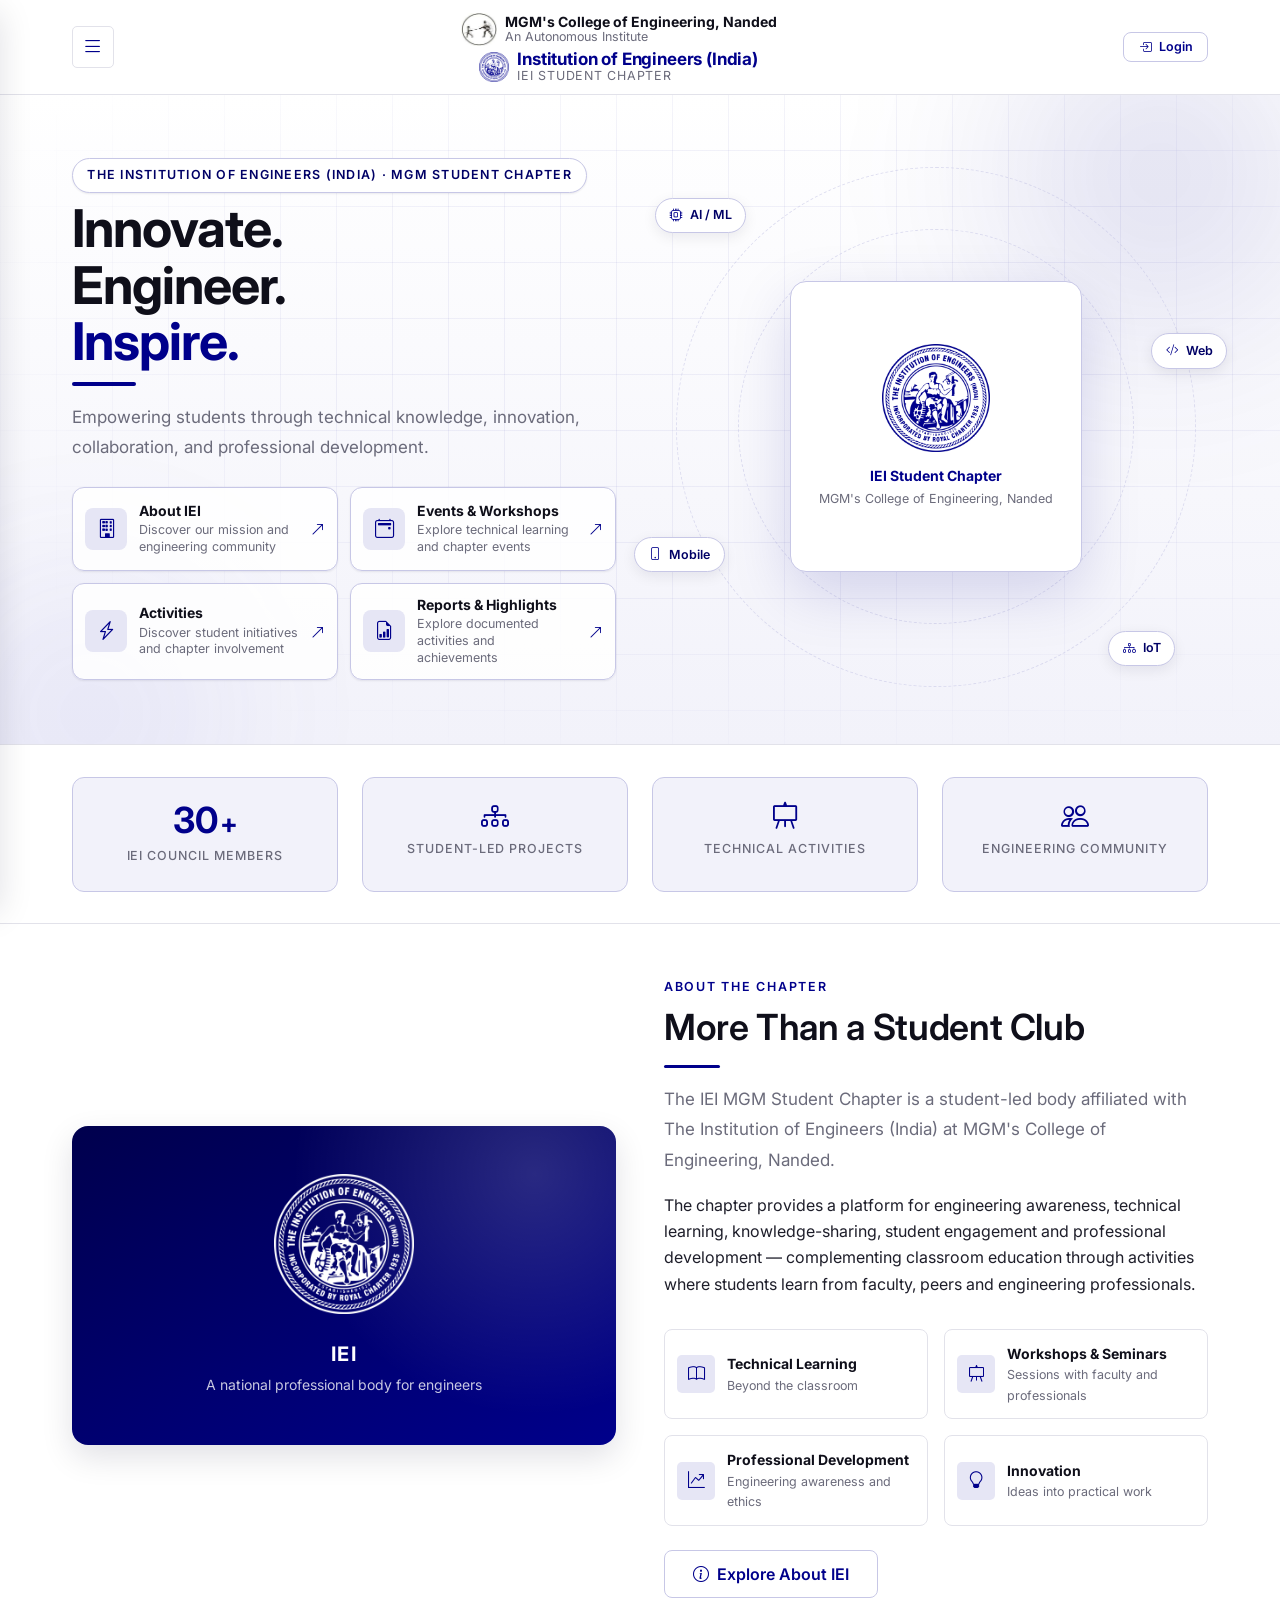
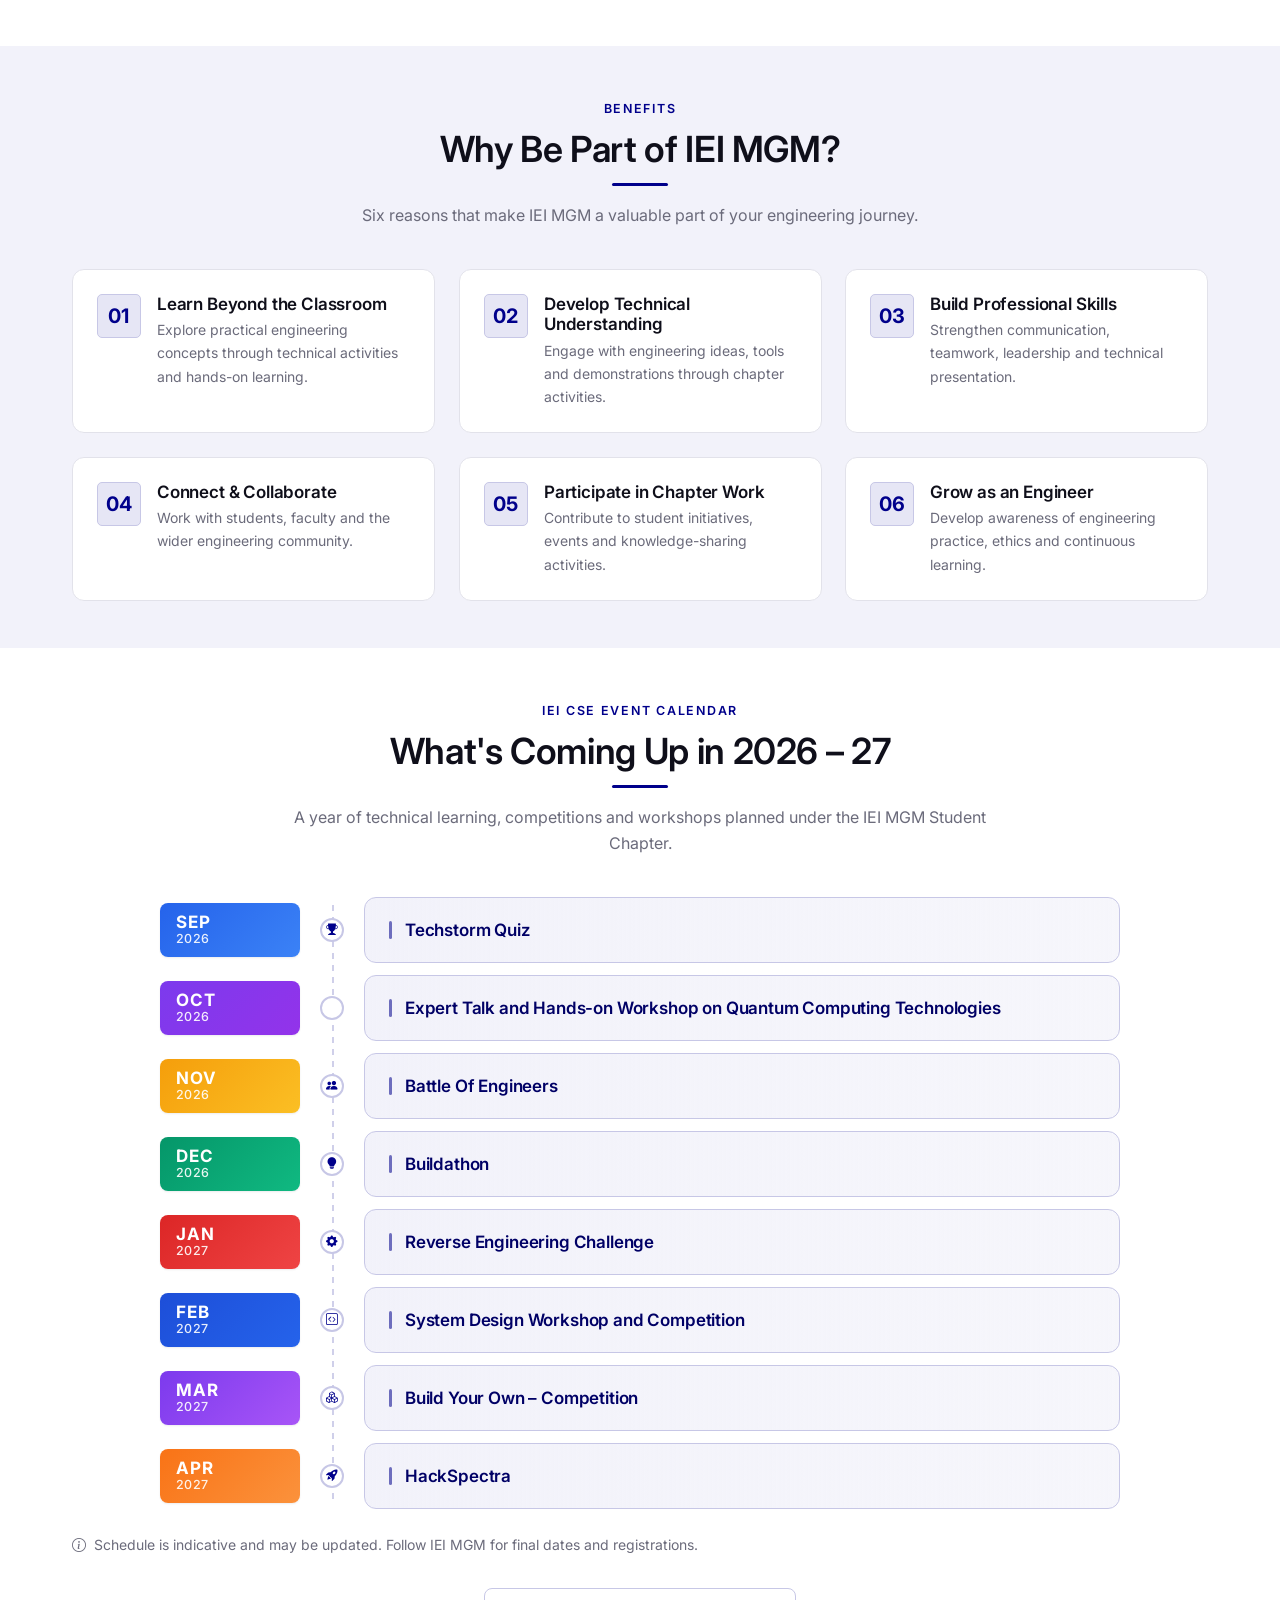
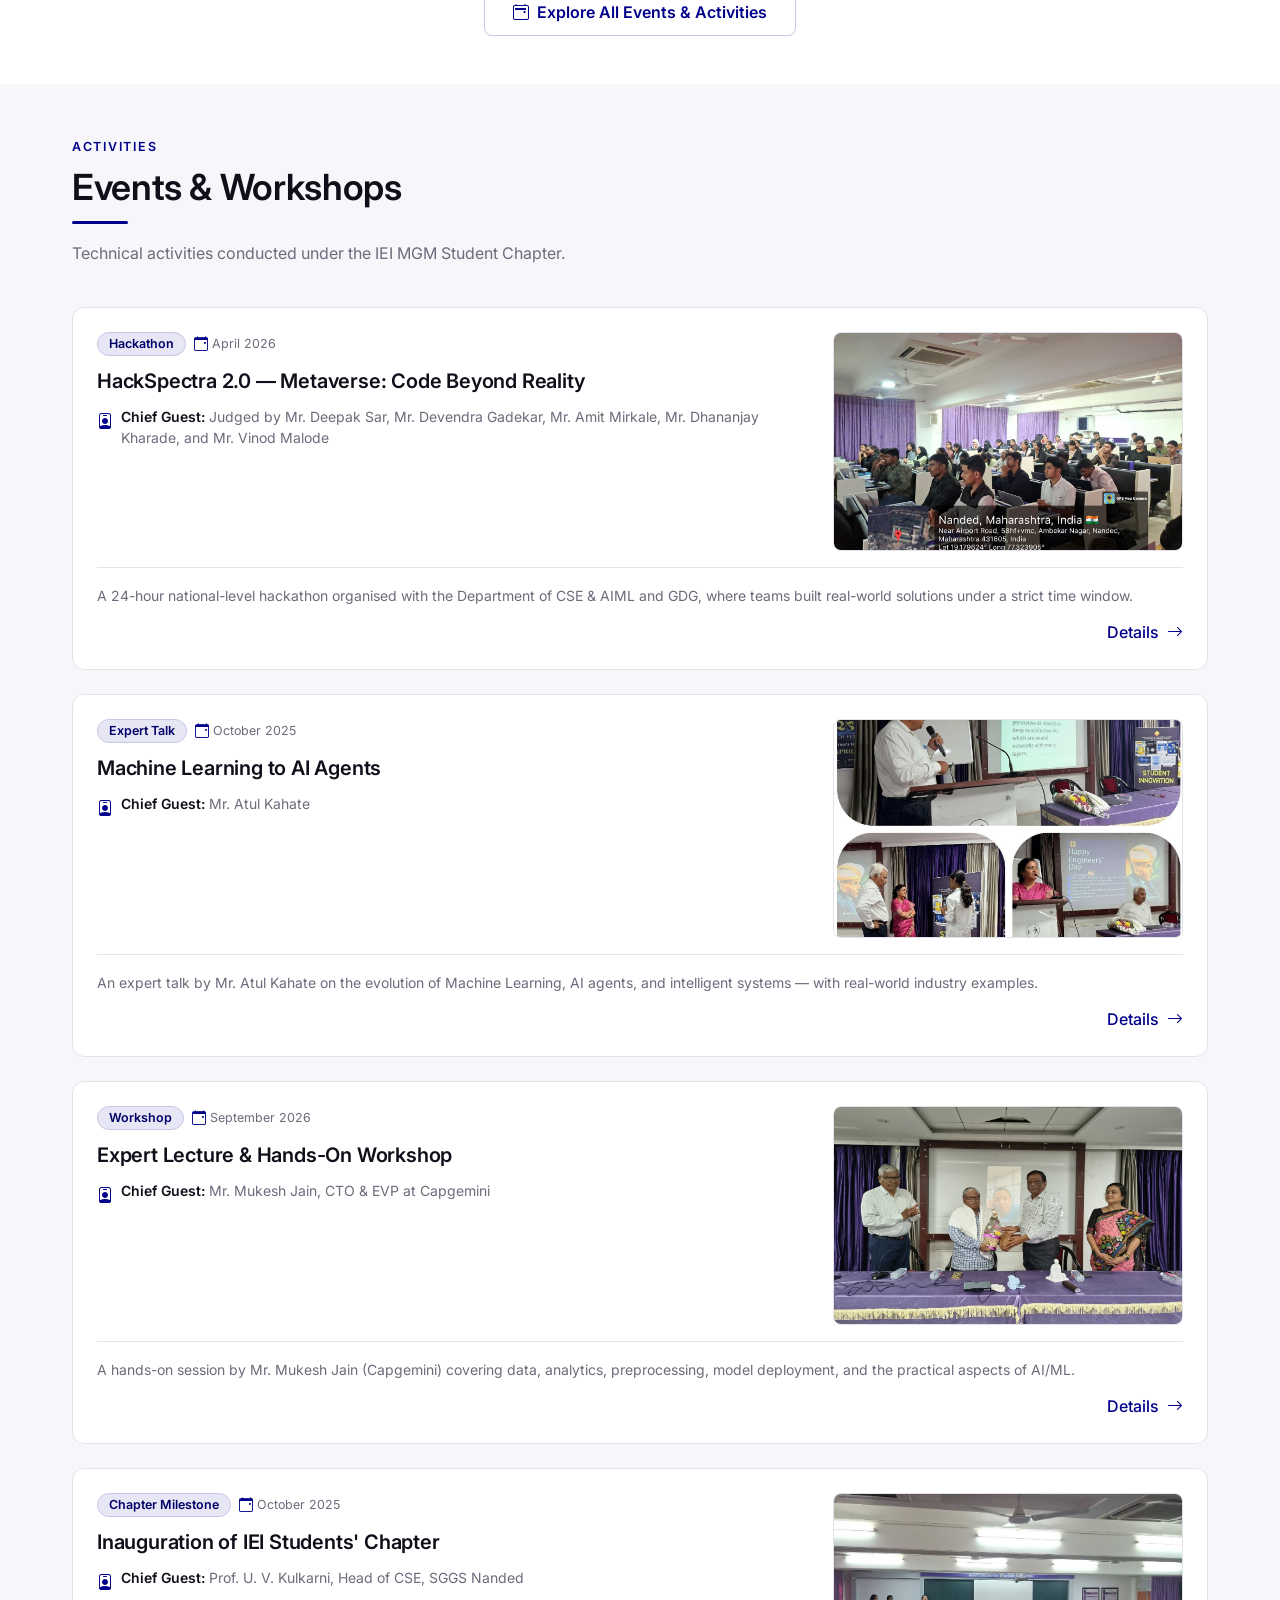
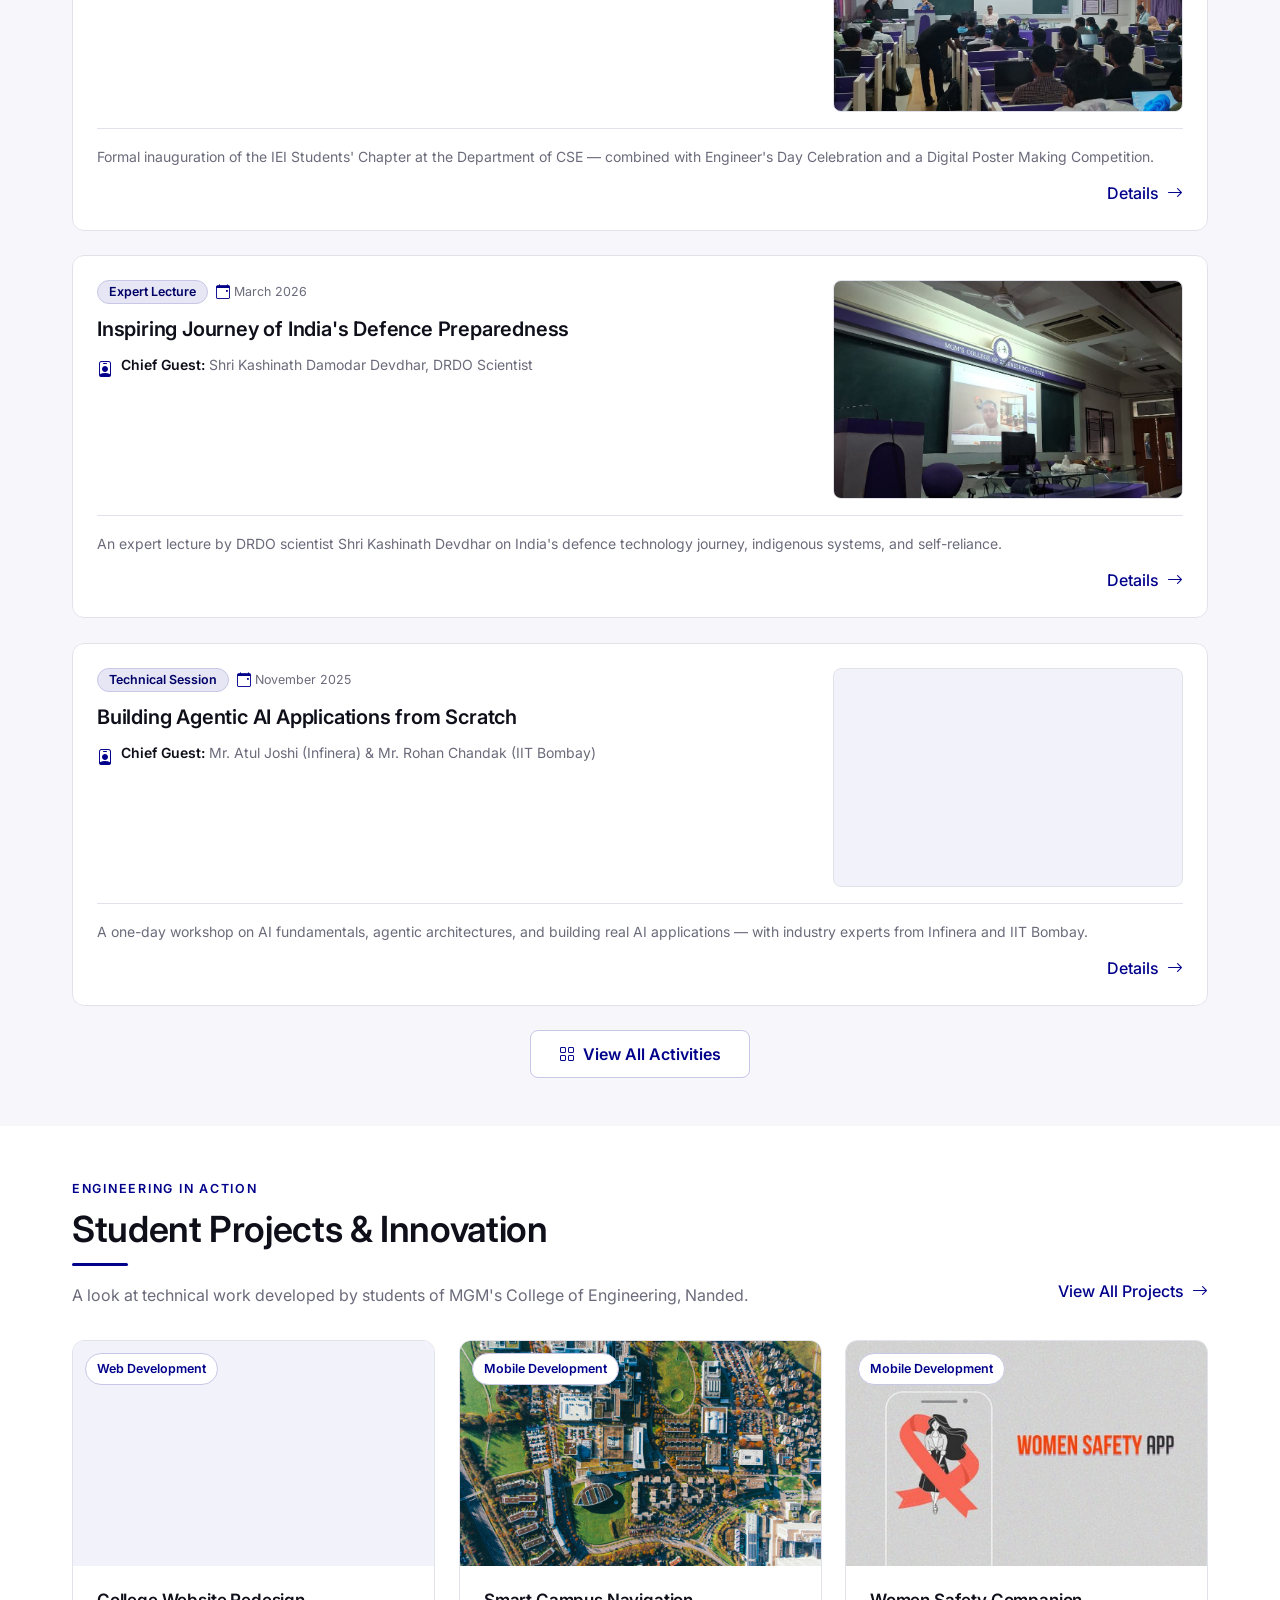
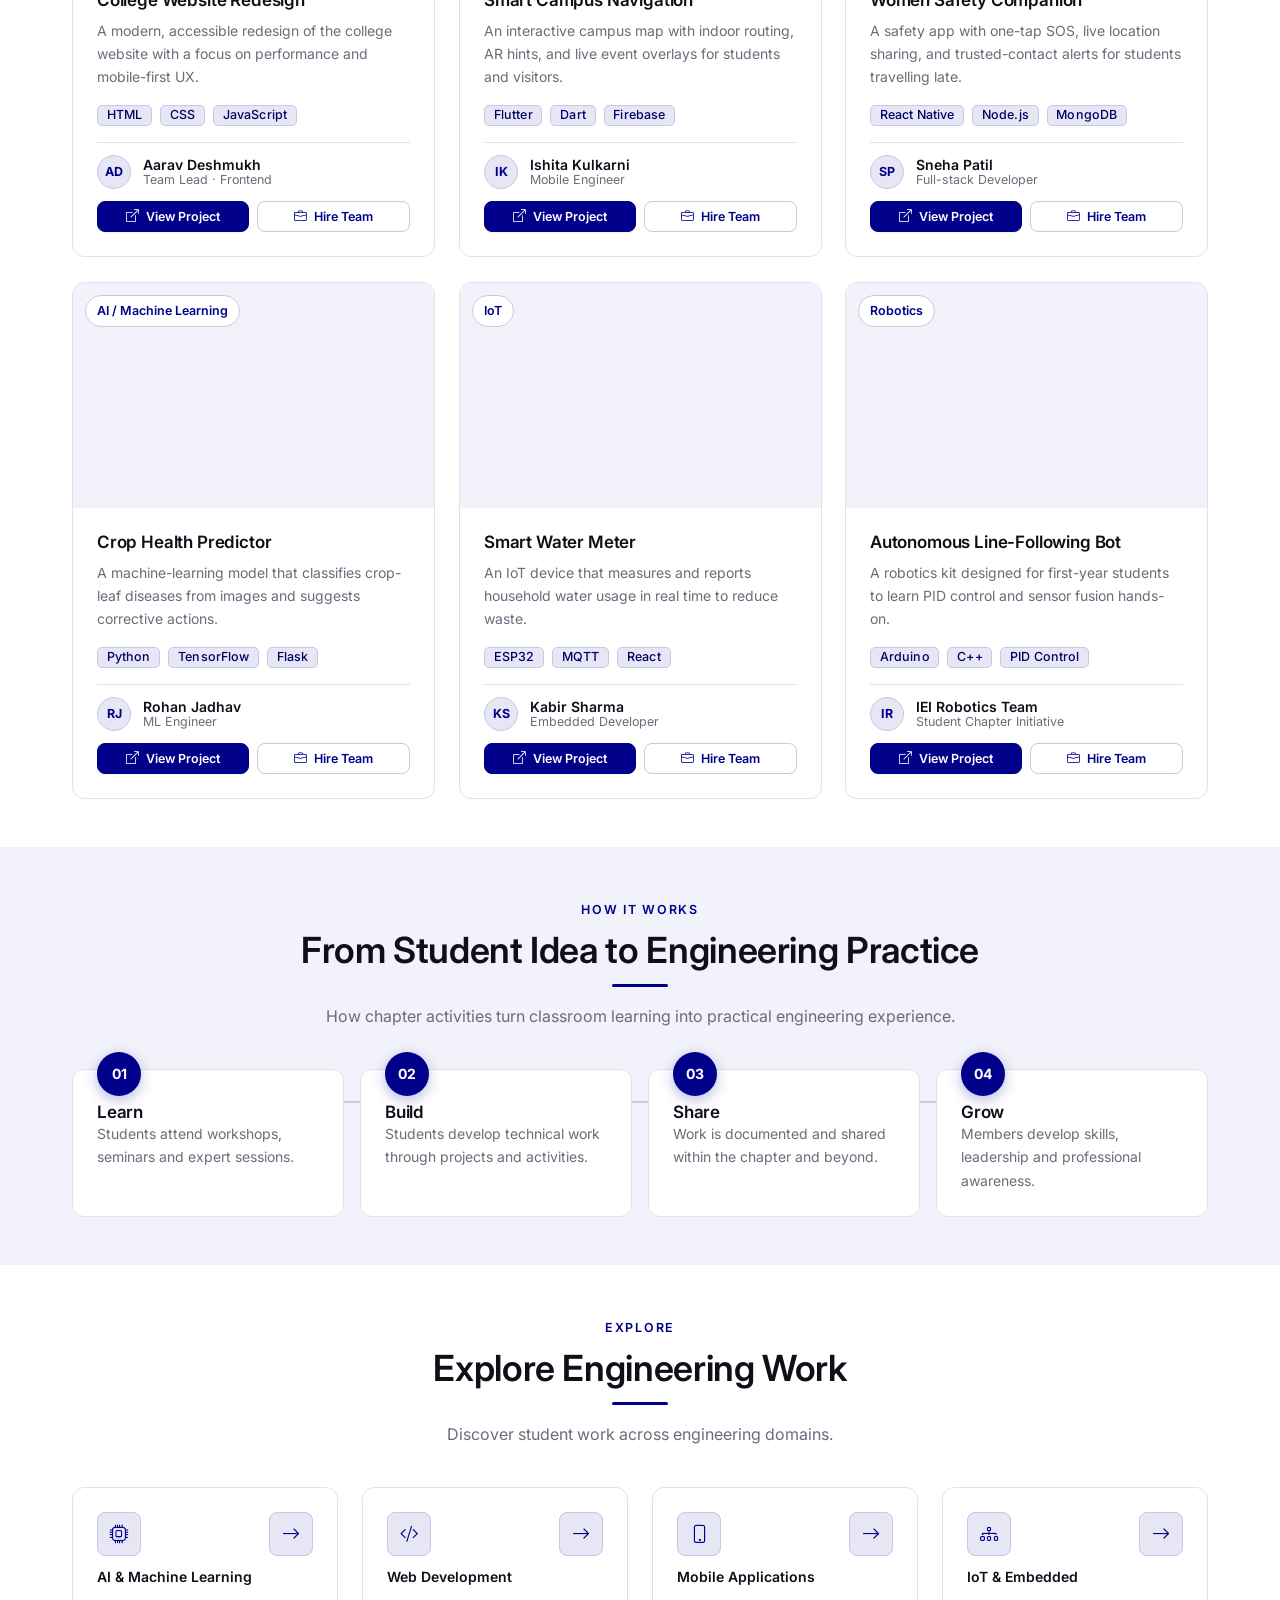
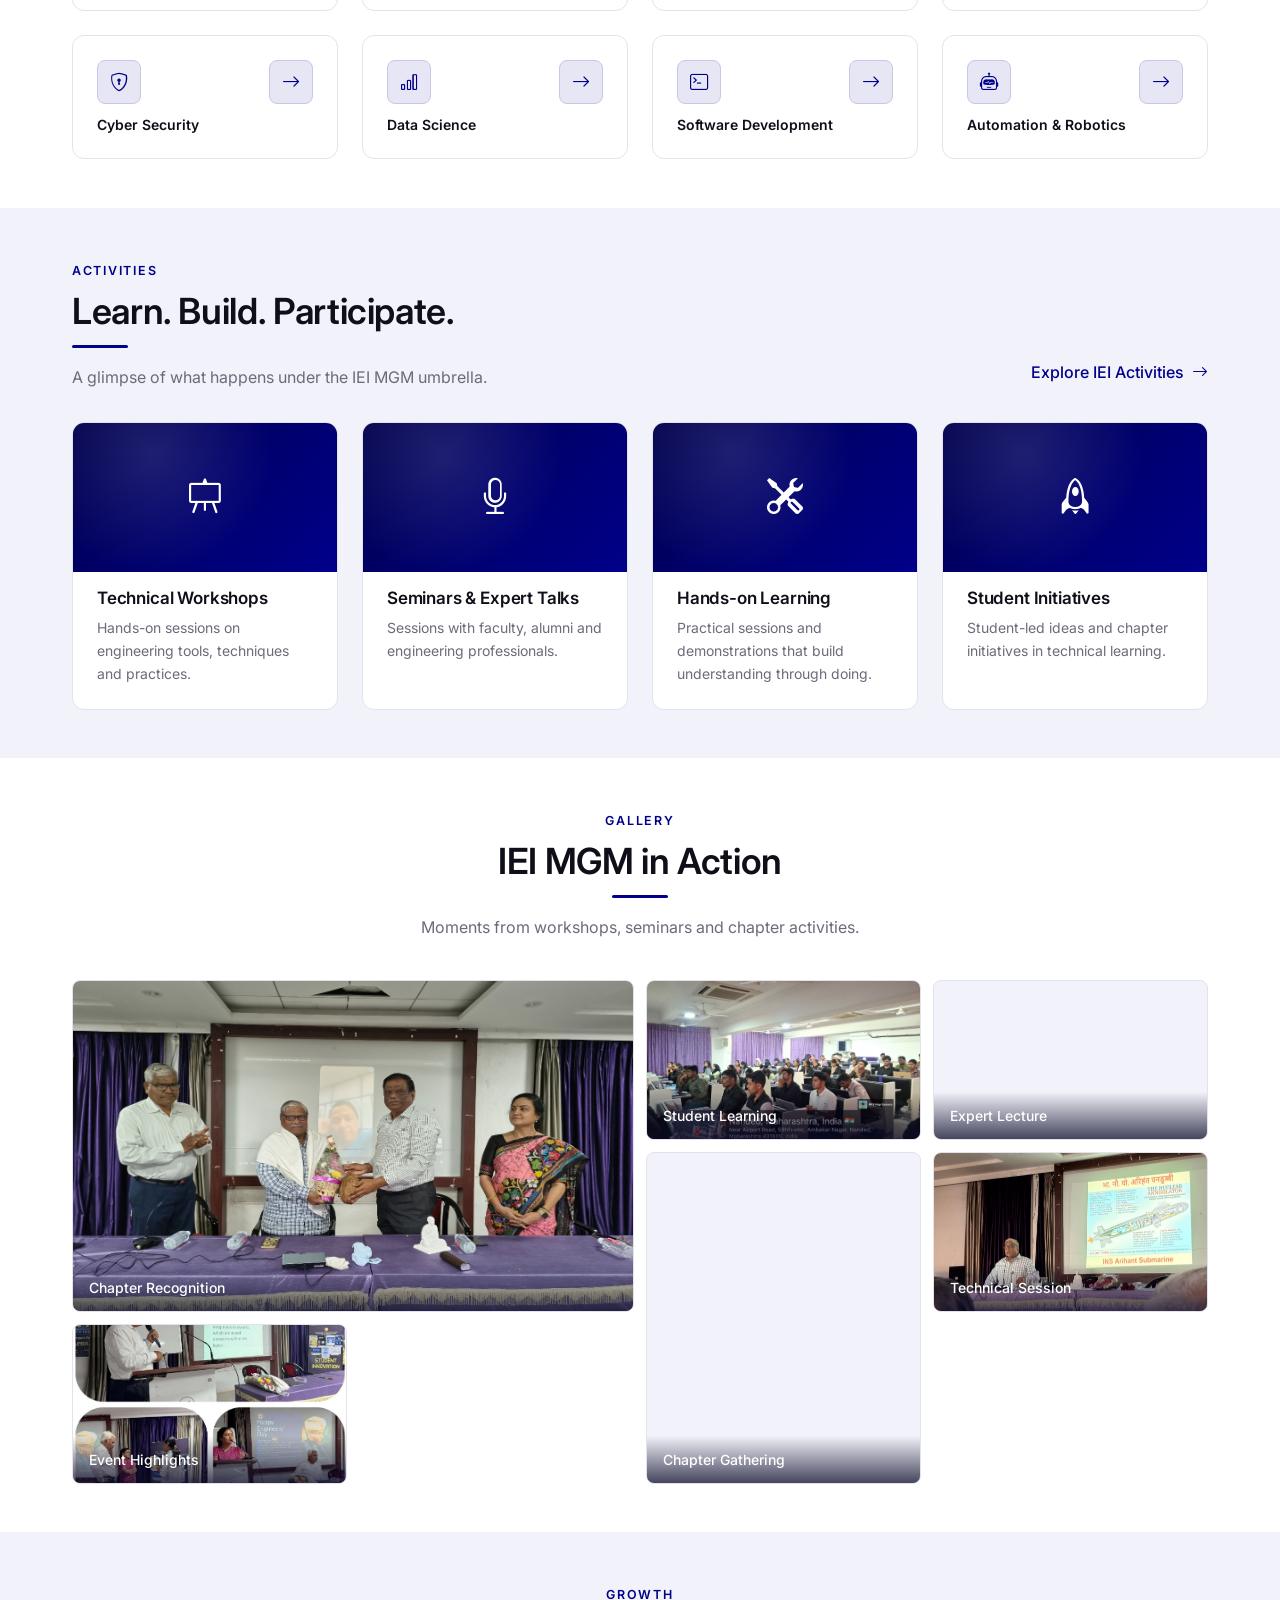
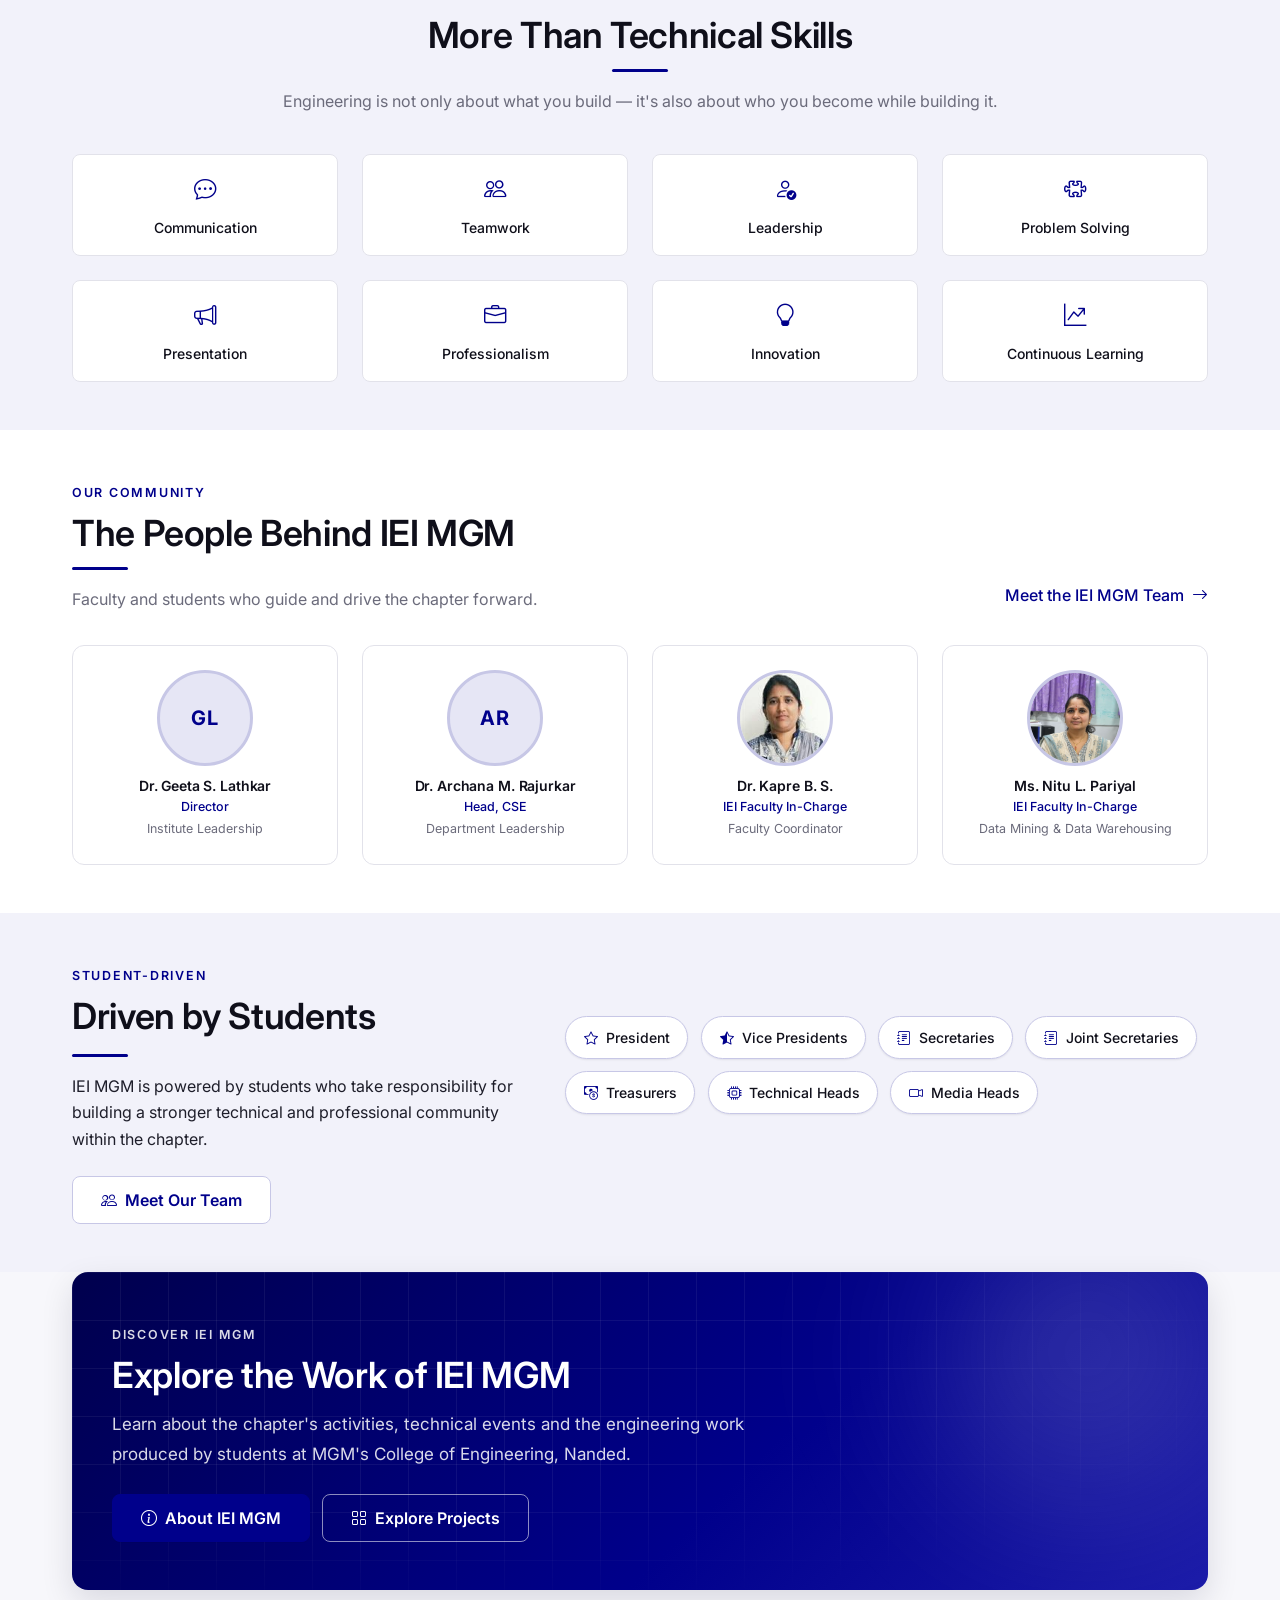
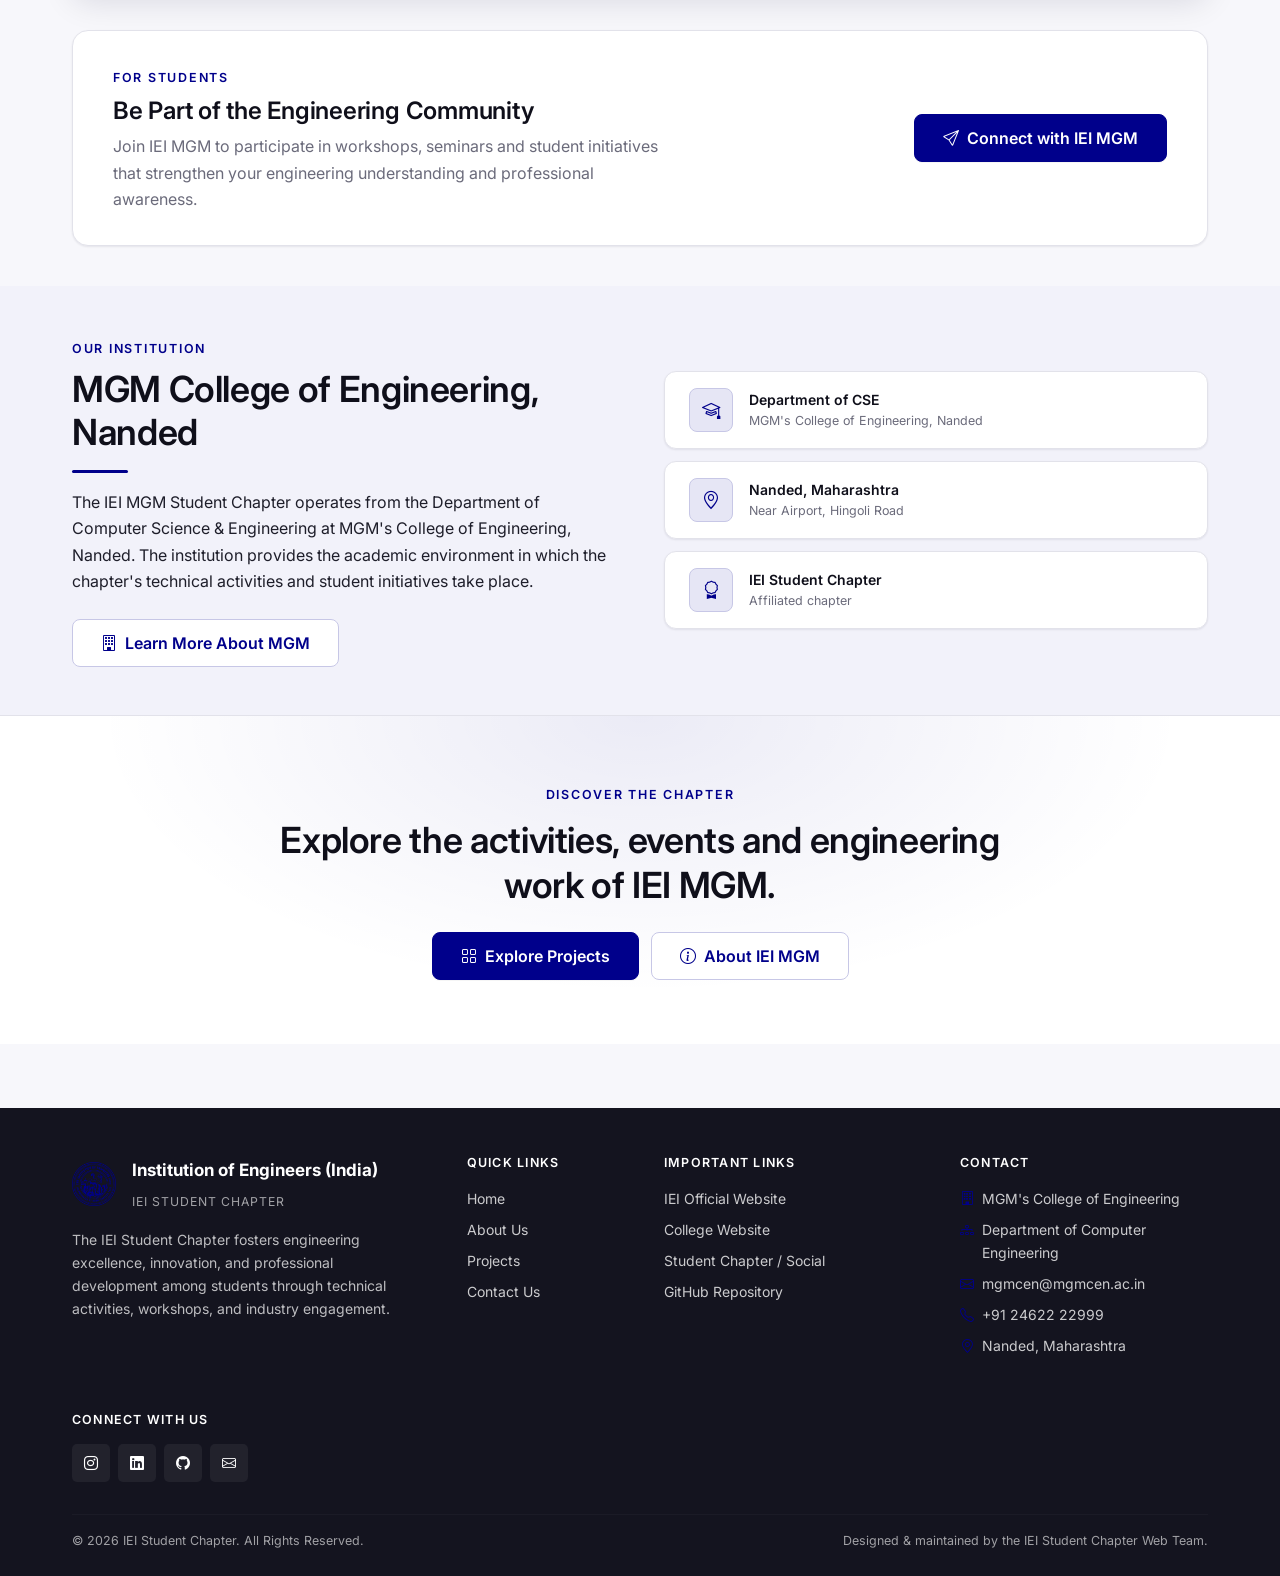
<file: index.html>
<!DOCTYPE html>
<html lang="en">
<head>
    <meta charset="UTF-8">
    <meta name="viewport" content="width=device-width, initial-scale=1.0">

    <title>IEI MGM | Innovate. Engineer. Inspire.</title>
    <meta name="description" content="The IEI MGM Student Chapter at MGM's College of Engineering, Nanded — technical activities, workshops, engineering events, activities and initiatives for engineering students.">
    <meta name="theme-color" content="#00008B">

    <!-- Open Graph -->
    <meta property="og:type" content="website">
    <meta property="og:title" content="IEI MGM | Innovate. Engineer. Inspire.">
    <meta property="og:description" content="The IEI MGM Student Chapter at MGM's College of Engineering, Nanded — technical activities, workshops, engineering events, activities and initiatives.">
    <meta property="og:image" content="assets/images/logos/iei-logo.png">
    <meta property="og:locale" content="en_IN">

    <!-- Favicons -->
    <link rel="icon" type="image/svg+xml" href="assets/images/favicon/favicon.svg">
    <link rel="icon" type="image/png" sizes="96x96" href="assets/images/favicon/favicon-96x96.png">
    <link rel="shortcut icon" href="assets/images/favicon/favicon.ico">
    <link rel="apple-touch-icon" sizes="180x180" href="assets/images/favicon/apple-touch-icon.png">
    <link rel="manifest" href="assets/images/favicon/site.webmanifest">
    <meta name="msapplication-TileColor" content="#00008B">
    <meta name="msapplication-config" content="assets/images/favicon/browserconfig.xml">

    <!-- Fonts + Bootstrap + Icons -->
    <link rel="preconnect" href="https://fonts.googleapis.com">
    <link rel="preconnect" href="https://fonts.gstatic.com" crossorigin>
    <link href="https://fonts.googleapis.com/css2?family=Inter:wght@400;500;600;700;800&display=swap" rel="stylesheet">
    <link href="https://cdn.jsdelivr.net/npm/bootstrap@5.3.3/dist/css/bootstrap.min.css" rel="stylesheet">
    <link href="https://cdn.jsdelivr.net/npm/bootstrap-icons@1.11.3/font/bootstrap-icons.css" rel="stylesheet">

    <!-- Global styles -->
    <link rel="stylesheet" href="assets/css/style.css">
</head>
<body>

    <div data-include="includes/header.html"></div>
    <div data-include="includes/sidebar.html"></div>

    <main id="main-content" role="main">

        <!-- ============================================================
             1. HERO
             ============================================================ -->
        <section class="home-hero" aria-label="IEI MGM introduction">
            <div class="home-hero-bg" aria-hidden="true">
                <span class="home-hero-grid"></span>
                <span class="home-hero-glow home-hero-glow-1"></span>
                <span class="home-hero-glow home-hero-glow-2"></span>
            </div>

            <div class="container-iei">
                <div class="row align-items-center g-5 home-hero-row">

                    <div class="col-12 col-lg-6 home-hero-copy">
                        <span class="eyebrow home-hero-eyebrow">
                            The Institution of Engineers (India) · MGM Student Chapter
                        </span>

                        <h1 class="home-hero-title">
                            Innovate.<br>
                            Engineer.<br>
                            <span class="home-hero-title-accent">Inspire.</span>
                        </h1>

                        <p class="home-hero-lead">
                            Empowering students through technical knowledge, innovation,
                            collaboration, and professional development.
                        </p>

                        <div class="home-hero-actions">
                            <a href="aboutUs.html" class="home-hero-link-card">
                                <span class="home-hero-link-icon" aria-hidden="true">
                                    <i class="bi bi-building"></i>
                                </span>
                                <span class="home-hero-link-copy">
                                    <strong>About IEI</strong>
                                    <small>Discover our mission and engineering community</small>
                                </span>
                                <i class="bi bi-arrow-up-right home-hero-link-arrow" aria-hidden="true"></i>
                            </a>
                            <a href="aboutUs.html" class="home-hero-link-card">
                                <span class="home-hero-link-icon" aria-hidden="true">
                                    <i class="bi bi-calendar2-event"></i>
                                </span>
                                <span class="home-hero-link-copy">
                                    <strong>Events &amp; Workshops</strong>
                                    <small>Explore technical learning and chapter events</small>
                                </span>
                                <i class="bi bi-arrow-up-right home-hero-link-arrow" aria-hidden="true"></i>
                            </a>
                            <a href="aboutUs.html" class="home-hero-link-card">
                                <span class="home-hero-link-icon" aria-hidden="true">
                                    <i class="bi bi-lightning-charge"></i>
                                </span>
                                <span class="home-hero-link-copy">
                                    <strong>Activities</strong>
                                    <small>Discover student initiatives and chapter involvement</small>
                                </span>
                                <i class="bi bi-arrow-up-right home-hero-link-arrow" aria-hidden="true"></i>
                            </a>
                            <a href="aboutUs.html" class="home-hero-link-card">
                                <span class="home-hero-link-icon" aria-hidden="true">
                                    <i class="bi bi-file-earmark-bar-graph"></i>
                                </span>
                                <span class="home-hero-link-copy">
                                    <strong>Reports &amp; Highlights</strong>
                                    <small>Explore documented activities and achievements</small>
                                </span>
                                <i class="bi bi-arrow-up-right home-hero-link-arrow" aria-hidden="true"></i>
                            </a>
                        </div>

                        <!-- <a href="aboutUs.html" class="home-hero-sub-link">
                            Learn about IEI MGM
                            <i class="bi bi-arrow-right" aria-hidden="true"></i>
                        </a> -->
                    </div>

                    <div class="col-12 col-lg-6">
                        <div class="home-hero-visual" aria-hidden="true">
                            <span class="home-hero-orbit home-hero-orbit-1"></span>
                            <span class="home-hero-orbit home-hero-orbit-2"></span>
                            <span class="home-hero-orbit home-hero-orbit-3"></span>

                            <div class="home-hero-logo-card">
                                <img src="assets/images/logos/iei-logo.png"
                                     alt=""
                                     class="home-hero-logo"
                                     loading="eager"
                                     decoding="async">
                                <div class="home-hero-logo-caption">
                                    <strong>IEI Student Chapter</strong>
                                    <span>MGM's College of Engineering, Nanded</span>
                                </div>
                            </div>

                            <span class="home-hero-chip home-hero-chip-1">
                                <i class="bi bi-cpu"></i> AI / ML
                            </span>
                            <span class="home-hero-chip home-hero-chip-2">
                                <i class="bi bi-code-slash"></i> Web
                            </span>
                            <span class="home-hero-chip home-hero-chip-3">
                                <i class="bi bi-phone"></i> Mobile
                            </span>
                            <span class="home-hero-chip home-hero-chip-4">
                                <i class="bi bi-diagram-3"></i> IoT
                            </span>
                        </div>
                    </div>

                </div>
            </div>
        </section>

        <!-- ============================================================
             2. STATS
             ============================================================ -->
        <section class="home-stats section-sm" aria-label="Chapter highlights">
            <div class="container-iei">
                <div class="row g-3 g-md-4">
                    <div class="col-6 col-lg-3">
                        <div class="home-stat reveal">
                            <span class="home-stat-value">
                                <span data-count="30">0</span><span class="home-stat-suffix">+</span>
                            </span>
                            <span class="home-stat-label">IEI Council Members</span>
                        </div>
                    </div>
                    <div class="col-6 col-lg-3">
                        <div class="home-stat reveal reveal-delay-1">
                            <span class="home-stat-value">
                                <i class="bi bi-diagram-3 home-stat-icon" aria-hidden="true"></i>
                            </span>
                            <span class="home-stat-label">Student-Led Projects</span>
                        </div>
                    </div>
                    <div class="col-6 col-lg-3">
                        <div class="home-stat reveal reveal-delay-2">
                            <span class="home-stat-value">
                                <i class="bi bi-easel home-stat-icon" aria-hidden="true"></i>
                            </span>
                            <span class="home-stat-label">Technical Activities</span>
                        </div>
                    </div>
                    <div class="col-6 col-lg-3">
                        <div class="home-stat reveal reveal-delay-3">
                            <span class="home-stat-value">
                                <i class="bi bi-people home-stat-icon" aria-hidden="true"></i>
                            </span>
                            <span class="home-stat-label">Engineering Community</span>
                        </div>
                    </div>
                </div>
            </div>
        </section>

        <!-- ============================================================
             3. WHAT IS IEI?
             ============================================================ -->
        <section class="section home-about" aria-labelledby="home-about-title">
            <div class="container-iei">
                <div class="row align-items-center g-5">

                    <div class="col-12 col-lg-6 reveal">
                        <div class="home-about-visual">
                            <img src="assets/images/logos/iei-logo.png"
                                 alt="Institution of Engineers (India) logo"
                                 class="home-about-logo"
                                 loading="lazy"
                                 decoding="async">
                            <div class="home-about-caption">
                                <strong>IEI</strong>
                                <span>A national professional body for engineers</span>
                            </div>
                        </div>
                    </div>

                    <div class="col-12 col-lg-6 reveal reveal-delay-1">
                        <span class="eyebrow">About the Chapter</span>
                        <h2 id="home-about-title">More Than a Student Club</h2>
                        <div class="divider-iei home-heading-divider"></div>

                        <p class="lead-iei">
                            The IEI MGM Student Chapter is a student-led body affiliated
                            with The Institution of Engineers (India) at MGM's College of
                            Engineering, Nanded.
                        </p>
                        <p>
                            The chapter provides a platform for engineering awareness,
                            technical learning, knowledge-sharing, student engagement and
                            professional development — complementing classroom education
                            through activities where students learn from faculty, peers
                            and engineering professionals.
                        </p>

                        <div class="row g-3 mt-3 home-about-features">
                            <div class="col-12 col-sm-6">
                                <div class="home-about-feature">
                                    <i class="bi bi-book" aria-hidden="true"></i>
                                    <div>
                                        <strong>Technical Learning</strong>
                                        <span>Beyond the classroom</span>
                                    </div>
                                </div>
                            </div>
                            <div class="col-12 col-sm-6">
                                <div class="home-about-feature">
                                    <i class="bi bi-easel" aria-hidden="true"></i>
                                    <div>
                                        <strong>Workshops &amp; Seminars</strong>
                                        <span>Sessions with faculty and professionals</span>
                                    </div>
                                </div>
                            </div>
                            <div class="col-12 col-sm-6">
                                <div class="home-about-feature">
                                    <i class="bi bi-graph-up-arrow" aria-hidden="true"></i>
                                    <div>
                                        <strong>Professional Development</strong>
                                        <span>Engineering awareness and ethics</span>
                                    </div>
                                </div>
                            </div>
                            <div class="col-12 col-sm-6">
                                <div class="home-about-feature">
                                    <i class="bi bi-lightbulb" aria-hidden="true"></i>
                                    <div>
                                        <strong>Innovation</strong>
                                        <span>Ideas into practical work</span>
                                    </div>
                                </div>
                            </div>
                        </div>

                        <a href="aboutUs.html" class="btn-iei-outline btn-iei-lg mt-4">
                            <i class="bi bi-info-circle" aria-hidden="true"></i>
                            Explore About IEI
                        </a>
                    </div>

                </div>
            </div>
        </section>

        <!-- ============================================================
             4. WHY IEI MGM
             ============================================================ -->
        <section class="section section-tint home-why" aria-labelledby="home-why-title">
            <div class="container-iei">
                <div class="section-heading text-center reveal">
                    <span class="eyebrow">Benefits</span>
                    <h2 id="home-why-title">Why Be Part of IEI MGM?</h2>
                    <div class="divider"></div>
                    <p>Six reasons that make IEI MGM a valuable part of your engineering journey.</p>
                </div>

                <div class="row g-4">
                    <div class="col-12 col-md-6 col-lg-4">
                        <div class="home-reason reveal">
                            <span class="home-reason-num">01</span>
                            <div class="home-reason-body">
                                <h3 class="home-reason-title">Learn Beyond the Classroom</h3>
                                <p class="home-reason-text">Explore practical engineering concepts through technical activities and hands-on learning.</p>
                            </div>
                        </div>
                    </div>
                    <div class="col-12 col-md-6 col-lg-4">
                        <div class="home-reason reveal reveal-delay-1">
                            <span class="home-reason-num">02</span>
                            <div class="home-reason-body">
                                <h3 class="home-reason-title">Develop Technical Understanding</h3>
                                <p class="home-reason-text">Engage with engineering ideas, tools and demonstrations through chapter activities.</p>
                            </div>
                        </div>
                    </div>
                    <div class="col-12 col-md-6 col-lg-4">
                        <div class="home-reason reveal reveal-delay-2">
                            <span class="home-reason-num">03</span>
                            <div class="home-reason-body">
                                <h3 class="home-reason-title">Build Professional Skills</h3>
                                <p class="home-reason-text">Strengthen communication, teamwork, leadership and technical presentation.</p>
                            </div>
                        </div>
                    </div>
                    <div class="col-12 col-md-6 col-lg-4">
                        <div class="home-reason reveal">
                            <span class="home-reason-num">04</span>
                            <div class="home-reason-body">
                                <h3 class="home-reason-title">Connect &amp; Collaborate</h3>
                                <p class="home-reason-text">Work with students, faculty and the wider engineering community.</p>
                            </div>
                        </div>
                    </div>
                    <div class="col-12 col-md-6 col-lg-4">
                        <div class="home-reason reveal reveal-delay-1">
                            <span class="home-reason-num">05</span>
                            <div class="home-reason-body">
                                <h3 class="home-reason-title">Participate in Chapter Work</h3>
                                <p class="home-reason-text">Contribute to student initiatives, events and knowledge-sharing activities.</p>
                            </div>
                        </div>
                    </div>
                    <div class="col-12 col-md-6 col-lg-4">
                        <div class="home-reason reveal reveal-delay-2">
                            <span class="home-reason-num">06</span>
                            <div class="home-reason-body">
                                <h3 class="home-reason-title">Grow as an Engineer</h3>
                                <p class="home-reason-text">Develop awareness of engineering practice, ethics and continuous learning.</p>
                            </div>
                        </div>
                    </div>
                </div>
            </div>
        </section>

        <!-- ============================================================
             4b. EVENT CALENDAR 2026–27
             ============================================================ -->
        <section class="section home-calendar" aria-labelledby="home-calendar-title">
            <div class="container-iei">

                <div class="section-heading text-center reveal">
                    <span class="eyebrow">IEI CSE Event Calendar</span>
                    <h2 id="home-calendar-title">What's Coming Up in 2026&nbsp;–&nbsp;27</h2>
                    <div class="divider"></div>
                    <p>A year of technical learning, competitions and workshops planned under the IEI MGM Student Chapter.</p>
                </div>

                <ol class="event-calendar" aria-label="IEI CSE event calendar 2026 to 2027">
                    <li class="event-calendar-row reveal">
                        <span class="event-calendar-month event-calendar-month-sep">
                            <span class="event-calendar-month-abbr">SEP</span>
                            <span class="event-calendar-month-year">2026</span>
                        </span>
                        <span class="event-calendar-node" aria-hidden="true">
                            <i class="bi bi-trophy-fill"></i>
                        </span>
                        <div class="event-calendar-body">
                            <h3 class="event-calendar-title">Techstorm Quiz</h3>
                        </div>
                    </li>

                    <li class="event-calendar-row reveal">
                        <span class="event-calendar-month event-calendar-month-oct">
                            <span class="event-calendar-month-abbr">OCT</span>
                            <span class="event-calendar-month-year">2026</span>
                        </span>
                        <span class="event-calendar-node" aria-hidden="true">
                            <i class="bi bi-atom"></i>
                        </span>
                        <div class="event-calendar-body">
                            <h3 class="event-calendar-title">Expert Talk and Hands-on Workshop on Quantum Computing Technologies</h3>
                        </div>
                    </li>

                    <li class="event-calendar-row reveal">
                        <span class="event-calendar-month event-calendar-month-nov">
                            <span class="event-calendar-month-abbr">NOV</span>
                            <span class="event-calendar-month-year">2026</span>
                        </span>
                        <span class="event-calendar-node" aria-hidden="true">
                            <i class="bi bi-people-fill"></i>
                        </span>
                        <div class="event-calendar-body">
                            <h3 class="event-calendar-title">Battle Of Engineers</h3>
                        </div>
                    </li>

                    <li class="event-calendar-row reveal">
                        <span class="event-calendar-month event-calendar-month-dec">
                            <span class="event-calendar-month-abbr">DEC</span>
                            <span class="event-calendar-month-year">2026</span>
                        </span>
                        <span class="event-calendar-node" aria-hidden="true">
                            <i class="bi bi-lightbulb-fill"></i>
                        </span>
                        <div class="event-calendar-body">
                            <h3 class="event-calendar-title">Buildathon</h3>
                        </div>
                    </li>

                    <li class="event-calendar-row reveal">
                        <span class="event-calendar-month event-calendar-month-jan">
                            <span class="event-calendar-month-abbr">JAN</span>
                            <span class="event-calendar-month-year">2027</span>
                        </span>
                        <span class="event-calendar-node" aria-hidden="true">
                            <i class="bi bi-gear-fill"></i>
                        </span>
                        <div class="event-calendar-body">
                            <h3 class="event-calendar-title">Reverse Engineering Challenge</h3>
                        </div>
                    </li>

                    <li class="event-calendar-row reveal">
                        <span class="event-calendar-month event-calendar-month-feb">
                            <span class="event-calendar-month-abbr">FEB</span>
                            <span class="event-calendar-month-year">2027</span>
                        </span>
                        <span class="event-calendar-node" aria-hidden="true">
                            <i class="bi bi-code-square"></i>
                        </span>
                        <div class="event-calendar-body">
                            <h3 class="event-calendar-title">System Design Workshop and Competition</h3>
                        </div>
                    </li>

                    <li class="event-calendar-row reveal">
                        <span class="event-calendar-month event-calendar-month-mar">
                            <span class="event-calendar-month-abbr">MAR</span>
                            <span class="event-calendar-month-year">2027</span>
                        </span>
                        <span class="event-calendar-node" aria-hidden="true">
                            <i class="bi bi-boxes"></i>
                        </span>
                        <div class="event-calendar-body">
                            <h3 class="event-calendar-title">Build Your Own – Competition</h3>
                        </div>
                    </li>

                    <li class="event-calendar-row reveal">
                        <span class="event-calendar-month event-calendar-month-apr">
                            <span class="event-calendar-month-abbr">APR</span>
                            <span class="event-calendar-month-year">2027</span>
                        </span>
                        <span class="event-calendar-node" aria-hidden="true">
                            <i class="bi bi-rocket-takeoff-fill"></i>
                        </span>
                        <div class="event-calendar-body">
                            <h3 class="event-calendar-title">HackSpectra</h3>
                        </div>
                    </li>
                </ol>

                <p class="event-calendar-note text-muted-iei small text-center mt-4">
                    <i class="bi bi-info-circle" aria-hidden="true"></i>
                    Schedule is indicative and may be updated. Follow IEI MGM for final dates and registrations.
                </p>

                <div class="text-center mt-3">
                    <a href="aboutUs.html" class="btn-iei-outline btn-iei-lg">
                        <i class="bi bi-calendar2-event" aria-hidden="true"></i>
                        Explore All Events &amp; Activities
                    </a>
                </div>

            </div>
        </section>

        <!-- ============================================================
             SECTION 4c — EVENTS & WORKSHOPS
             ============================================================ -->
        <section id="about-events" class="section about-events">
            <div class="container-iei">
                <div class="section-heading reveal">
                    <span class="eyebrow">Activities</span>
                    <h2>Events &amp; Workshops</h2>
                    <div class="divider"></div>
                    <p>Technical activities conducted under the IEI MGM Student Chapter.</p>
                </div>

                <div id="aboutEventsGrid" class="row g-4" aria-live="polite"></div>

                <!-- Placeholder note when data is empty -->
                <p class="about-events-note text-muted-iei small mt-3 d-none" id="aboutEventsEmpty">
                    <i class="bi bi-info-circle" aria-hidden="true"></i>
                    More events will be added as they are conducted and documented.
                </p>

                <div class="text-center mt-4">
                    <a href="projects.html" class="btn-iei-outline btn-iei-lg">
                        <i class="bi bi-grid" aria-hidden="true"></i>
                        View All Activities
                    </a>
                </div>
            </div>
        </section>

        <!-- ============================================================
             5. FEATURED PROJECTS
             ============================================================ -->
        <section class="section home-projects" aria-labelledby="home-projects-title">
            <div class="container-iei">
                <div class="home-section-head">
                    <div class="reveal">
                        <span class="eyebrow">Engineering in Action</span>
                        <h2 id="home-projects-title">Student Projects &amp; Innovation</h2>
                        <div class="divider-iei home-heading-divider"></div>
                        <p class="text-muted-iei mb-0">
                            A look at technical work developed by students of MGM's College of Engineering, Nanded.
                        </p>
                    </div>
                    <a href="projects.html" class="link-iei home-section-head-link">
                        View All Projects
                        <i class="bi bi-arrow-right" aria-hidden="true"></i>
                    </a>
                </div>

                <!-- Populated by JS from window.IEI_PROJECTS (same source as projects.html) -->
                <div id="homeProjectsGrid" class="row g-4" aria-live="polite"></div>
            </div>
        </section>

        <!-- ============================================================
             6. HOW IT WORKS
             ============================================================ -->
        <section class="section section-tint home-how" aria-labelledby="home-how-title">
            <div class="container-iei">
                <div class="section-heading text-center reveal">
                    <span class="eyebrow">How It Works</span>
                    <h2 id="home-how-title">From Student Idea to Engineering Practice</h2>
                    <div class="divider"></div>
                    <p>How chapter activities turn classroom learning into practical engineering experience.</p>
                </div>

                <ol class="home-steps" aria-label="Four-step process">
                    <li class="home-step reveal">
                        <span class="home-step-num">01</span>
                        <div class="home-step-body">
                            <h3 class="home-step-title">Learn</h3>
                            <p class="home-step-text">Students attend workshops, seminars and expert sessions.</p>
                        </div>
                    </li>
                    <li class="home-step reveal reveal-delay-1">
                        <span class="home-step-num">02</span>
                        <div class="home-step-body">
                            <h3 class="home-step-title">Build</h3>
                            <p class="home-step-text">Students develop technical work through projects and activities.</p>
                        </div>
                    </li>
                    <li class="home-step reveal reveal-delay-2">
                        <span class="home-step-num">03</span>
                        <div class="home-step-body">
                            <h3 class="home-step-title">Share</h3>
                            <p class="home-step-text">Work is documented and shared within the chapter and beyond.</p>
                        </div>
                    </li>
                    <li class="home-step reveal reveal-delay-3">
                        <span class="home-step-num">04</span>
                        <div class="home-step-body">
                            <h3 class="home-step-title">Grow</h3>
                            <p class="home-step-text">Members develop skills, leadership and professional awareness.</p>
                        </div>
                    </li>
                </ol>
            </div>
        </section>

        <!-- ============================================================
             7. PROJECT CATEGORIES
             ============================================================ -->
        <section class="section home-categories" aria-labelledby="home-categories-title">
            <div class="container-iei">
                <div class="section-heading text-center reveal">
                    <span class="eyebrow">Explore</span>
                    <h2 id="home-categories-title">Explore Engineering Work</h2>
                    <div class="divider"></div>
                    <p>Discover student work across engineering domains.</p>
                </div>

                <div class="row g-3 g-md-4">
                    <div class="col-6 col-md-4 col-lg-3">
                        <a href="projects.html" class="home-category reveal">
                            <i class="bi bi-cpu" aria-hidden="true"></i>
                            <span class="home-category-title">AI &amp; Machine Learning</span>
                            <span class="home-category-arrow"><i class="bi bi-arrow-right" aria-hidden="true"></i></span>
                        </a>
                    </div>
                    <div class="col-6 col-md-4 col-lg-3">
                        <a href="projects.html" class="home-category reveal reveal-delay-1">
                            <i class="bi bi-code-slash" aria-hidden="true"></i>
                            <span class="home-category-title">Web Development</span>
                            <span class="home-category-arrow"><i class="bi bi-arrow-right" aria-hidden="true"></i></span>
                        </a>
                    </div>
                    <div class="col-6 col-md-4 col-lg-3">
                        <a href="projects.html" class="home-category reveal reveal-delay-2">
                            <i class="bi bi-phone" aria-hidden="true"></i>
                            <span class="home-category-title">Mobile Applications</span>
                            <span class="home-category-arrow"><i class="bi bi-arrow-right" aria-hidden="true"></i></span>
                        </a>
                    </div>
                    <div class="col-6 col-md-4 col-lg-3">
                        <a href="projects.html" class="home-category reveal reveal-delay-3">
                            <i class="bi bi-diagram-3" aria-hidden="true"></i>
                            <span class="home-category-title">IoT &amp; Embedded</span>
                            <span class="home-category-arrow"><i class="bi bi-arrow-right" aria-hidden="true"></i></span>
                        </a>
                    </div>
                    <div class="col-6 col-md-4 col-lg-3">
                        <a href="projects.html" class="home-category reveal">
                            <i class="bi bi-shield-lock" aria-hidden="true"></i>
                            <span class="home-category-title">Cyber Security</span>
                            <span class="home-category-arrow"><i class="bi bi-arrow-right" aria-hidden="true"></i></span>
                        </a>
                    </div>
                    <div class="col-6 col-md-4 col-lg-3">
                        <a href="projects.html" class="home-category reveal reveal-delay-1">
                            <i class="bi bi-bar-chart" aria-hidden="true"></i>
                            <span class="home-category-title">Data Science</span>
                            <span class="home-category-arrow"><i class="bi bi-arrow-right" aria-hidden="true"></i></span>
                        </a>
                    </div>
                    <div class="col-6 col-md-4 col-lg-3">
                        <a href="projects.html" class="home-category reveal reveal-delay-2">
                            <i class="bi bi-terminal" aria-hidden="true"></i>
                            <span class="home-category-title">Software Development</span>
                            <span class="home-category-arrow"><i class="bi bi-arrow-right" aria-hidden="true"></i></span>
                        </a>
                    </div>
                    <div class="col-6 col-md-4 col-lg-3">
                        <a href="projects.html" class="home-category reveal reveal-delay-3">
                            <i class="bi bi-robot" aria-hidden="true"></i>
                            <span class="home-category-title">Automation &amp; Robotics</span>
                            <span class="home-category-arrow"><i class="bi bi-arrow-right" aria-hidden="true"></i></span>
                        </a>
                    </div>
                </div>
            </div>
        </section>

        <!-- ============================================================
             8. TECHNICAL ACTIVITIES
             ============================================================ -->
        <section class="section section-tint home-activities" aria-labelledby="home-activities-title">
            <div class="container-iei">
                <div class="home-section-head">
                    <div class="reveal">
                        <span class="eyebrow">Activities</span>
                        <h2 id="home-activities-title">Learn. Build. Participate.</h2>
                        <div class="divider-iei home-heading-divider"></div>
                        <p class="text-muted-iei mb-0">A glimpse of what happens under the IEI MGM umbrella.</p>
                    </div>
                    <a href="aboutUs.html" class="link-iei home-section-head-link">
                        Explore IEI Activities
                        <i class="bi bi-arrow-right" aria-hidden="true"></i>
                    </a>
                </div>

                <div class="row g-4">
                    <div class="col-12 col-md-6 col-lg-3">
                        <article class="home-activity reveal">
                            <div class="home-activity-media">
                                <span class="home-activity-icon"><i class="bi bi-easel" aria-hidden="true"></i></span>
                            </div>
                            <div class="home-activity-body">
                                <h3 class="home-activity-title">Technical Workshops</h3>
                                <p class="home-activity-desc">Hands-on sessions on engineering tools, techniques and practices.</p>
                            </div>
                        </article>
                    </div>
                    <div class="col-12 col-md-6 col-lg-3">
                        <article class="home-activity reveal reveal-delay-1">
                            <div class="home-activity-media">
                                <span class="home-activity-icon"><i class="bi bi-mic" aria-hidden="true"></i></span>
                            </div>
                            <div class="home-activity-body">
                                <h3 class="home-activity-title">Seminars &amp; Expert Talks</h3>
                                <p class="home-activity-desc">Sessions with faculty, alumni and engineering professionals.</p>
                            </div>
                        </article>
                    </div>
                    <div class="col-12 col-md-6 col-lg-3">
                        <article class="home-activity reveal reveal-delay-2">
                            <div class="home-activity-media">
                                <span class="home-activity-icon"><i class="bi bi-tools" aria-hidden="true"></i></span>
                            </div>
                            <div class="home-activity-body">
                                <h3 class="home-activity-title">Hands-on Learning</h3>
                                <p class="home-activity-desc">Practical sessions and demonstrations that build understanding through doing.</p>
                            </div>
                        </article>
                    </div>
                    <div class="col-12 col-md-6 col-lg-3">
                        <article class="home-activity reveal reveal-delay-3">
                            <div class="home-activity-media">
                                <span class="home-activity-icon"><i class="bi bi-rocket" aria-hidden="true"></i></span>
                            </div>
                            <div class="home-activity-body">
                                <h3 class="home-activity-title">Student Initiatives</h3>
                                <p class="home-activity-desc">Student-led ideas and chapter initiatives in technical learning.</p>
                            </div>
                        </article>
                    </div>
                </div>
            </div>
        </section>

        <!-- ============================================================
             9. IEI MGM IN ACTION — GALLERY
             ============================================================ -->
        <section class="section home-gallery" aria-labelledby="home-gallery-title">
            <div class="container-iei">
                <div class="section-heading text-center reveal">
                    <span class="eyebrow">Gallery</span>
                    <h2 id="home-gallery-title">IEI MGM in Action</h2>
                    <div class="divider"></div>
                    <p>Moments from workshops, seminars and chapter activities.</p>
                </div>

                <div class="home-gallery-grid">
                    <figure class="home-gallery-item home-gallery-item-lg reveal">
                        <img src="assets/images/events/fb124c99-aa74-4162-bfac-e80575dff085.jpg"
                             alt="IEI MGM faculty and guests at a chapter recognition event"
                             loading="lazy" decoding="async"
                             onerror="this.closest('.home-gallery-item').classList.add('is-placeholder')">
                        <figcaption>Chapter Recognition</figcaption>
                    </figure>
                    <figure class="home-gallery-item reveal reveal-delay-1">
                        <img src="assets/images/events/675bc050-b80d-48ed-b35e-b8f13c92a925.jpg"
                             alt="Students attending an engineering learning session"
                             loading="lazy" decoding="async"
                             onerror="this.closest('.home-gallery-item').classList.add('is-placeholder')">
                        <figcaption>Student Learning</figcaption>
                    </figure>
                    <figure class="home-gallery-item reveal reveal-delay-2">
                        <img src="assets/images/events/55c9c81b-f019-45e4-aef3-ea453f6ef3ef.jpg"
                             alt="Guest speaker presenting at an IEI MGM technical session"
                             loading="lazy" decoding="async"
                             onerror="this.closest('.home-gallery-item').classList.add('is-placeholder')">
                        <figcaption>Expert Lecture</figcaption>
                    </figure>
                    <figure class="home-gallery-item home-gallery-item-tall reveal">
                        <img src="assets/images/events/2c4ce29e-6358-4b1e-9c72-cff57c18f108.jpg"
                             alt="Students gathered for a presentation in the engineering department"
                             loading="lazy" decoding="async"
                             onerror="this.closest('.home-gallery-item').classList.add('is-placeholder')">
                        <figcaption>Chapter Gathering</figcaption>
                    </figure>
                    <figure class="home-gallery-item reveal reveal-delay-1">
                        <img src="assets/images/events/52585193-2ae3-497a-98da-04b22e74a2e7.jpg"
                             alt="Highlights from an IEI MGM technical session"
                             loading="lazy" decoding="async"
                             onerror="this.closest('.home-gallery-item').classList.add('is-placeholder')">
                        <figcaption>Technical Session</figcaption>
                    </figure>
                    <figure class="home-gallery-item reveal reveal-delay-2">
                        <img src="assets/images/events/f179e9de-109c-45d8-a29e-da33e9599f75.jpg"
                             alt="IEI MGM event speakers and participants"
                             loading="lazy" decoding="async"
                             onerror="this.closest('.home-gallery-item').classList.add('is-placeholder')">
                        <figcaption>Event Highlights</figcaption>
                    </figure>
                </div>
            </div>
        </section>

        <!-- ============================================================
             10. STUDENT DEVELOPMENT
             ============================================================ -->
        <section class="section section-tint home-dev" aria-labelledby="home-dev-title">
            <div class="container-iei">
                <div class="section-heading text-center reveal">
                    <span class="eyebrow">Growth</span>
                    <h2 id="home-dev-title">More Than Technical Skills</h2>
                    <div class="divider"></div>
                    <p>Engineering is not only about what you build — it's also about who you become while building it.</p>
                </div>

                <div class="row g-3 g-md-4">
                    <div class="col-6 col-md-4 col-lg-3">
                        <div class="home-skill reveal"><i class="bi bi-chat-dots"></i><span>Communication</span></div>
                    </div>
                    <div class="col-6 col-md-4 col-lg-3">
                        <div class="home-skill reveal reveal-delay-1"><i class="bi bi-people"></i><span>Teamwork</span></div>
                    </div>
                    <div class="col-6 col-md-4 col-lg-3">
                        <div class="home-skill reveal reveal-delay-2"><i class="bi bi-person-check"></i><span>Leadership</span></div>
                    </div>
                    <div class="col-6 col-md-4 col-lg-3">
                        <div class="home-skill reveal reveal-delay-3"><i class="bi bi-puzzle"></i><span>Problem Solving</span></div>
                    </div>
                    <div class="col-6 col-md-4 col-lg-3">
                        <div class="home-skill reveal"><i class="bi bi-megaphone"></i><span>Presentation</span></div>
                    </div>
                    <div class="col-6 col-md-4 col-lg-3">
                        <div class="home-skill reveal reveal-delay-1"><i class="bi bi-briefcase"></i><span>Professionalism</span></div>
                    </div>
                    <div class="col-6 col-md-4 col-lg-3">
                        <div class="home-skill reveal reveal-delay-2"><i class="bi bi-lightbulb"></i><span>Innovation</span></div>
                    </div>
                    <div class="col-6 col-md-4 col-lg-3">
                        <div class="home-skill reveal reveal-delay-3"><i class="bi bi-graph-up-arrow"></i><span>Continuous Learning</span></div>
                    </div>
                </div>
            </div>
        </section>

        <!-- ============================================================
             11. PEOPLE BEHIND IEI MGM
             ============================================================ -->
        <section class="section home-people" aria-labelledby="home-people-title">
            <div class="container-iei">
                <div class="home-section-head">
                    <div class="reveal">
                        <span class="eyebrow">Our Community</span>
                        <h2 id="home-people-title">The People Behind IEI MGM</h2>
                        <div class="divider-iei home-heading-divider"></div>
                        <p class="text-muted-iei mb-0">Faculty and students who guide and drive the chapter forward.</p>
                    </div>
                    <a href="aboutUs.html" class="link-iei home-section-head-link">
                        Meet the IEI MGM Team
                        <i class="bi bi-arrow-right" aria-hidden="true"></i>
                    </a>
                </div>

                <div class="row g-4">
                    <div class="col-6 col-lg-3">
                        <article class="home-person reveal">
                            <div class="home-person-photo">
                                <img src="https://mgmcen.ac.in/images/director-img.jpg"
                                     alt="Dr. Geeta S. Lathkar, Director"
                                     loading="lazy" decoding="async"
                                     onerror="this.onerror=null; this.replaceWith(Object.assign(document.createElement('span'),{className:'home-person-initials',textContent:'GL'}));">
                            </div>
                            <h3 class="home-person-name">Dr. Geeta S. Lathkar</h3>
                            <p class="home-person-role">Director</p>
                            <p class="home-person-note">Institute Leadership</p>
                        </article>
                    </div>
                    <div class="col-6 col-lg-3">
                        <article class="home-person reveal reveal-delay-1">
                            <div class="home-person-photo">
                                <img src="https://mgmcen.ac.in/images/img-head-cse-p2.jpg"
                                     alt="Dr. Archana M. Rajurkar, Head of Department"
                                     loading="lazy" decoding="async"
                                     onerror="this.onerror=null; this.replaceWith(Object.assign(document.createElement('span'),{className:'home-person-initials',textContent:'AR'}));">
                            </div>
                            <h3 class="home-person-name">Dr. Archana M. Rajurkar</h3>
                            <p class="home-person-role">Head, CSE</p>
                            <p class="home-person-note">Department Leadership</p>
                        </article>
                    </div>
                    <div class="col-6 col-lg-3">
                        <article class="home-person reveal reveal-delay-2">
                            <div class="home-person-photo">
                                <img src="assets/images/profilePicture/kapre.jpg"
                                     alt="Dr. Kapre Bhagyashri Sudhakar"
                                     loading="lazy" decoding="async"
                                     onerror="this.onerror=null; this.replaceWith(Object.assign(document.createElement('span'),{className:'home-person-initials',textContent:'BK'}));">
                            </div>
                            <h3 class="home-person-name">Dr. Kapre B. S.</h3>
                            <p class="home-person-role">IEI Faculty In-Charge</p>
                            <p class="home-person-note">Faculty Coordinator</p>
                        </article>
                    </div>
                    <div class="col-6 col-lg-3">
                        <article class="home-person reveal reveal-delay-3">
                            <div class="home-person-photo">
                                <img src="assets/images/profilePicture/Nitu.jpeg"
                                     alt="Ms. Nitu L. Pariyal"
                                     loading="lazy" decoding="async"
                                     onerror="this.onerror=null; this.replaceWith(Object.assign(document.createElement('span'),{className:'home-person-initials',textContent:'BK'}));">
                            </div>
                            <h3 class="home-person-name">Ms. Nitu L. Pariyal</h3>
                            <p class="home-person-role">IEI Faculty In-Charge</p>
                            <p class="home-person-note">Data Mining & Data Warehousing</p>
                        </article>
                    </div>
                </div>
            </div>
        </section>

        <!-- ============================================================
             12. STUDENT COMMUNITY
             ============================================================ -->
        <section class="section section-tint home-community" aria-labelledby="home-community-title">
            <div class="container-iei">
                <div class="row align-items-center g-5">
                    <div class="col-12 col-lg-5 reveal">
                        <span class="eyebrow">Student-Driven</span>
                        <h2 id="home-community-title">Driven by Students</h2>
                        <div class="divider-iei home-heading-divider"></div>
                        <p>
                            IEI MGM is powered by students who take responsibility for
                            building a stronger technical and professional community
                            within the chapter.
                        </p>
                        <a href="aboutUs.html" class="btn-iei-outline btn-iei-lg mt-2">
                            <i class="bi bi-people" aria-hidden="true"></i>
                            Meet Our Team
                        </a>
                    </div>

                    <div class="col-12 col-lg-7">
                        <div class="home-roles">
                            <div class="home-role-pill reveal"><i class="bi bi-star"></i> President</div>
                            <div class="home-role-pill reveal reveal-delay-1"><i class="bi bi-star-half"></i> Vice Presidents</div>
                            <div class="home-role-pill reveal reveal-delay-2"><i class="bi bi-journal-text"></i> Secretaries</div>
                            <div class="home-role-pill reveal reveal-delay-2"><i class="bi bi-journal-text"></i> Joint Secretaries</div>
                            <div class="home-role-pill reveal reveal-delay-3"><i class="bi bi-cash-coin"></i> Treasurers</div>
                            <div class="home-role-pill reveal"><i class="bi bi-cpu"></i> Technical Heads</div>
                            <div class="home-role-pill reveal reveal-delay-1"><i class="bi bi-camera-video"></i> Media Heads</div>
                            <div class="home-role-pill reveal reveal-delay-2"><i class="bi bi-book"></i> Magazine Heads</div>
                            <div class="home-role-pill reveal reveal-delay-3"><i class="bi bi-people"></i> Board Members</div>
                        </div>
                    </div>
                </div>
            </div>
        </section>

        <!-- ============================================================
             13. HIRING / OPPORTUNITY CTA
             ============================================================ -->
        <section class="section-sm home-hire-wrap" aria-labelledby="home-hire-title">
            <div class="container-iei">
                <div class="home-hire reveal">
                    <div class="home-hire-bg" aria-hidden="true">
                        <span class="home-hire-grid"></span>
                        <span class="home-hire-glow"></span>
                    </div>
                    <div class="home-hire-content">
                        <span class="eyebrow home-hire-eyebrow">Discover IEI MGM</span>
                        <h2 id="home-hire-title">Explore the Work of IEI MGM</h2>
                        <p class="home-hire-text">
                            Learn about the chapter's activities, technical events and
                            the engineering work produced by students at MGM's College
                            of Engineering, Nanded.
                        </p>
                        <div class="home-hire-actions">
                            <a href="aboutUs.html" class="btn-iei btn-iei-lg">
                                <i class="bi bi-info-circle" aria-hidden="true"></i>
                                About IEI MGM
                            </a>
                            <a href="projects.html" class="btn-iei-outline btn-iei-lg">
                                <i class="bi bi-grid" aria-hidden="true"></i>
                                Explore Projects
                            </a>
                        </div>
                    </div>
                </div>
            </div>
        </section>

        <!-- ============================================================
             14. FOR STUDENTS CTA
             ============================================================ -->
        <section class="section-sm home-forstud">
            <div class="container-iei">
                <div class="home-forstud-inner reveal">
                    <div class="home-forstud-copy">
                        <span class="eyebrow">For Students</span>
                        <h2 class="home-forstud-title">Be Part of the Engineering Community</h2>
                        <p class="home-forstud-text">
                            Join IEI MGM to participate in workshops, seminars and
                            student initiatives that strengthen your engineering
                            understanding and professional awareness.
                        </p>
                    </div>
                    <div class="home-forstud-action">
                        <a href="ContactUs.html" class="btn-iei btn-iei-lg">
                            <i class="bi bi-send" aria-hidden="true"></i>
                            Connect with IEI MGM
                        </a>
                    </div>
                </div>
            </div>
        </section>

        <!-- ============================================================
             15. MGM INSTITUTION
             ============================================================ -->
        <section class="section section-tint home-mgm" aria-labelledby="home-mgm-title">
            <div class="container-iei">
                <div class="row align-items-center g-5">
                    <div class="col-12 col-lg-6 reveal">
                        <span class="eyebrow">Our Institution</span>
                        <h2 id="home-mgm-title">MGM College of Engineering, Nanded</h2>
                        <div class="divider-iei home-heading-divider"></div>
                        <p>
                            The IEI MGM Student Chapter operates from the Department of
                            Computer Science &amp; Engineering at MGM's College of
                            Engineering, Nanded. The institution provides the academic
                            environment in which the chapter's technical activities and
                            student initiatives take place.
                        </p>
                        <a href="aboutUs.html" class="btn-iei-outline btn-iei-lg mt-2">
                            <i class="bi bi-building" aria-hidden="true"></i>
                            Learn More About MGM
                        </a>
                    </div>

                    <div class="col-12 col-lg-6 reveal reveal-delay-1">
                        <div class="home-mgm-visual">
                            <div class="home-mgm-badge">
                                <i class="bi bi-mortarboard" aria-hidden="true"></i>
                                <div>
                                    <strong>Department of CSE</strong>
                                    <span>MGM's College of Engineering, Nanded</span>
                                </div>
                            </div>
                            <div class="home-mgm-badge">
                                <i class="bi bi-geo-alt" aria-hidden="true"></i>
                                <div>
                                    <strong>Nanded, Maharashtra</strong>
                                    <span>Near Airport, Hingoli Road</span>
                                </div>
                            </div>
                            <div class="home-mgm-badge">
                                <i class="bi bi-award" aria-hidden="true"></i>
                                <div>
                                    <strong>IEI Student Chapter</strong>
                                    <span>Affiliated chapter</span>
                                </div>
                            </div>
                        </div>
                    </div>
                </div>
            </div>
        </section>

        <!-- ============================================================
             16. FINAL CTA
             ============================================================ -->
        <section class="home-final" aria-labelledby="home-final-title">
            <div class="container-iei">
                <div class="home-final-inner reveal">
                    <span class="eyebrow home-final-eyebrow">Discover the Chapter</span>
                    <h2 id="home-final-title" class="home-final-title">
                        Explore the activities, events and engineering work of IEI MGM.
                    </h2>
                    <div class="home-final-actions">
                        <a href="projects.html" class="btn-iei btn-iei-lg">
                            <i class="bi bi-grid" aria-hidden="true"></i>
                            Explore Projects
                        </a>
                        <a href="aboutUs.html" class="btn-iei-outline btn-iei-lg">
                            <i class="bi bi-info-circle" aria-hidden="true"></i>
                            About IEI MGM
                        </a>
                    </div>
                </div>
            </div>
        </section>

    </main>

    <div data-include="includes/footer.html"></div>

    <button id="backToTop" class="back-to-top" type="button" aria-label="Back to top">
        <i class="bi bi-arrow-up" aria-hidden="true"></i>
    </button>

    <script src="https://cdn.jsdelivr.net/npm/bootstrap@5.3.3/dist/js/bootstrap.bundle.min.js" defer></script>
    <script src="assets/js/script.js" defer></script>
</body>
</html>
</file>
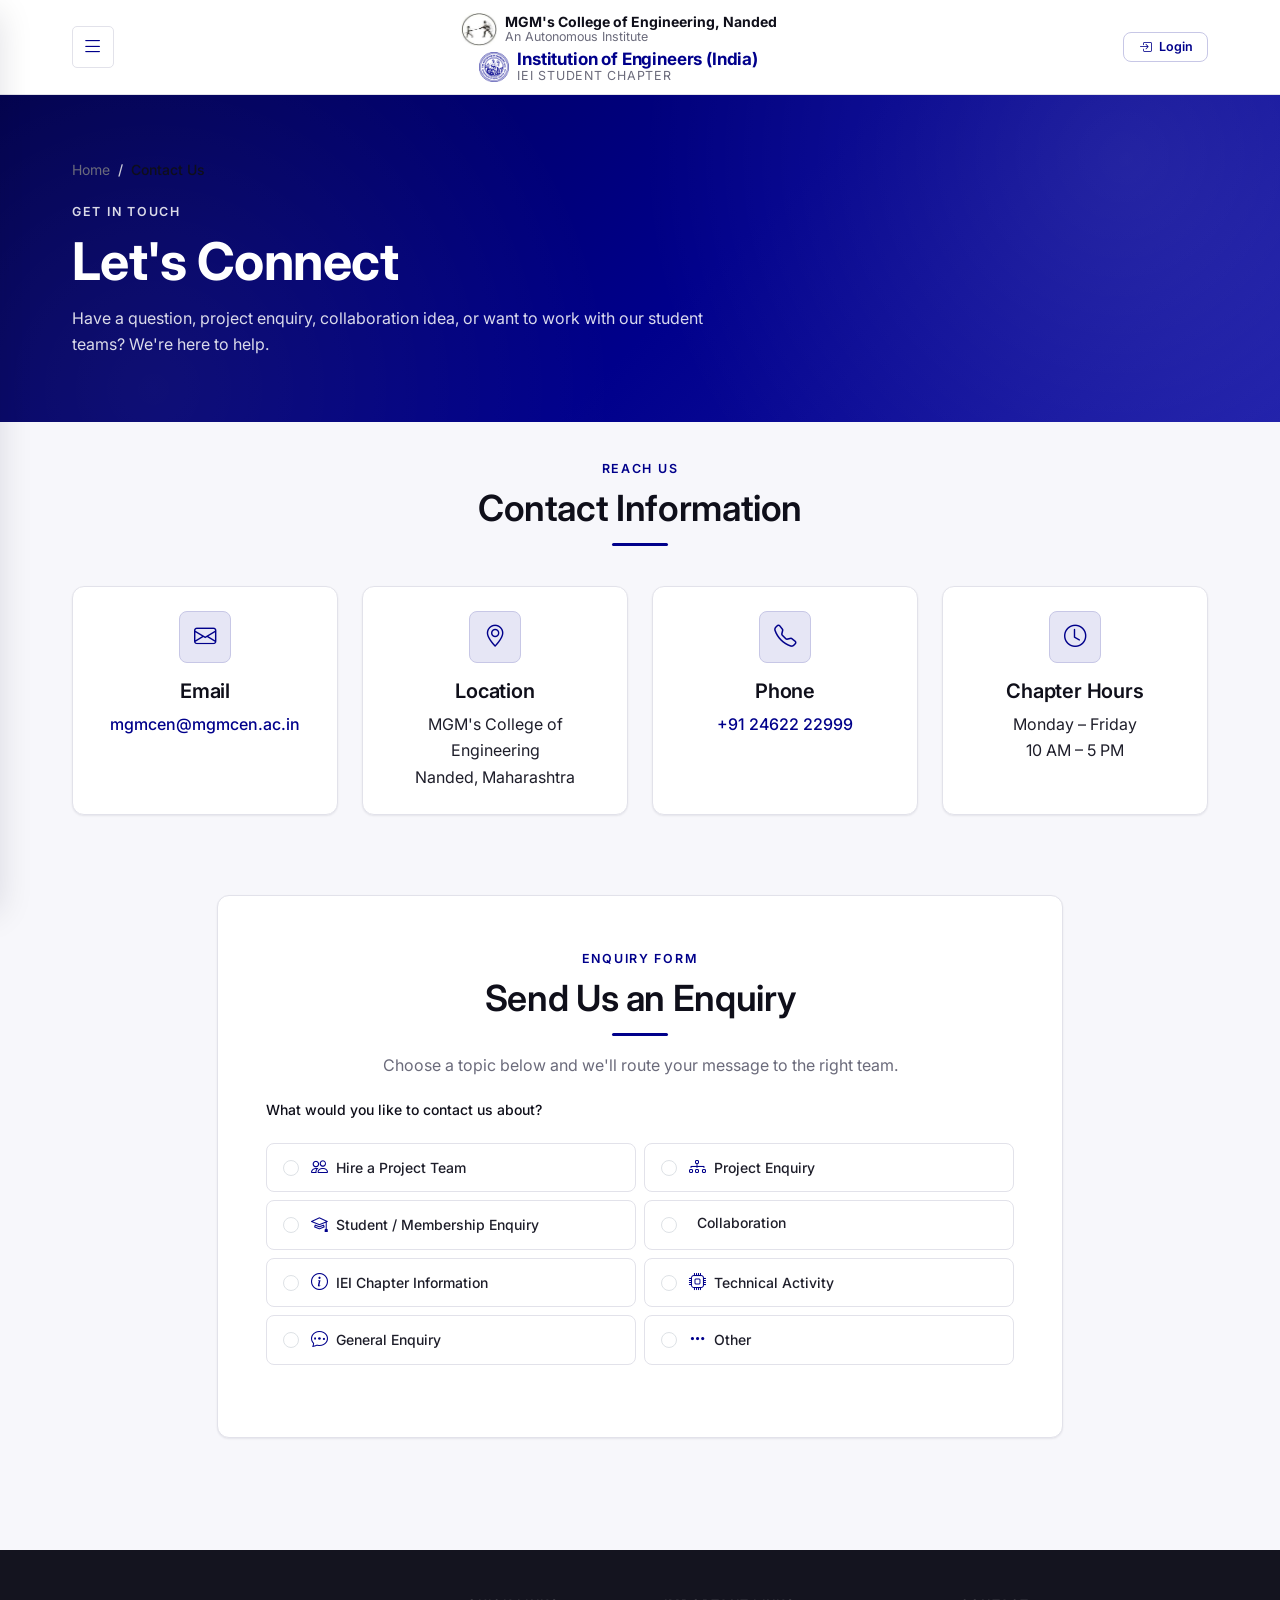
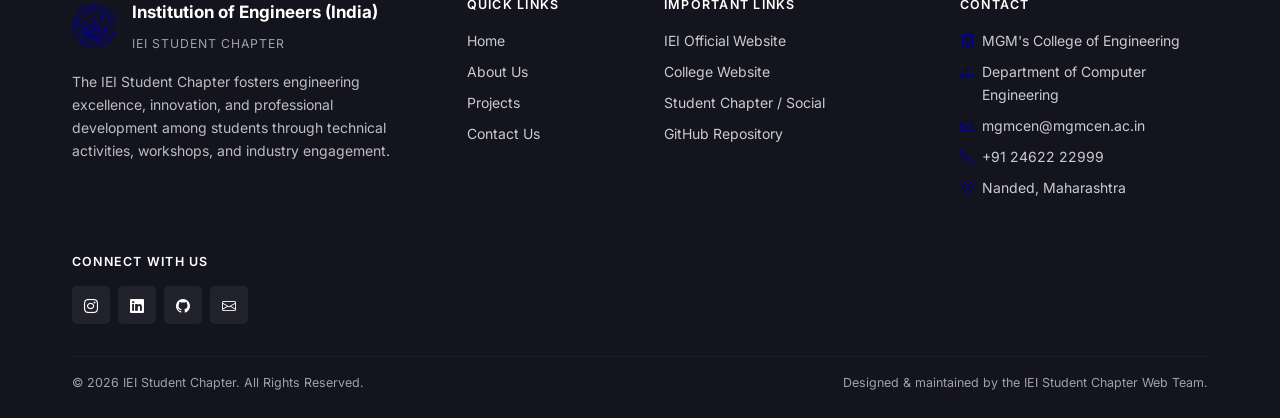
<file: contactUs.html>
<!DOCTYPE html>
<html lang="en">
<head>
    <meta charset="UTF-8">
    <meta name="viewport" content="width=device-width, initial-scale=1.0">
    <meta name="description" content="Contact the IEI Student Chapter — enquiries, project collaboration, membership, and general information.">
    <meta name="theme-color" content="#00008B">

    <title>Contact Us — IEI Student Chapter</title>

    <!-- Favicons -->
    <link rel="icon" type="image/svg+xml" href="assets/images/favicon/favicon.svg">
    <link rel="icon" type="image/png" sizes="96x96" href="assets/images/favicon/favicon-96x96.png">
    <link rel="shortcut icon" href="assets/images/favicon/favicon.ico">
    <link rel="apple-touch-icon" sizes="180x180" href="assets/images/favicon/apple-touch-icon.png">
    <link rel="manifest" href="assets/images/favicon/site.webmanifest">
    <meta name="msapplication-TileColor" content="#00008B">
    <meta name="msapplication-config" content="assets/images/favicon/browserconfig.xml">

    <!-- Fonts -->
    <link rel="preconnect" href="https://fonts.googleapis.com">
    <link rel="preconnect" href="https://fonts.gstatic.com" crossorigin>
    <link href="https://fonts.googleapis.com/css2?family=Inter:wght@400;500;600;700&display=swap" rel="stylesheet">

    <!-- Bootstrap 5 + Icons -->
    <link href="https://cdn.jsdelivr.net/npm/bootstrap@5.3.3/dist/css/bootstrap.min.css" rel="stylesheet">
    <link href="https://cdn.jsdelivr.net/npm/bootstrap-icons@1.11.3/font/bootstrap-icons.css" rel="stylesheet">

    <!-- Global styles -->
    <link rel="stylesheet" href="assets/css/style.css">
</head>
<body>

    <!-- Reusable components -->
    <div data-include="includes/header.html"></div>
    <div data-include="includes/sidebar.html"></div>

    <main id="main-content" role="main">

        <!-- Page hero -->
        <section class="page-hero">
            <div class="container-iei">
                <nav aria-label="Breadcrumb" class="mb-3">
                    <ol class="breadcrumb-iei">
                        <li><a href="index.html">Home</a></li>
                        <li aria-current="page">Contact Us</li>
                    </ol>
                </nav>
                <span class="eyebrow" style="color:rgba(255,255,255,.85);">Get In Touch</span>
                <h1>Let's Connect</h1>
                <p>
                    Have a question, project enquiry, collaboration idea,
                    or want to work with our student teams? We're here to help.
                </p>
            </div>
        </section>

        <!-- Contact information cards -->
        <section class="section-sm">
            <div class="container-iei">
                <div class="section-heading text-center">
                    <span class="eyebrow">Reach Us</span>
                    <h2>Contact Information</h2>
                    <div class="divider"></div>
                </div>

                <div class="row g-4">
                    <div class="col-12 col-sm-6 col-lg-3">
                        <div class="card-iei text-center reveal">
                            <div class="card-icon mx-auto">
                                <i class="bi bi-envelope" aria-hidden="true"></i>
                            </div>
                            <h3 class="card-title-iei h5">Email</h3>
                            <p class="mb-0">
                                <a href="mailto:mgmcen@mgmcen.ac.in"
                                   class="link-iei">mgmcen@mgmcen.ac.in</a>
                            </p>
                        </div>
                    </div>

                    <div class="col-12 col-sm-6 col-lg-3">
                        <div class="card-iei text-center reveal reveal-delay-1">
                            <div class="card-icon mx-auto">
                                <i class="bi bi-geo-alt" aria-hidden="true"></i>
                            </div>
                            <h3 class="card-title-iei h5">Location</h3>
                            <p class="mb-0">
                                MGM's College of Engineering<br>
                                Nanded, Maharashtra
                            </p>
                        </div>
                    </div>

                    <div class="col-12 col-sm-6 col-lg-3">
                        <div class="card-iei text-center reveal reveal-delay-2">
                            <div class="card-icon mx-auto">
                                <i class="bi bi-telephone" aria-hidden="true"></i>
                            </div>
                            <h3 class="card-title-iei h5">Phone</h3>
                            <p class="mb-0">
                                <a href="tel:+912462222999" class="link-iei">+91 24622 22999</a>
                            </p>
                        </div>
                    </div>

                    <div class="col-12 col-sm-6 col-lg-3">
                        <div class="card-iei text-center reveal reveal-delay-3">
                            <div class="card-icon mx-auto">
                                <i class="bi bi-clock" aria-hidden="true"></i>
                            </div>
                            <h3 class="card-title-iei h5">Chapter Hours</h3>
                            <p class="mb-0">
                                Monday – Friday<br>
                                10 AM – 5 PM
                            </p>
                        </div>
                    </div>
                </div>
            </div>
        </section>

        <!-- Enquiry form -->
        <section class="section">
            <div class="container-iei">
                <div class="row justify-content-center">
                    <div class="col-12 col-lg-10 col-xl-9">

                        <div class="card-iei p-4 p-md-5">

                            <div class="section-heading text-center mb-4">
                                <span class="eyebrow">Enquiry Form</span>
                                <h2>Send Us an Enquiry</h2>
                                <div class="divider"></div>
                                <p>Choose a topic below and we'll route your message to the right team.</p>
                            </div>

                            <!-- Live region for validation errors -->
                            <div id="formAlert"
                                 class="alert-iei alert-iei-danger mb-4 d-none"
                                 role="alert"
                                 aria-live="assertive">
                                <i class="bi bi-exclamation-triangle" aria-hidden="true"></i>
                                <span id="formAlertMessage">Please review the form.</span>
                            </div>

                            <form id="contactForm" class="form-iei" novalidate>

                                <!-- Enquiry type -->
                                <fieldset class="mb-4">
                                    <legend class="form-label h5 mb-3">
                                        What would you like to contact us about?
                                    </legend>

                                    <div class="row g-2">
                                        <!-- Each option is a proper radio tile -->
                                        <div class="col-12 col-md-6">
                                            <label class="enquiry-option">
                                                <input type="radio" name="enquiry" value="hire" class="form-check-input">
                                                <span class="enquiry-option-text">
                                                    <i class="bi bi-people" aria-hidden="true"></i>
                                                    Hire a Project Team
                                                </span>
                                            </label>
                                        </div>
                                        <div class="col-12 col-md-6">
                                            <label class="enquiry-option">
                                                <input type="radio" name="enquiry" value="project" class="form-check-input">
                                                <span class="enquiry-option-text">
                                                    <i class="bi bi-diagram-3" aria-hidden="true"></i>
                                                    Project Enquiry
                                                </span>
                                            </label>
                                        </div>
                                        <div class="col-12 col-md-6">
                                            <label class="enquiry-option">
                                                <input type="radio" name="enquiry" value="student" class="form-check-input">
                                                <span class="enquiry-option-text">
                                                    <i class="bi bi-mortarboard" aria-hidden="true"></i>
                                                    Student / Membership Enquiry
                                                </span>
                                            </label>
                                        </div>
                                        <div class="col-12 col-md-6">
                                            <label class="enquiry-option">
                                                <input type="radio" name="enquiry" value="collaboration" class="form-check-input">
                                                <span class="enquiry-option-text">
                                                    <i class="bi bi-handshake" aria-hidden="true"></i>
                                                    Collaboration
                                                </span>
                                            </label>
                                        </div>
                                        <div class="col-12 col-md-6">
                                            <label class="enquiry-option">
                                                <input type="radio" name="enquiry" value="chapter" class="form-check-input">
                                                <span class="enquiry-option-text">
                                                    <i class="bi bi-info-circle" aria-hidden="true"></i>
                                                    IEI Chapter Information
                                                </span>
                                            </label>
                                        </div>
                                        <div class="col-12 col-md-6">
                                            <label class="enquiry-option">
                                                <input type="radio" name="enquiry" value="technical" class="form-check-input">
                                                <span class="enquiry-option-text">
                                                    <i class="bi bi-cpu" aria-hidden="true"></i>
                                                    Technical Activity
                                                </span>
                                            </label>
                                        </div>
                                        <div class="col-12 col-md-6">
                                            <label class="enquiry-option">
                                                <input type="radio" name="enquiry" value="general" class="form-check-input">
                                                <span class="enquiry-option-text">
                                                    <i class="bi bi-chat-dots" aria-hidden="true"></i>
                                                    General Enquiry
                                                </span>
                                            </label>
                                        </div>
                                        <div class="col-12 col-md-6">
                                            <label class="enquiry-option">
                                                <input type="radio" name="enquiry" value="other" class="form-check-input">
                                                <span class="enquiry-option-text">
                                                    <i class="bi bi-three-dots" aria-hidden="true"></i>
                                                    Other
                                                </span>
                                            </label>
                                        </div>
                                    </div>
                                </fieldset>

                                <!-- Project selector (hire / project only) -->
                                <div id="projectBox" class="mb-4 d-none">
                                    <label for="project" class="form-label">Select Project</label>
                                    <select class="form-select" id="project" name="project">
                                        <option value="">— Select Project —</option>
                                    </select>
                                </div>

                                <!-- Selected project info banner -->
                                <div id="projectInfo"
                                     class="alert-iei alert-iei-info mb-4 d-none"
                                     aria-live="polite">
                                    <i class="bi bi-info-circle" aria-hidden="true"></i>
                                    <span>You are enquiring about: <strong id="projectName"></strong></span>
                                </div>

                                <!-- User information (shown once a type is selected) -->
                                <div id="userBox" class="d-none">
                                    <h3 class="h5 mb-3">Your Details</h3>
                                    <div class="row g-3">
                                        <div class="col-12 col-md-6">
                                            <label for="name" class="form-label">Your Name <span class="text-danger">*</span></label>
                                            <input type="text" class="form-control" id="name" name="name"
                                                   autocomplete="name" required>
                                        </div>
                                        <div class="col-12 col-md-6">
                                            <label for="organization" class="form-label">Organization / Company</label>
                                            <input type="text" class="form-control" id="organization"
                                                   name="organization" autocomplete="organization">
                                        </div>
                                        <div class="col-12 col-md-6">
                                            <label for="email" class="form-label">Email <span class="text-danger">*</span></label>
                                            <input type="email" class="form-control" id="email" name="email"
                                                   autocomplete="email" required>
                                        </div>
                                        <div class="col-12 col-md-6">
                                            <label for="phone" class="form-label">Phone</label>
                                            <input type="tel" class="form-control" id="phone" name="phone"
                                                   autocomplete="tel">
                                        </div>
                                    </div>
                                </div>

                                <!-- Dynamic blocks -->
                                <div id="block-hire" class="dynamic-block d-none mt-4">
                                    <h3 class="h5 mb-3">Project Team Requirements</h3>
                                    <div class="mb-3">
                                        <label for="interest" class="form-label">What are you interested in? <span class="text-danger">*</span></label>
                                        <input type="text" class="form-control" id="interest" name="interest">
                                    </div>
                                    <div class="mb-3">
                                        <label for="requirement" class="form-label">Expected Requirement <span class="text-danger">*</span></label>
                                        <textarea class="form-control" id="requirement" name="requirement" rows="4"></textarea>
                                    </div>
                                    <div class="mb-3">
                                        <label for="budget" class="form-label">Budget / Engagement Details</label>
                                        <textarea class="form-control" id="budget" name="budget" rows="3"></textarea>
                                    </div>
                                    <div class="mb-3">
                                        <label for="contactMethod" class="form-label">Preferred Contact Method</label>
                                        <select class="form-select" id="contactMethod" name="contactMethod">
                                            <option value="email">Email</option>
                                            <option value="phone">Phone</option>
                                        </select>
                                    </div>
                                </div>

                                <div id="block-project" class="dynamic-block d-none mt-4">
                                    <h3 class="h5 mb-3">Project Enquiry</h3>
                                    <div class="mb-3">
                                        <label for="question" class="form-label">Your Question <span class="text-danger">*</span></label>
                                        <textarea class="form-control" id="question" name="question" rows="5"></textarea>
                                    </div>
                                </div>

                                <div id="block-general" class="dynamic-block d-none mt-4">
                                    <h3 class="h5 mb-3">Message / Requirements</h3>
                                    <div class="mb-3">
                                        <label for="subject" class="form-label">Subject <span class="text-danger">*</span></label>
                                        <input type="text" class="form-control" id="subject" name="subject">
                                    </div>
                                    <div class="mb-3">
                                        <label for="message" class="form-label">Message <span class="text-danger">*</span></label>
                                        <textarea class="form-control" id="message" name="message" rows="5"></textarea>
                                    </div>
                                </div>

                                <div id="block-student" class="dynamic-block d-none mt-4">
                                    <h3 class="h5 mb-3">Student / Membership Enquiry</h3>
                                    <label for="studentMessage" class="form-label">Your Enquiry <span class="text-danger">*</span></label>
                                    <textarea class="form-control" id="studentMessage" name="studentMessage"
                                              rows="5" placeholder="Tell us what you'd like to know"></textarea>
                                </div>

                                <div id="block-collaboration" class="dynamic-block d-none mt-4">
                                    <h3 class="h5 mb-3">Collaboration</h3>
                                    <label for="collaborationMessage" class="form-label">Your Idea <span class="text-danger">*</span></label>
                                    <textarea class="form-control" id="collaborationMessage"
                                              name="collaborationMessage" rows="5"
                                              placeholder="Tell us about your collaboration idea"></textarea>
                                </div>

                                <div id="block-chapter" class="dynamic-block d-none mt-4">
                                    <h3 class="h5 mb-3">IEI Chapter Information</h3>
                                    <label for="chapterMessage" class="form-label">Your Question <span class="text-danger">*</span></label>
                                    <textarea class="form-control" id="chapterMessage" name="chapterMessage"
                                              rows="5" placeholder="Enter your question"></textarea>
                                </div>

                                <div id="block-technical" class="dynamic-block d-none mt-4">
                                    <h3 class="h5 mb-3">Technical Activity</h3>
                                    <label for="technicalMessage" class="form-label">Your Requirement <span class="text-danger">*</span></label>
                                    <textarea class="form-control" id="technicalMessage" name="technicalMessage"
                                              rows="5" placeholder="Enter your requirement"></textarea>
                                </div>

                                <!-- Consent + submit (shown once type is chosen) -->
                                <div id="consentBox" class="form-check mt-4 d-none">
                                    <input type="checkbox" class="form-check-input" id="consent" name="consent" required>
                                    <label class="form-check-label" for="consent">
                                        I agree to be contacted regarding this enquiry.
                                    </label>
                                </div>

                                <div id="submitBox" class="text-center mt-4 d-none">
                                    <button type="submit" class="btn-iei btn-iei-lg">
                                        <i class="bi bi-send" aria-hidden="true"></i>
                                        Submit Enquiry
                                    </button>
                                </div>
                            </form>

                            <!-- Success state -->
                            <div id="success" class="text-center d-none" role="status" aria-live="polite">
                                <div class="card-icon mx-auto mb-3" style="background:var(--success-soft);border-color:#cfe9db;color:var(--success-color);">
                                    <i class="bi bi-check-lg" aria-hidden="true"></i>
                                </div>
                                <h2 class="h3">Enquiry Submitted</h2>
                                <p class="lead-iei mb-2">
                                    Thank you for contacting the IEI Student Chapter.
                                    Your enquiry has been received.
                                </p>
                                <p class="mb-4">
                                    Reference: <strong id="reference" class="text-iei"></strong>
                                </p>
                                <div class="d-flex flex-wrap gap-2 justify-content-center">
                                    <a href="index.html" class="btn-iei">
                                        <i class="bi bi-house-door" aria-hidden="true"></i>
                                        Back to Home
                                    </a>
                                    <button type="button" id="newEnquiry" class="btn-iei-outline">
                                        <i class="bi bi-plus-lg" aria-hidden="true"></i>
                                        New Enquiry
                                    </button>
                                </div>
                            </div>

                        </div>
                    </div>
                </div>
            </div>
        </section>

    </main>

    <div data-include="includes/footer.html"></div>

    <button id="backToTop" class="back-to-top" type="button" aria-label="Back to top">
        <i class="bi bi-arrow-up" aria-hidden="true"></i>
    </button>

    <script src="https://cdn.jsdelivr.net/npm/bootstrap@5.3.3/dist/js/bootstrap.bundle.min.js" defer></script>
    <script src="assets/js/script.js" defer></script>
</body>
</html>
</file>
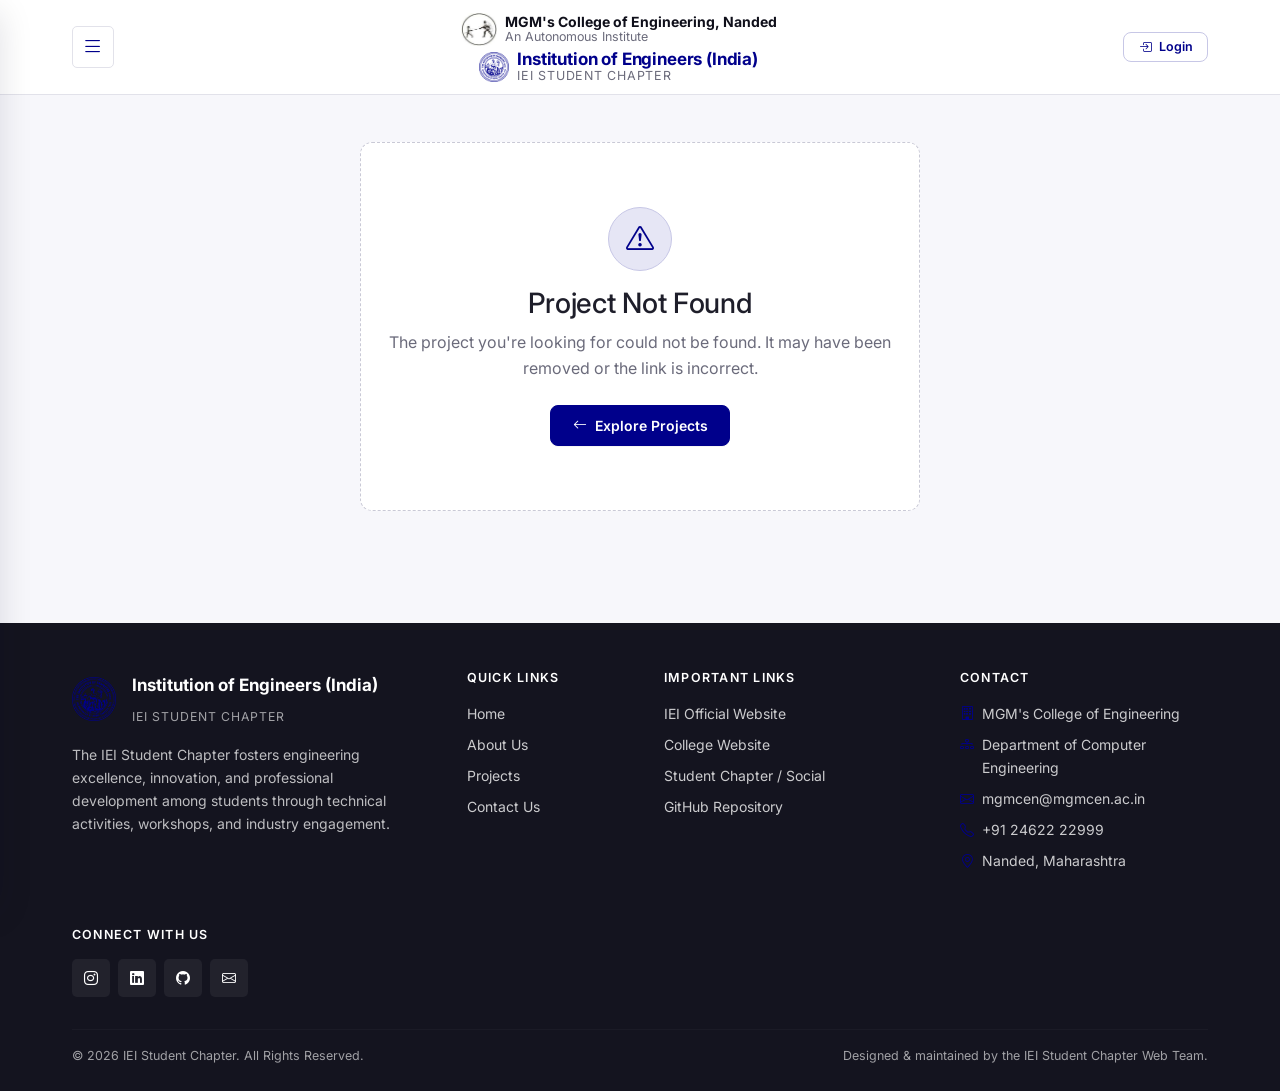
<file: projectDetails.html>
<!DOCTYPE html>
<html lang="en">
<head>
    <meta charset="UTF-8">
    <meta name="viewport" content="width=device-width, initial-scale=1.0">
    <meta name="description" content="Project details — IEI Student Chapter, MGMCEN Nanded.">
    <meta name="theme-color" content="#00008B">

    <title>Project Details — IEI Student Chapter</title>

    <!-- Favicons -->
    <link rel="icon" type="image/svg+xml" href="assets/images/favicon/favicon.svg">
    <link rel="icon" type="image/png" sizes="96x96" href="assets/images/favicon/favicon-96x96.png">
    <link rel="shortcut icon" href="assets/images/favicon/favicon.ico">
    <link rel="apple-touch-icon" sizes="180x180" href="assets/images/favicon/apple-touch-icon.png">
    <link rel="manifest" href="assets/images/favicon/site.webmanifest">
    <meta name="msapplication-TileColor" content="#00008B">
    <meta name="msapplication-config" content="assets/images/favicon/browserconfig.xml">

    <!-- Fonts -->
    <link rel="preconnect" href="https://fonts.googleapis.com">
    <link rel="preconnect" href="https://fonts.gstatic.com" crossorigin>
    <link href="https://fonts.googleapis.com/css2?family=Inter:wght@400;500;600;700&display=swap" rel="stylesheet">

    <!-- Bootstrap 5 + Icons -->
    <link href="https://cdn.jsdelivr.net/npm/bootstrap@5.3.3/dist/css/bootstrap.min.css" rel="stylesheet">
    <link href="https://cdn.jsdelivr.net/npm/bootstrap-icons@1.11.3/font/bootstrap-icons.css" rel="stylesheet">

    <!-- Global styles -->
    <link rel="stylesheet" href="assets/css/style.css">
</head>
<body>

    <!-- Reusable components -->
    <div data-include="includes/header.html"></div>
    <div data-include="includes/sidebar.html"></div>

    <main id="main-content" role="main">

        <!-- ============================================================
             NOT FOUND STATE (hidden by default; shown by JS)
             ============================================================ -->
        <section id="notFoundSection" class="section d-none">
            <div class="container-iei">
                <div class="empty-state">
                    <div class="empty-state-icon">
                        <i class="bi bi-exclamation-triangle" aria-hidden="true"></i>
                    </div>
                    <h1 class="h3">Project Not Found</h1>
                    <p class="text-muted-iei">
                        The project you're looking for could not be found.
                        It may have been removed or the link is incorrect.
                    </p>
                    <a href="projects.html" class="btn-iei">
                        <i class="bi bi-arrow-left" aria-hidden="true"></i>
                        Explore Projects
                    </a>
                </div>
            </div>
        </section>

        <!-- ============================================================
             PROJECT CONTENT (hidden by default; populated by JS)
             ============================================================ -->
        <div id="projectContent" class="d-none">

            <!-- 1. HERO -->
            <section class="page-hero page-hero-compact">
                <div class="container-iei">
                    <nav aria-label="Breadcrumb" class="mb-3">
                        <ol class="breadcrumb-iei" id="breadcrumb">
                            <li><a href="index.html">Home</a></li>
                            <li><a href="projects.html">Projects</a></li>
                            <li aria-current="page" id="breadcrumbCurrent">Project</li>
                        </ol>
                    </nav>

                    <div class="row align-items-center g-4">
                        <div class="col-12 col-lg-8">
                            <span class="eyebrow" id="heroCategory" style="color:rgba(255,255,255,.85);">Category</span>
                            <h1 id="heroTitle">Project Title</h1>
                            <p id="heroShortDescription">Short description.</p>

                            <ul class="project-card-tags mt-3" id="heroTags" aria-label="Technologies used"></ul>

                            <p class="mb-0 mt-4" style="color:rgba(255,255,255,.85);">
                                <span class="text-uppercase small" style="letter-spacing:.08em;">Developed by</span><br>
                                <strong id="heroDeveloper" style="color:#fff;">Developer</strong>
                            </p>
                        </div>
                        <div class="col-12 col-lg-4 text-lg-end">
                            <a href="#" id="heroHireBtn" class="btn-iei btn-iei-lg">
                                <i class="bi bi-briefcase" aria-hidden="true"></i>
                                Hire / Contact Developer
                            </a>
                        </div>
                    </div>
                </div>
            </section>

            <!-- 2. MEDIA + SUMMARY (two-column on desktop) -->
            <section class="section">
                <div class="container-iei">
                    <div class="row g-5">

                        <!-- MEDIA -->
                        <div class="col-12 col-lg-7">
                            <h2 class="h5 text-uppercase mb-3" style="letter-spacing:.08em;color:var(--muted-color);">
                                Project Media
                            </h2>

                            <div id="mediaGallery" class="media-gallery">
                                <!-- Main preview injected by JS -->
                                <div id="mediaMain" class="media-main"></div>

                                <!-- Thumbnails injected by JS -->
                                <div id="mediaThumbs" class="media-thumbs"></div>
                            </div>
                        </div>

                        <!-- SUMMARY -->
                        <div class="col-12 col-lg-5">
                            <h2 class="h5 text-uppercase mb-3" style="letter-spacing:.08em;color:var(--muted-color);">
                                Project Summary
                            </h2>
                            <div class="card-iei">
                                <dl class="project-summary-list mb-0" id="projectSummary">
                                    <!-- Populated by JS -->
                                </dl>
                            </div>
                        </div>

                    </div>
                </div>
            </section>

            <!-- 3. DESCRIPTION -->
            <section class="section section-tint">
                <div class="container-iei">
                    <div class="row justify-content-center">
                        <div class="col-12 col-lg-10">
                            <div class="section-heading">
                                <span class="eyebrow">Case Study</span>
                                <h2>About the Project</h2>
                                <div class="divider"></div>
                            </div>
                            <div id="projectDescription" class="project-description">
                                <!-- Populated by JS -->
                            </div>
                        </div>
                    </div>
                </div>
            </section>

            <!-- 4. DEVELOPER -->
            <section class="section">
                <div class="container-iei">
                    <div class="section-heading">
                        <span class="eyebrow">Team</span>
                        <h2>Developed By</h2>
                        <div class="divider"></div>
                    </div>
                    <div id="developerSection" class="row g-4">
                        <!-- Populated by JS -->
                    </div>
                </div>
            </section>

            <!-- 5. LINKS -->
            <section class="section-sm">
                <div class="container-iei">
                    <div id="projectLinks" class="d-flex flex-wrap gap-3 justify-content-center">
                        <!-- Populated by JS -->
                    </div>
                </div>
            </section>

            <!-- 6. HIRE CTA -->
            <section class="section-sm">
                <div class="container-iei">
                    <div class="cta-band">
                        <div class="cta-band-content">
                            <span class="eyebrow" style="color:rgba(255,255,255,.85);">Collaborate</span>
                            <h2>Interested in this project?</h2>
                            <p>
                                Connect with the student team directly through the
                                IEI Student Chapter and let's build something together.
                            </p>
                        </div>
                        <div class="cta-band-actions">
                            <a href="#" id="ctaHireBtn" class="btn-iei">
                                <i class="bi bi-briefcase" aria-hidden="true"></i>
                                Hire / Contact Developer
                            </a>
                            <a href="projects.html" class="btn-iei-outline">
                                <i class="bi bi-grid" aria-hidden="true"></i>
                                Browse Projects
                            </a>
                        </div>
                    </div>
                </div>
            </section>

            <!-- 7. RELATED PROJECTS -->
            <section class="section">
                <div class="container-iei">
                    <div class="section-heading">
                        <span class="eyebrow">Discover</span>
                        <h2>Explore More Projects</h2>
                        <div class="divider"></div>
                        <p>Other projects from the IEI Student Chapter you might like.</p>
                    </div>
                    <div id="relatedProjects" class="row g-4">
                        <!-- Populated by JS -->
                    </div>
                </div>
            </section>

        </div>
    </main>

    <!-- ============================================================
         LIGHTBOX MODAL (Bootstrap)
         ============================================================ -->
    <div class="modal fade" id="mediaModal" tabindex="-1" aria-labelledby="mediaModalLabel" aria-hidden="true">
        <div class="modal-dialog modal-dialog-centered modal-xl">
            <div class="modal-content media-modal-content">
                <div class="modal-header border-0">
                    <h5 class="modal-title" id="mediaModalLabel">Project Media</h5>
                    <button type="button" class="btn-close btn-close-white" data-bs-dismiss="modal" aria-label="Close"></button>
                </div>
                <div class="modal-body p-0 text-center">
                    <div id="mediaModalBody"></div>
                </div>
            </div>
        </div>
    </div>

    <div data-include="includes/footer.html"></div>

    <button id="backToTop" class="back-to-top" type="button" aria-label="Back to top">
        <i class="bi bi-arrow-up" aria-hidden="true"></i>
    </button>

    <script src="https://cdn.jsdelivr.net/npm/bootstrap@5.3.3/dist/js/bootstrap.bundle.min.js" defer></script>
    <script src="assets/js/script.js" defer></script>
</body>
</html>
</file>
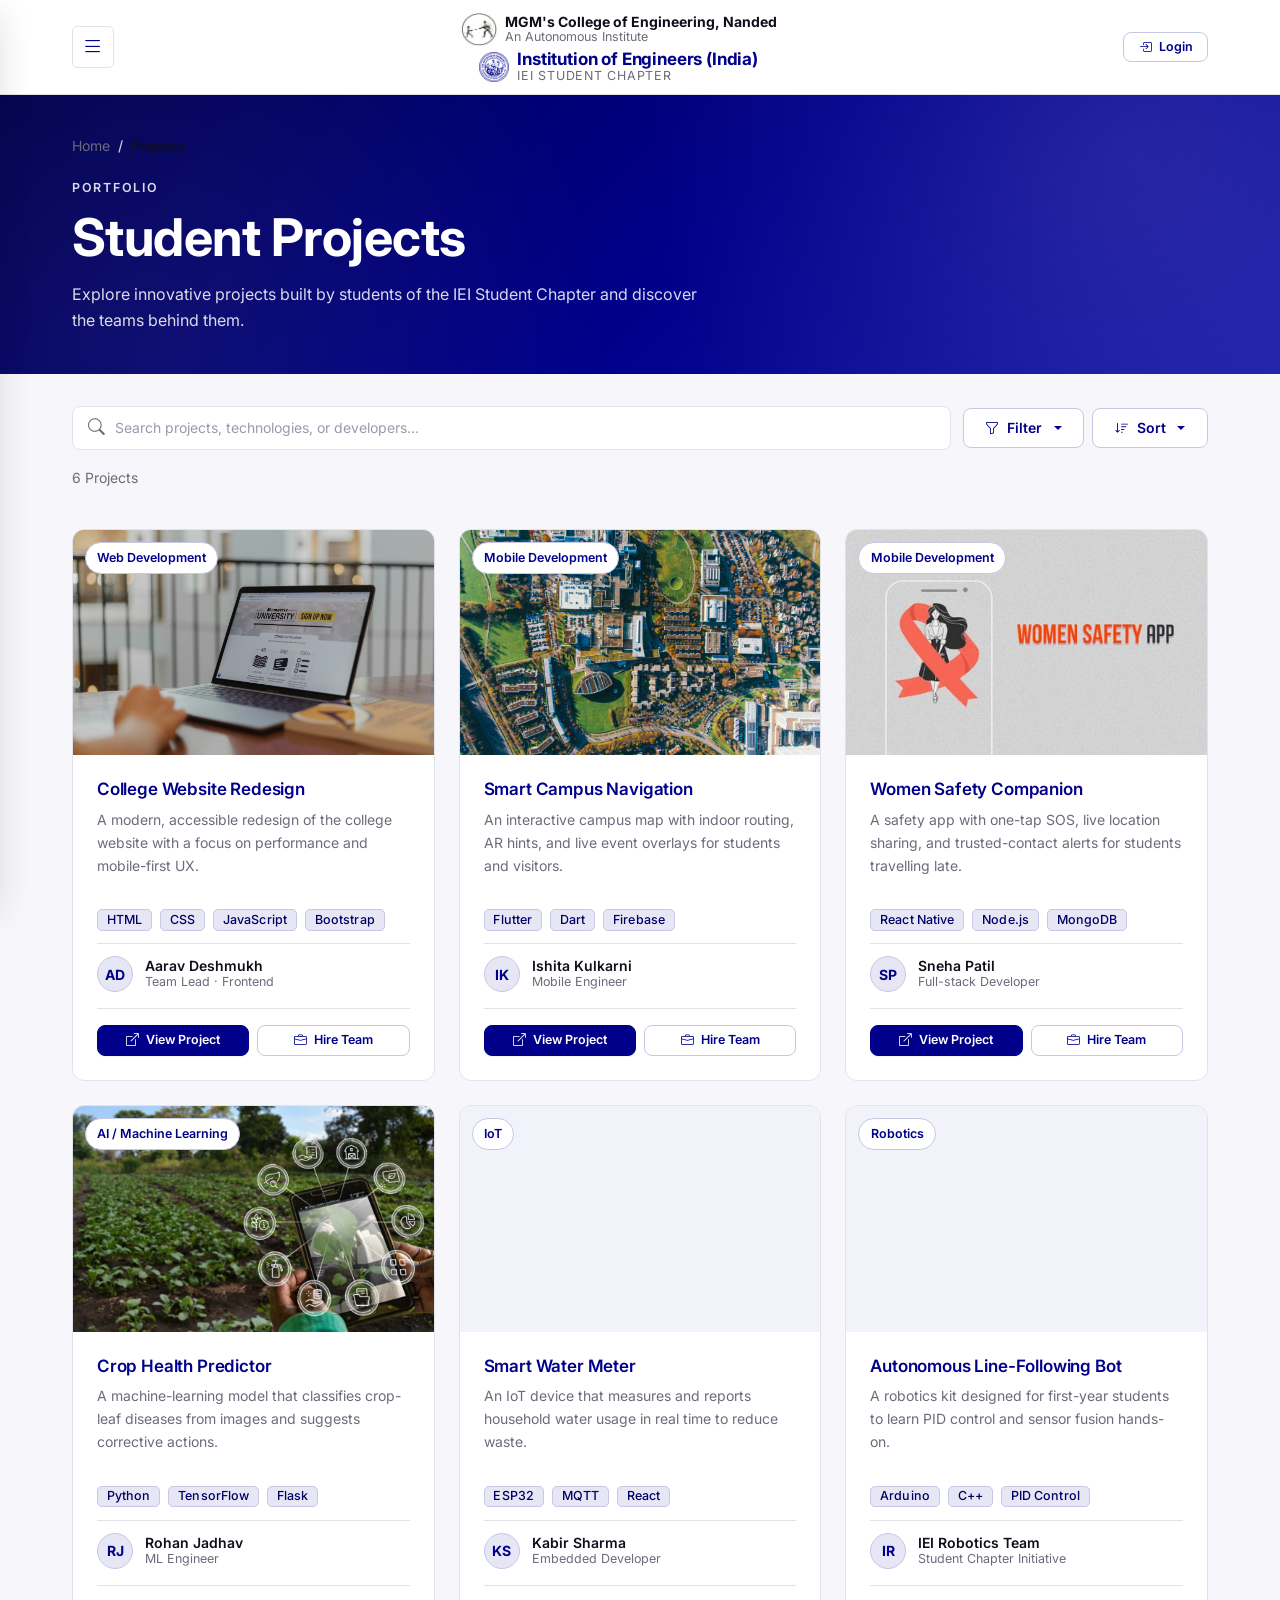
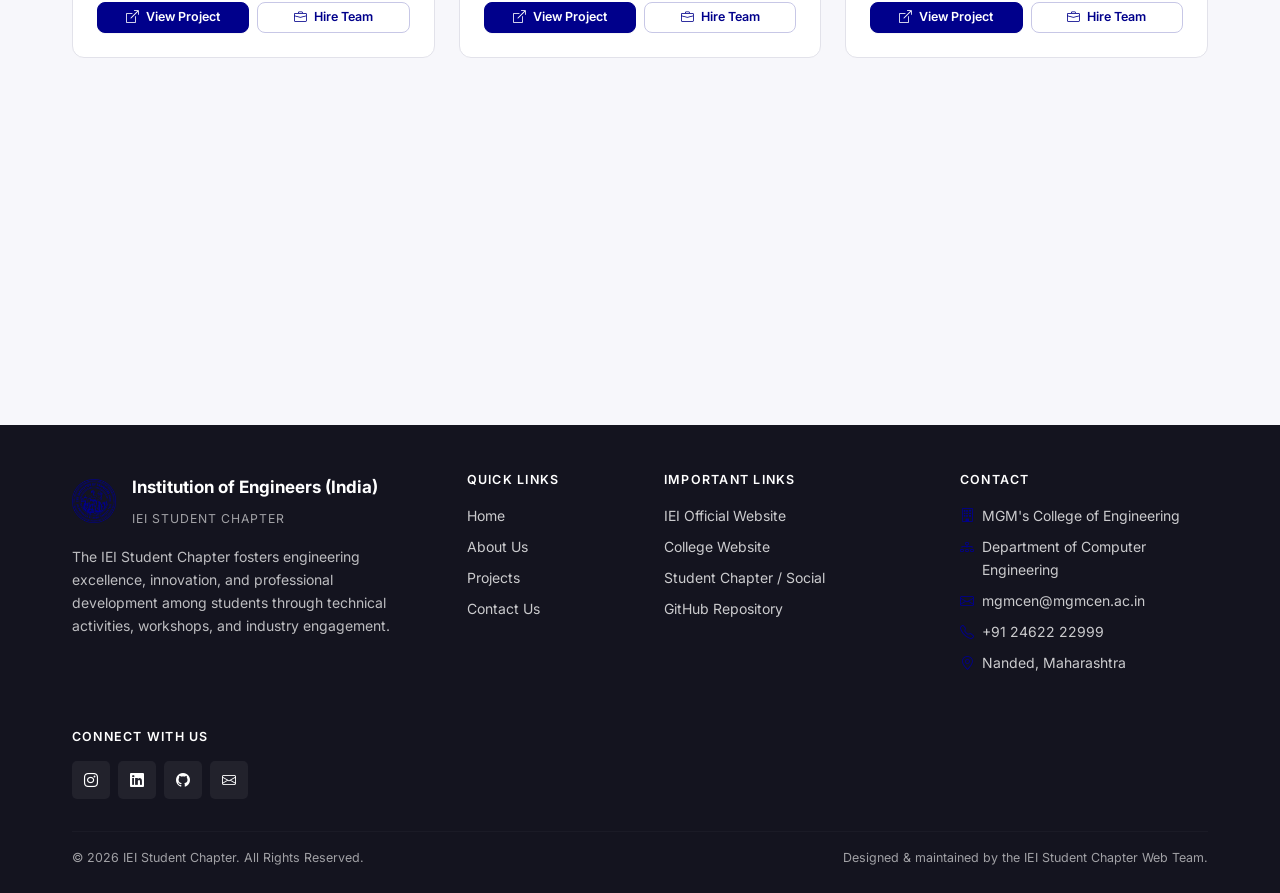
<file: projects.html>
<!DOCTYPE html>
<html lang="en">
<head>
    <meta charset="UTF-8">
    <meta name="viewport" content="width=device-width, initial-scale=1.0">
    <meta name="description" content="Explore innovative projects built by students of the IEI Student Chapter, MGMCEN Nanded — web, AI/ML, IoT, robotics, and more.">
    <meta name="theme-color" content="#00008B">

    <title>Student Projects — IEI Student Chapter</title>

    <!-- Favicons -->
    <link rel="icon" type="image/svg+xml" href="assets/images/favicon/favicon.svg">
    <link rel="icon" type="image/png" sizes="96x96" href="assets/images/favicon/favicon-96x96.png">
    <link rel="shortcut icon" href="assets/images/favicon/favicon.ico">
    <link rel="apple-touch-icon" sizes="180x180" href="assets/images/favicon/apple-touch-icon.png">
    <link rel="manifest" href="assets/images/favicon/site.webmanifest">
    <meta name="msapplication-TileColor" content="#00008B">
    <meta name="msapplication-config" content="assets/images/favicon/browserconfig.xml">

    <!-- Fonts -->
    <link rel="preconnect" href="https://fonts.googleapis.com">
    <link rel="preconnect" href="https://fonts.gstatic.com" crossorigin>
    <link href="https://fonts.googleapis.com/css2?family=Inter:wght@400;500;600;700&display=swap" rel="stylesheet">

    <!-- Bootstrap 5 + Icons -->
    <link href="https://cdn.jsdelivr.net/npm/bootstrap@5.3.3/dist/css/bootstrap.min.css" rel="stylesheet">
    <link href="https://cdn.jsdelivr.net/npm/bootstrap-icons@1.11.3/font/bootstrap-icons.css" rel="stylesheet">

    <!-- Global styles -->
    <link rel="stylesheet" href="assets/css/style.css">
</head>
<body>

    <!-- Reusable components -->
    <div data-include="includes/header.html"></div>
    <div data-include="includes/sidebar.html"></div>

    <main id="main-content" role="main">

        <!-- ============================================================
             1. PAGE HERO
             ============================================================ -->
        <section class="page-hero page-hero-compact">
            <div class="container-iei">
                <nav aria-label="Breadcrumb" class="mb-3">
                    <ol class="breadcrumb-iei">
                        <li><a href="index.html">Home</a></li>
                        <li aria-current="page">Projects</li>
                    </ol>
                </nav>
                <span class="eyebrow" style="color:rgba(255,255,255,.85);">Portfolio</span>
                <h1>Student Projects</h1>
                <p>
                    Explore innovative projects built by students of the IEI Student Chapter
                    and discover the teams behind them.
                </p>
            </div>
        </section>

        <!-- ============================================================
             2. SEARCH / FILTER / SORT TOOLBAR
             ============================================================ -->
        <section class="section-sm">
            <div class="container-iei">
                <div class="project-toolbar">

                    <!-- Search -->
                    <div class="project-search">
                        <label for="projectSearch" class="visually-hidden">Search projects</label>
                        <i class="bi bi-search project-search-icon" aria-hidden="true"></i>
                        <input type="search"
                               id="projectSearch"
                               class="form-control form-control-iei project-search-input"
                               placeholder="Search projects, technologies, or developers..."
                               autocomplete="off"
                               aria-controls="projectGrid">
                    </div>

                    <!-- Filter & Sort -->
                    <div class="project-toolbar-actions">
                        <!-- Category filter (dropdown on desktop, offcanvas on mobile) -->
                        <div class="dropdown d-none d-md-block">
                            <button class="btn-iei-outline dropdown-toggle"
                                    type="button"
                                    id="categoryDropdown"
                                    data-bs-toggle="dropdown"
                                    data-bs-auto-close="outside"
                                    aria-expanded="false">
                                <i class="bi bi-funnel" aria-hidden="true"></i>
                                <span>Filter</span>
                            </button>
                            <ul class="dropdown-menu project-dropdown" aria-labelledby="categoryDropdown">
                                <li><h6 class="dropdown-header">Category</h6></li>
                                <li><button class="dropdown-item is-active" type="button" data-category="all">All</button></li>
                                <li><button class="dropdown-item" type="button" data-category="web">Web Development</button></li>
                                <li><button class="dropdown-item" type="button" data-category="ai">AI / Machine Learning</button></li>
                                <li><button class="dropdown-item" type="button" data-category="mobile">Mobile Development</button></li>
                                <li><button class="dropdown-item" type="button" data-category="iot">IoT</button></li>
                                <li><button class="dropdown-item" type="button" data-category="robotics">Robotics</button></li>
                                <li><button class="dropdown-item" type="button" data-category="electronics">Electronics</button></li>
                                <li><button class="dropdown-item" type="button" data-category="other">Other</button></li>
                            </ul>
                        </div>

                        <!-- Mobile filter trigger -->
                        <button class="btn-iei-outline d-md-none"
                                type="button"
                                data-bs-toggle="offcanvas"
                                data-bs-target="#filterDrawer"
                                aria-controls="filterDrawer">
                            <i class="bi bi-funnel" aria-hidden="true"></i>
                            <span>Filters</span>
                        </button>

                        <!-- Sort -->
                        <div class="dropdown">
                            <button class="btn-iei-outline dropdown-toggle"
                                    type="button"
                                    id="sortDropdown"
                                    data-bs-toggle="dropdown"
                                    aria-expanded="false">
                                <i class="bi bi-sort-down" aria-hidden="true"></i>
                                <span class="d-none d-sm-inline">Sort</span>
                            </button>
                            <ul class="dropdown-menu project-dropdown" aria-labelledby="sortDropdown">
                                <li><button class="dropdown-item is-active" type="button" data-sort="recommended">Recommended</button></li>
                                <li><button class="dropdown-item" type="button" data-sort="newest">Newest</button></li>
                                <li><button class="dropdown-item" type="button" data-sort="oldest">Oldest</button></li>
                                <li><button class="dropdown-item" type="button" data-sort="az">A – Z</button></li>
                                <li><button class="dropdown-item" type="button" data-sort="za">Z – A</button></li>
                            </ul>
                        </div>
                    </div>
                </div>

                <!-- Mobile filter offcanvas -->
                <div class="offcanvas offcanvas-bottom project-filter-drawer"
                     tabindex="-1"
                     id="filterDrawer"
                     aria-labelledby="filterDrawerLabel">
                    <div class="offcanvas-header">
                        <h5 class="offcanvas-title" id="filterDrawerLabel">Filter by Category</h5>
                        <button type="button" class="btn-close" data-bs-dismiss="offcanvas" aria-label="Close"></button>
                    </div>
                    <div class="offcanvas-body">
                        <div class="d-flex flex-column gap-2">
                            <button class="filter-chip is-active" type="button" data-category="all">All</button>
                            <button class="filter-chip" type="button" data-category="web">Web Development</button>
                            <button class="filter-chip" type="button" data-category="ai">AI / Machine Learning</button>
                            <button class="filter-chip" type="button" data-category="mobile">Mobile Development</button>
                            <button class="filter-chip" type="button" data-category="iot">IoT</button>
                            <button class="filter-chip" type="button" data-category="robotics">Robotics</button>
                            <button class="filter-chip" type="button" data-category="electronics">Electronics</button>
                            <button class="filter-chip" type="button" data-category="other">Other</button>
                        </div>
                    </div>
                </div>

                <!-- Active filters strip -->
                <div id="activeFilters" class="active-filters d-none" aria-live="polite">
                    <span class="active-filters-label">Active:</span>
                    <div id="activeFilterChips" class="active-filters-chips"></div>
                    <button type="button" id="clearAllFilters" class="btn-iei-ghost btn-iei-sm">
                        <i class="bi bi-x-circle" aria-hidden="true"></i>
                        Clear All
                    </button>
                </div>

                <!-- Results info -->
                <p id="resultsInfo" class="results-info" aria-live="polite">6 Projects</p>
            </div>
        </section>

        <!-- ============================================================
             3. PROJECT GRID
             ============================================================ -->
        <section class="section pt-0">
            <div class="container-iei">
                <div id="projectGrid" class="row g-4" aria-live="polite"></div>

                <!-- Empty state -->
                <div id="emptyState" class="empty-state d-none">
                    <div class="empty-state-icon">
                        <i class="bi bi-search" aria-hidden="true"></i>
                    </div>
                    <h2 class="h4">No projects found</h2>
                    <p class="text-muted-iei">Try changing your search or filters.</p>
                    <button type="button" id="clearFiltersEmpty" class="btn-iei-outline">
                        <i class="bi bi-arrow-counterclockwise" aria-hidden="true"></i>
                        Clear Filters
                    </button>
                </div>
            </div>
        </section>

        <!-- ============================================================
             4. BOTTOM CTA
             ============================================================ -->
        <section class="section-sm">
            <div class="container-iei">
                <div class="cta-band reveal">
                    <div class="cta-band-content">
                        <span class="eyebrow" style="color:rgba(255,255,255,.85);">Collaborate</span>
                        <h2>Have an idea or need a project team?</h2>
                        <p>Reach out to the IEI Student Chapter and let's build something together.</p>
                    </div>
                    <div class="cta-band-actions">
                        <a href="ContactUs.html" class="btn-iei">
                            <i class="bi bi-send" aria-hidden="true"></i>
                            Get in Touch
                        </a>
                        <a href="aboutUs.html" class="btn-iei-outline">
                            <i class="bi bi-info-circle" aria-hidden="true"></i>
                            About the Chapter
                        </a>
                    </div>
                </div>
            </div>
        </section>

    </main>

    <div data-include="includes/footer.html"></div>

    <button id="backToTop" class="back-to-top" type="button" aria-label="Back to top">
        <i class="bi bi-arrow-up" aria-hidden="true"></i>
    </button>

    <script src="https://cdn.jsdelivr.net/npm/bootstrap@5.3.3/dist/js/bootstrap.bundle.min.js" defer></script>
    <script src="assets/js/script.js" defer></script>
</body>
</html>
</file>
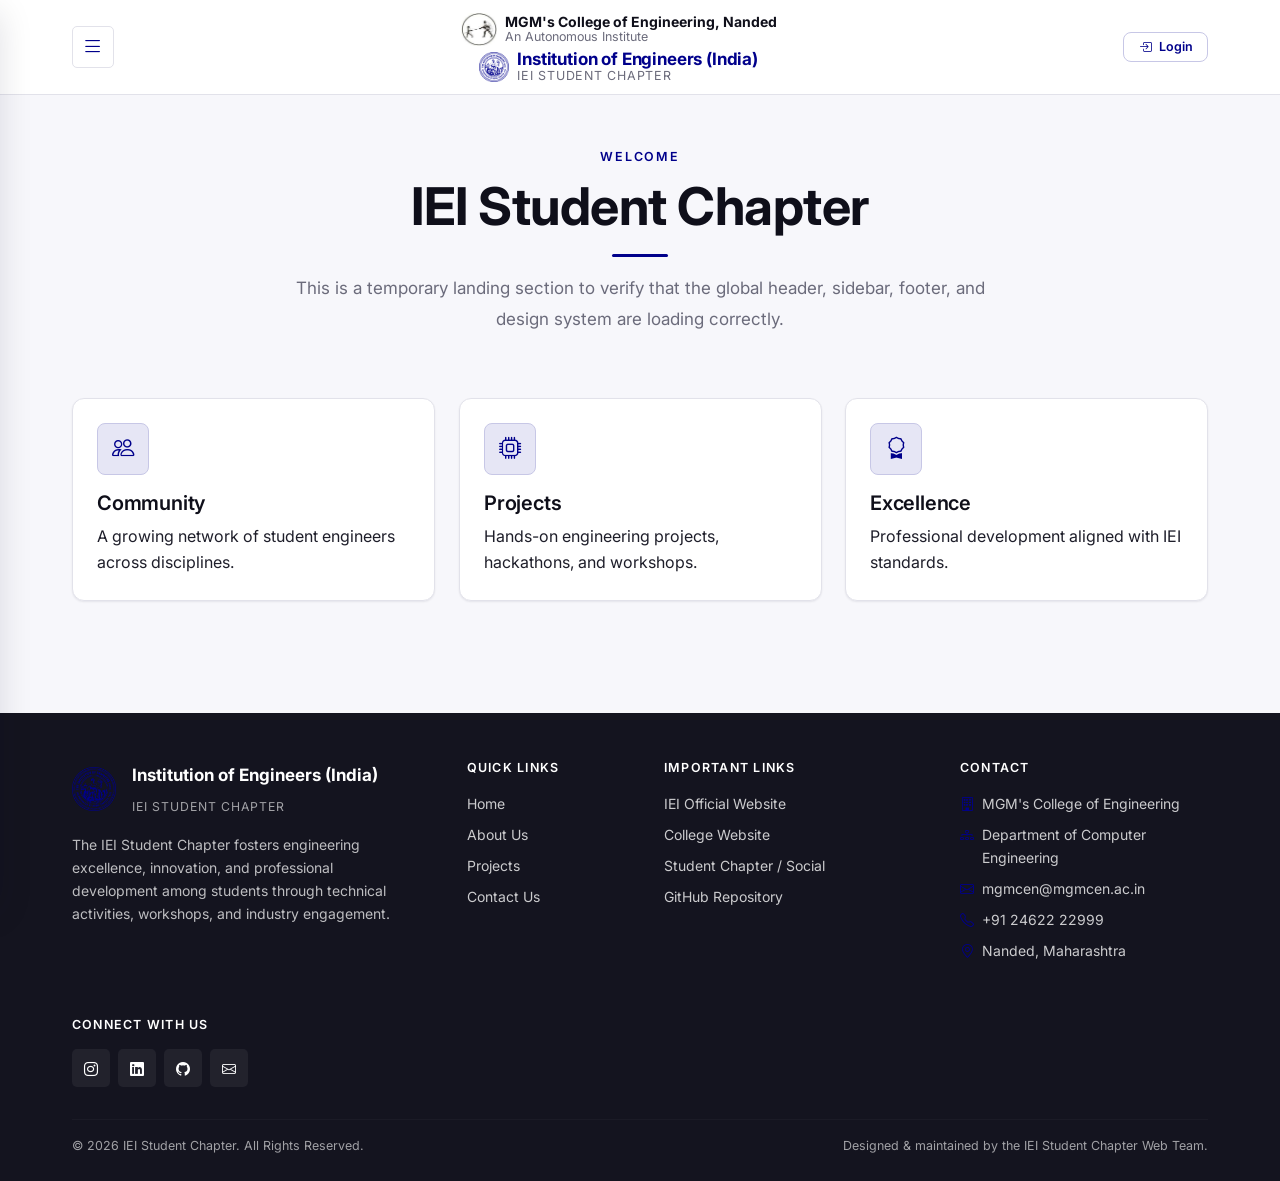
<file: theme.html>
<!DOCTYPE html>
<html lang="en">
<head>
    <meta charset="UTF-8">
    <meta name="viewport" content="width=device-width, initial-scale=1.0">
    <meta name="description" content="IEI Student Chapter — Institution of Engineers (India). Fostering engineering excellence through technical activities, projects, and professional development.">
    <meta name="theme-color" content="#00008B">

    <title>IEI Student Chapter — Institution of Engineers (India)</title>

    <!-- Favicons & app icons -->
    <link rel="icon" type="image/svg+xml" href="assets/images/favicon/favicon.svg">
    <link rel="icon" type="image/png" sizes="96x96" href="assets/images/favicon/favicon-96x96.png">
    <link rel="shortcut icon" href="assets/images/favicon/favicon.ico">
    <link rel="apple-touch-icon" sizes="180x180" href="assets/images/favicon/apple-touch-icon.png">
    <link rel="manifest" href="assets/images/favicon/site.webmanifest">
    <meta name="msapplication-TileColor" content="#00008B">
    <meta name="msapplication-config" content="assets/images/favicon/browserconfig.xml">

    <!-- Fonts -->
    <link rel="preconnect" href="https://fonts.googleapis.com">
    <link rel="preconnect" href="https://fonts.gstatic.com" crossorigin>
    <link href="https://fonts.googleapis.com/css2?family=Inter:wght@400;500;600;700&display=swap" rel="stylesheet">

    <!-- Bootstrap 5 + Bootstrap Icons -->
    <link href="https://cdn.jsdelivr.net/npm/bootstrap@5.3.3/dist/css/bootstrap.min.css" rel="stylesheet">
    <link href="https://cdn.jsdelivr.net/npm/bootstrap-icons@1.11.3/font/bootstrap-icons.css" rel="stylesheet">

    <!-- Global styles -->
    <link rel="stylesheet" href="assets/css/style.css">
</head>
<body>
    <div data-include="includes/header.html"></div>
    <div data-include="includes/sidebar.html"></div>

    <main id="main-content" role="main">
        <section class="section">
            <div class="container-iei">
                <div class="section-heading text-center">
                    <span class="eyebrow">Welcome</span>
                    <h1>IEI Student Chapter</h1>
                    <div class="divider"></div>
                    <p class="lead-iei">
                        This is a temporary landing section to verify that the
                        global header, sidebar, footer, and design system are
                        loading correctly.
                    </p>
                </div>

                <div class="row g-4 mt-4">
                    <div class="col-12 col-md-4">
                        <div class="card-iei reveal">
                            <div class="card-icon"><i class="bi bi-people" aria-hidden="true"></i></div>
                            <h3 class="card-title-iei">Community</h3>
                            <p class="mb-0">A growing network of student engineers across disciplines.</p>
                        </div>
                    </div>
                    <div class="col-12 col-md-4">
                        <div class="card-iei reveal reveal-delay-1">
                            <div class="card-icon"><i class="bi bi-cpu" aria-hidden="true"></i></div>
                            <h3 class="card-title-iei">Projects</h3>
                            <p class="mb-0">Hands-on engineering projects, hackathons, and workshops.</p>
                        </div>
                    </div>
                    <div class="col-12 col-md-4">
                        <div class="card-iei reveal reveal-delay-2">
                            <div class="card-icon"><i class="bi bi-award" aria-hidden="true"></i></div>
                            <h3 class="card-title-iei">Excellence</h3>
                            <p class="mb-0">Professional development aligned with IEI standards.</p>
                        </div>
                    </div>
                </div>
            </div>
        </section>
    </main>

    <div data-include="includes/footer.html"></div>

    <button id="backToTop" class="back-to-top" type="button" aria-label="Back to top">
        <i class="bi bi-arrow-up" aria-hidden="true"></i>
    </button>

    <script src="https://cdn.jsdelivr.net/npm/bootstrap@5.3.3/dist/js/bootstrap.bundle.min.js" defer></script>
    <script src="assets/js/script.js" defer></script>
</body>
</html>
</file>
<file: assets/css/style.css>
/* ============================================================
   IEI STUDENT CHAPTER — GLOBAL DESIGN SYSTEM
   File: assets/css/style.css
   Author: IEI Student Chapter Web Team
   Purpose: Single global stylesheet for the entire website.
   ============================================================ */

/* ------------------------------------------------------------
   1. CSS VARIABLE SYSTEM  (Theming foundation)
   ------------------------------------------------------------ */
:root {
    /* Brand — IEI deep royal blue */
    --primary-color:      #00008B;
    --primary-dark:       #000066;
    --primary-darker:     #00004d;
    --primary-light:      #1a1aa8;
    --primary-lighter:    #4d4dc9;
    --primary-soft:       #e6e6f5;   /* very light blue background */
    --primary-border:     #c7c7e6;   /* subtle blue border */
    --primary-tint:       #f2f2fa;   /* faint tint for sections */

    /* Secondary / Accent */
    --secondary-color:    #1c1c5c;   /* deep institutional ink */
    --accent-color:       #c9a227;   /* subtle gold accent (used sparingly) */
    --accent-soft:        #f6efd6;

    /* Neutrals */
    --black:              #0a0a0a;
    --ink:                #14141f;   /* heading dark */
    --white:              #ffffff;
    --near-white:         #fafafc;
    --surface-color:      #ffffff;
    --background-color:   #f7f7fb;   /* page background */
    --light-gray:         #e9e9ef;
    --medium-gray:        #6b6b7b;
    --dark-gray:          #2a2a35;

    /* Semantic text */
    --text-color:         #1e1e2a;
    --heading-color:      #0f0f1a;
    --muted-color:        #6b6b7b;
    --inverse-text:       #ffffff;

    /* Borders & shadows */
    --border-color:       #e2e2ea;
    --border-strong:      #c9c9d6;
    --shadow-color:       rgba(10, 10, 40, 0.08);
    --shadow-color-md:    rgba(10, 10, 40, 0.12);
    --shadow-sm:          0 1px 2px var(--shadow-color);
    --shadow-md:          0 4px 14px var(--shadow-color);
    --shadow-lg:          0 12px 32px var(--shadow-color-md);
    --focus-ring:         0 0 0 3px rgba(0, 0, 139, 0.18);

    /* Status */
    --success-color:      #1f7a4d;
    --success-soft:       #e6f4ec;
    --danger-color:       #b3261e;
    --danger-soft:        #fbeae9;
    --warning-color:      #a86b00;
    --warning-soft:       #fdf3e0;
    --info-color:         var(--primary-color);
    --info-soft:          var(--primary-soft);

    /* Typography */
    --font-family-base:   'Inter', 'Poppins', system-ui, -apple-system,
                          'Segoe UI', Roboto, Helvetica, Arial, sans-serif;
    --font-family-heading:'Inter', 'Poppins', system-ui, sans-serif;
    --font-family-mono:   ui-monospace, SFMono-Regular, Menlo, monospace;

    --fs-xs:   0.78rem;
    --fs-sm:   0.875rem;
    --fs-base: 1rem;
    --fs-md:   1.0625rem;
    --fs-lg:   1.25rem;
    --fs-xl:   1.5rem;
    --fs-2xl:  1.875rem;
    --fs-3xl:  2.25rem;
    --fs-4xl:  2.75rem;
    --fs-5xl:  3.25rem;

    --lh-tight:   1.2;
    --lh-snug:    1.35;
    --lh-base:    1.65;
    --lh-relaxed: 1.8;

    --fw-regular: 400;
    --fw-medium:  500;
    --fw-semibold:600;
    --fw-bold:    700;

    /* Spacing scale */
    --space-1: 0.25rem;
    --space-2: 0.5rem;
    --space-3: 0.75rem;
    --space-4: 1rem;
    --space-5: 1.5rem;
    --space-6: 2rem;
    --space-7: 2.5rem;
    --space-8: 3rem;
    --space-9: 4rem;
    --space-10:5rem;

    /* Radii — moderate, professional (avoid pill UI) */
    --radius-xs: 3px;
    --radius-sm: 5px;
    --radius-md: 8px;
    --radius-lg: 12px;
    --radius-xl: 16px;
    --radius-pill: 999px; /* reserved only for badges */

    /* Layout */
    --container-max: 1200px;
    --header-height: 94px;
    --sidebar-width: 288px;

    /* Motion */
    --transition-fast: 150ms ease;
    --transition-base: 220ms ease;
    --transition-slow: 320ms ease;
    --ease-out: cubic-bezier(0.22, 0.61, 0.36, 1);

    /* Z-index scale */
    --z-header:  1030;
    --z-sidebar: 1050;
    --z-overlay: 1040;
    --z-top:     1080;
}

/* ------------------------------------------------------------
   2. RESET & BASE
   ------------------------------------------------------------ */
.icon-bubble,
.card-icon,
.initiative-icon,
.report-icon,
.home-about-feature i,
.home-category i:first-child,
.home-mgm-badge i {
    display: inline-flex;
    align-items: center;
    justify-content: center;
    background: var(--primary-soft);
    color: var(--primary-color);
    border: 1px solid var(--primary-border);
}

.icon-bubble {
    width: 48px;
    height: 48px;
    border-radius: var(--radius-md);
    font-size: 1.35rem;
    flex-shrink: 0;
}

.category-chip,
.project-card-category,
.about-event-cat,
.home-project-cat {
    position: absolute;
    top: var(--space-3);
    left: var(--space-3);
    background: var(--white);
    color: var(--primary-color);
    font-size: var(--fs-xs);
    font-weight: var(--fw-semibold);
    padding: 0.3rem 0.7rem;
    border-radius: var(--radius-pill);
    border: 1px solid var(--primary-border);
}

*,
*::before,
*::after { box-sizing: border-box; }

html { -webkit-text-size-adjust: 100%; scroll-behavior: smooth; }

body {
    margin: 0;
    padding-top: var(--header-height);
    font-family: var(--font-family-base);
    font-size: var(--fs-base);
    line-height: var(--lh-base);
    color: var(--text-color);
    background-color: var(--background-color);
    -webkit-font-smoothing: antialiased;
    -moz-osx-font-smoothing: grayscale;
    overflow-x: hidden;
}

img, svg, video {
    max-width: 100%;
    height: auto;
    display: block;
}

a {
    color: var(--primary-color);
    text-decoration: none;
    transition: color var(--transition-fast);
}
a:hover { color: var(--primary-dark); text-decoration: underline; }

/* Accessible focus ring */
:focus-visible {
    outline: 2px solid var(--primary-color);
    outline-offset: 2px;
    border-radius: var(--radius-xs);
    box-shadow: var(--focus-ring);
}

/* ------------------------------------------------------------
   3. TYPOGRAPHY
   ------------------------------------------------------------ */
h1, h2, h3, h4, h5, h6 {
    font-family: var(--font-family-heading);
    color: var(--heading-color);
    font-weight: var(--fw-semibold);
    line-height: var(--lh-tight);
    letter-spacing: -0.01em;
    margin: 0 0 var(--space-4);
}

h1 { font-size: clamp(2rem, 4.5vw, var(--fs-5xl)); font-weight: var(--fw-bold); }
h2 { font-size: clamp(1.5rem, 3vw, var(--fs-3xl)); }
h3 { font-size: clamp(1.25rem, 2.2vw, var(--fs-2xl)); }
h4 { font-size: var(--fs-lg); }
h5 { font-size: var(--fs-md); }
h6 { font-size: var(--fs-base); text-transform: uppercase; letter-spacing: 0.08em; color: var(--muted-color); }

p { margin: 0 0 var(--space-4); }

.text-muted-iei { color: var(--muted-color) !important; }
.text-iei       { color: var(--primary-color) !important; }
.text-ink       { color: var(--heading-color) !important; }
.text-balance   { text-wrap: balance; }

.lead-iei {
    font-size: var(--fs-md);
    line-height: var(--lh-relaxed);
    color: var(--muted-color);
}

/* Small caps label used for section eyebrows */
.eyebrow {
    display: inline-block;
    font-size: var(--fs-xs);
    font-weight: var(--fw-semibold);
    letter-spacing: 0.14em;
    text-transform: uppercase;
    color: var(--primary-color);
    margin-bottom: var(--space-2);
}

/* ------------------------------------------------------------
   4. CONTAINERS & SECTION SPACING
   ------------------------------------------------------------ */
.container-iei {
    width: 100%;
    max-width: var(--container-max);
    margin-inline: auto;
    padding-inline: var(--space-4);
}

@media (min-width: 768px) {
    .container-iei { padding-inline: var(--space-6); }
}

.section {
    padding-block: var(--space-8);
}
.section-sm { padding-block: var(--space-6); }
.section-lg { padding-block: var(--space-10); }

.section-tint   { background-color: var(--primary-tint); }
.section-light  { background-color: var(--near-white); }
.section-surface{ background-color: var(--surface-color); }
.section-dark {
    background-color: var(--ink);
    color: var(--inverse-text);
}
.section-dark h1, .section-dark h2, .section-dark h3, .section-dark h4 { color: var(--white); }
.section-dark p { color: rgba(255,255,255,0.78); }

/* Section heading block */
.section-heading {
    max-width: 720px;
    margin-bottom: var(--space-7);
}
.section-heading.text-center { margin-inline: auto; }
.section-heading h2 { margin-bottom: var(--space-3); }
.section-heading p  { color: var(--muted-color); margin: 0; }

/* Decorative divider under heading */
.section-heading .divider {
    width: 56px;
    height: 3px;
    background: var(--primary-color);
    border-radius: 2px;
    margin: var(--space-3) 0 var(--space-4);
}
.section-heading.text-center .divider { margin-inline: auto; }

/* ------------------------------------------------------------
   5. HEADER
   ------------------------------------------------------------ */
.site-header {
    position: fixed;
    inset: 0 0 auto;
    width: 100%;
    z-index: var(--z-header);
    background-color: var(--surface-color);
    border-bottom: 1px solid var(--border-color);
    transition: box-shadow var(--transition-base), background-color var(--transition-base);
}
.site-header.is-scrolled {
    box-shadow: var(--shadow-md);
}

.site-header .navbar {
    min-height: var(--header-height);
    padding-block: var(--space-2);
}

/* Brand */
.brand {
    display: inline-flex;
    flex: 1;
    flex-direction: column;
    align-items: center;
    gap: 3px;
    min-width: 0;
    text-decoration: none !important;
    color: var(--heading-color);
}
.brand-institution,
.brand-chapter {
    display: flex;
    align-items: center;
    gap: var(--space-2);
    max-width: 100%;
    min-width: 0;
}
.brand-institution-logo {
    width: 36px;
    height: 36px;
    flex: 0 0 36px;
    object-fit: contain;
}
.brand-institution-text {
    display: flex;
    flex-direction: column;
    line-height: 1.15;
    min-width: 0;
}
.brand-institution-name {
    color: var(--heading-color);
    font-size: var(--fs-sm);
    font-weight: var(--fw-bold);
}
.brand-institution-note {
    color: var(--muted-color);
    font-size: var(--fs-xs);
}
.brand-logo {
    height: 30px;
    width: 30px;
    flex: 0 0 30px;
    object-fit: contain;
}
.brand-text {
    display: flex;
    flex-direction: column;
    line-height: 1.1;
}
.brand-title {
    font-family: var(--font-family-heading);
    font-weight: var(--fw-bold);
    font-size: var(--fs-md);
    color: var(--primary-color);
    letter-spacing: -0.01em;
}
.brand-subtitle {
    font-size: var(--fs-xs);
    color: var(--muted-color);
    letter-spacing: 0.06em;
    text-transform: uppercase;
}

/* Primary nav links */
.navbar-iei .nav-link {
    color: var(--text-color);
    font-weight: var(--fw-medium);
    font-size: var(--fs-sm);
    padding: var(--space-2) var(--space-3) !important;
    border-radius: var(--radius-sm);
    position: relative;
    transition: color var(--transition-fast), background-color var(--transition-fast);
}
.navbar-iei .nav-link:hover {
    color: var(--primary-color);
    background-color: var(--primary-soft);
}
.navbar-iei .nav-link.active,
.navbar-iei .nav-link[aria-current="page"] {
    color: var(--primary-color);
    font-weight: var(--fw-semibold);
}
.navbar-iei .nav-link.active::after {
    content: "";
    position: absolute;
    left: var(--space-3);
    right: var(--space-3);
    bottom: 2px;
    height: 2px;
    background: var(--primary-color);
    border-radius: 2px;
}

/* Hamburger button */
.nav-toggle {
    background: transparent;
    border: 1px solid var(--border-color);
    color: var(--primary-color);
    width: 42px;
    height: 42px;
    border-radius: var(--radius-sm);
    display: inline-flex;
    align-items: center;
    justify-content: center;
    font-size: 1.35rem;
    transition: background-color var(--transition-fast), border-color var(--transition-fast);
}
.nav-toggle:hover { background-color: var(--primary-soft); border-color: var(--primary-border); }

/* ------------------------------------------------------------
   6. SIDEBAR (Off-canvas)
   ------------------------------------------------------------ */
.sidebar {
    position: fixed;
    top: 0;
    left: 0;
    width: var(--sidebar-width);
    max-width: 86vw;
    height: 100dvh;
    background-color: var(--surface-color);
    border-right: 1px solid var(--border-color);
    box-shadow: var(--shadow-lg);
    transform: translateX(-100%);
    transition: transform var(--transition-slow) var(--ease-out);
    z-index: var(--z-sidebar);
    display: flex;
    flex-direction: column;
    overflow-y: auto;
}
.sidebar.is-open { transform: translateX(0); }

.sidebar-header {
    padding: var(--space-5) var(--space-5) var(--space-4);
    border-bottom: 1px solid var(--border-color);
    background: linear-gradient(180deg, var(--primary-tint), var(--surface-color));
    display: flex;
    align-items: center;
    justify-content: space-between;
    gap: var(--space-3);
}
.sidebar-brand-title {
    font-weight: var(--fw-bold);
    color: var(--primary-color);
    font-size: var(--fs-md);
    line-height: 1.15;
}
.sidebar-brand-sub {
    font-size: var(--fs-xs);
    color: var(--muted-color);
    text-transform: uppercase;
    letter-spacing: 0.08em;
}
.sidebar-close {
    background: transparent;
    border: 1px solid var(--border-color);
    color: var(--muted-color);
    width: 36px;
    height: 36px;
    border-radius: var(--radius-sm);
    display: inline-flex;
    align-items: center;
    justify-content: center;
    transition: background-color var(--transition-fast), color var(--transition-fast);
}
.sidebar-close:hover { background: var(--primary-soft); color: var(--primary-color); }

.sidebar-nav {
    padding: var(--space-4) var(--space-3);
    flex: 1;
}
.sidebar-nav ul {
    list-style: none;
    margin: 0;
    padding: 0;
    display: flex;
    flex-direction: column;
    gap: 2px;
}
.sidebar-nav a {
    display: flex;
    align-items: center;
    gap: var(--space-3);
    padding: var(--space-3) var(--space-4);
    color: var(--text-color);
    font-size: var(--fs-sm);
    font-weight: var(--fw-medium);
    border-radius: var(--radius-md);
    text-decoration: none;
    transition: background-color var(--transition-fast), color var(--transition-fast), transform var(--transition-fast);
}
.sidebar-nav a i { font-size: 1.05rem; color: var(--primary-color); width: 1.2rem; text-align: center; }
.sidebar-nav a:hover {
    background-color: var(--primary-soft);
    color: var(--primary-color);
}
.sidebar-nav a.active,
.sidebar-nav a[aria-current="page"] {
    background-color: var(--primary-color);
    color: var(--white);
}
.sidebar-nav a.active i,
.sidebar-nav a[aria-current="page"] i { color: var(--white); }

.sidebar-footer {
    padding: var(--space-4) var(--space-5);
    border-top: 1px solid var(--border-color);
    font-size: var(--fs-xs);
    color: var(--muted-color);
}

/* Overlay */
.sidebar-overlay {
    position: fixed;
    inset: 0;
    background: rgba(10, 10, 40, 0.45);
    backdrop-filter: blur(2px);
    opacity: 0;
    visibility: hidden;
    transition: opacity var(--transition-base), visibility var(--transition-base);
    z-index: var(--z-overlay);
}
.sidebar-overlay.is-visible { opacity: 1; visibility: visible; }

body.sidebar-open { overflow: hidden; }

/* ------------------------------------------------------------
   7. FOOTER
   ------------------------------------------------------------ */
.site-footer {
    background-color: var(--ink);
    color: rgba(255,255,255,0.78);
    padding-block: var(--space-8) var(--space-5);
    font-size: var(--fs-sm);
    margin-top: var(--space-9);
}
.site-footer h5,
.site-footer h6 {
    color: var(--white);
    text-transform: uppercase;
    letter-spacing: 0.1em;
    font-size: var(--fs-xs);
    font-weight: var(--fw-semibold);
    margin-bottom: var(--space-4);
}
.site-footer a {
    color: rgba(255,255,255,0.78);
    text-decoration: none;
    transition: color var(--transition-fast);
}
.site-footer a:hover { color: var(--white); text-decoration: underline; }

.footer-brand-title {
    color: var(--white);
    font-weight: var(--fw-bold);
    font-size: var(--fs-md);
    margin-bottom: var(--space-2);
}
.footer-divider {
    border-color: rgba(255,255,255,0.12);
    margin-block: var(--space-6) var(--space-4);
}
.footer-links { list-style: none; padding: 0; margin: 0; }
.footer-links li { margin-bottom: var(--space-2); }
.footer-social {
    display: inline-flex;
    align-items: center;
    justify-content: center;
    width: 38px;
    height: 38px;
    border-radius: var(--radius-sm);
    background: rgba(255,255,255,0.06);
    color: var(--white) !important;
    margin-right: var(--space-2);
    transition: background-color var(--transition-fast), transform var(--transition-fast);
}
.footer-social:hover { background: var(--primary-light); transform: translateY(-2px); }
.footer-bottom {
    display: flex;
    flex-wrap: wrap;
    gap: var(--space-3);
    justify-content: space-between;
    color: rgba(255,255,255,0.6);
    font-size: var(--fs-xs);
}

/* ------------------------------------------------------------
   8. BUTTONS
   ------------------------------------------------------------ */
.btn-iei,
.btn-iei-outline,
.btn-iei-dark,
.btn-iei-ghost {
    display: inline-flex;
    align-items: center;
    justify-content: center;
    gap: var(--space-2);
    font-family: var(--font-family-base);
    font-size: var(--fs-sm);
    font-weight: var(--fw-semibold);
    line-height: 1;
    padding: 0.75rem 1.35rem;
    border-radius: var(--radius-md);
    border: 1px solid transparent;
    text-decoration: none !important;
    cursor: pointer;
    transition:
        background-color var(--transition-fast),
        color var(--transition-fast),
        border-color var(--transition-fast),
        box-shadow var(--transition-fast),
        transform var(--transition-fast);
    white-space: nowrap;
}

/* Primary */
.btn-iei {
    background-color: var(--primary-color);
    color: var(--white);
    border-color: var(--primary-color);
    box-shadow: 0 1px 0 rgba(0,0,0,0.04);
}
.btn-iei:hover {
    background-color: var(--primary-dark);
    border-color: var(--primary-dark);
    color: var(--white);
    transform: translateY(-1px);
    box-shadow: var(--shadow-md);
}
.btn-iei:active { transform: translateY(0); }

/* Outline / secondary */
.btn-iei-outline {
    background-color: var(--white);
    color: var(--primary-color);
    border-color: var(--primary-border);
}
.btn-iei-outline:hover {
    background-color: var(--primary-soft);
    border-color: var(--primary-color);
    color: var(--primary-dark);
    transform: translateY(-1px);
}

/* Dark */
.btn-iei-dark {
    background-color: var(--ink);
    color: var(--white);
    border-color: var(--ink);
}
.btn-iei-dark:hover {
    background-color: var(--black);
    color: var(--white);
    transform: translateY(-1px);
    box-shadow: var(--shadow-md);
}

/* Ghost */
.btn-iei-ghost {
    background-color: transparent;
    color: var(--primary-color);
    border-color: transparent;
    padding-inline: var(--space-3);
}
.btn-iei-ghost:hover { background-color: var(--primary-soft); color: var(--primary-dark); }

/* Sizes */
.btn-iei-sm,
.btn-iei-outline.btn-iei-sm { padding: 0.5rem 0.9rem; font-size: var(--fs-xs); }
.btn-iei-lg,
.btn-iei-outline.btn-iei-lg { padding: 0.95rem 1.75rem; font-size: var(--fs-base); }

/* Icon-only round-ish */
.btn-icon {
    width: 42px;
    height: 42px;
    padding: 0;
    border-radius: var(--radius-md);
}

/* ------------------------------------------------------------
   9. CARDS
   ------------------------------------------------------------ */
.card-iei {
    background-color: var(--surface-color);
    border: 1px solid var(--border-color);
    border-radius: var(--radius-lg);
    box-shadow: var(--shadow-sm);
    padding: var(--space-5);
    height: 100%;
    display: flex;
    flex-direction: column;
    transition: box-shadow var(--transition-base), transform var(--transition-base), border-color var(--transition-base);
}
.card-iei:hover {
    box-shadow: var(--shadow-md);
    transform: translateY(-3px);
    border-color: var(--primary-border);
}
.card-iei .card-title-iei {
    font-size: var(--fs-lg);
    font-weight: var(--fw-semibold);
    color: var(--heading-color);
    margin-bottom: var(--space-2);
}
.card-iei .card-body-iei p { color: var(--muted-color); }

/* Icon bubble used in feature cards */
.card-icon {
    width: 52px;
    height: 52px;
    border-radius: var(--radius-md);
    font-size: 1.4rem;
    margin-bottom: var(--space-4);
}

/* ------------------------------------------------------------
   10. PROJECT CARDS
   ------------------------------------------------------------ */
.project-card {
    background-color: var(--surface-color);
    border: 1px solid var(--border-color);
    border-radius: var(--radius-lg);
    overflow: hidden;
    height: 100%;
    display: flex;
    flex-direction: column;
    transition: box-shadow var(--transition-base), transform var(--transition-base), border-color var(--transition-base);
}
.project-card:hover {
    box-shadow: var(--shadow-md);
    transform: translateY(-3px);
    border-color: var(--primary-border);
}

.project-card-media {
    position: relative;
    aspect-ratio: 16 / 10;
    background: var(--primary-tint);
    overflow: hidden;
}
.project-card-media img {
    width: 100%;
    height: 100%;
    object-fit: cover;
    transition: transform var(--transition-slow) var(--ease-out);
}
.project-card:hover .project-card-media img { transform: scale(1.04); }

.project-card-body {
    padding: var(--space-5);
    display: flex;
    flex-direction: column;
    flex: 1;
}
.project-card-title {
    font-size: var(--fs-md);
    font-weight: var(--fw-semibold);
    color: var(--heading-color);
    margin-bottom: var(--space-2);
}
.project-card-desc {
    color: var(--muted-color);
    font-size: var(--fs-sm);
    flex: 1;
}
.project-card-meta {
    display: flex;
    align-items: center;
    justify-content: space-between;
    gap: var(--space-3);
    margin-top: var(--space-4);
    padding-top: var(--space-4);
    border-top: 1px solid var(--border-color);
    font-size: var(--fs-xs);
    color: var(--muted-color);
}

/* ------------------------------------------------------------
   11. BADGES & PILLS
   ------------------------------------------------------------ */
.badge-iei {
    display: inline-flex;
    align-items: center;
    gap: var(--space-1);
    font-size: var(--fs-xs);
    font-weight: var(--fw-semibold);
    padding: 0.28rem 0.7rem;
    border-radius: var(--radius-pill);
    background: var(--primary-soft);
    color: var(--primary-dark);
    border: 1px solid var(--primary-border);
    line-height: 1;
}
.badge-iei-dark   { background: var(--ink); color: var(--white); border-color: var(--ink); }
.badge-iei-success{ background: var(--success-soft); color: var(--success-color); border-color: #cfe9db; }
.badge-iei-warning{ background: var(--warning-soft); color: var(--warning-color); border-color: #f2dba8; }
.badge-iei-danger { background: var(--danger-soft);  color: var(--danger-color);  border-color: #f2c7c4; }
.badge-iei-accent { background: var(--accent-soft);  color: #6b5200; border-color: #e6d69a; }

/* ------------------------------------------------------------
   12. FORMS & INPUTS
   ------------------------------------------------------------ */
.form-iei .form-label {
    font-size: var(--fs-sm);
    font-weight: var(--fw-medium);
    color: var(--heading-color);
    margin-bottom: var(--space-2);
}
.form-iei .form-control,
.form-iei .form-select {
    background-color: var(--surface-color);
    border: 1px solid var(--border-color);
    border-radius: var(--radius-md);
    padding: 0.7rem 0.9rem;
    font-size: var(--fs-sm);
    color: var(--text-color);
    transition: border-color var(--transition-fast), box-shadow var(--transition-fast);
    box-shadow: none;
}
.form-iei .form-control::placeholder { color: #9a9aae; }
.form-iei .form-control:focus,
.form-iei .form-select:focus {
    border-color: var(--primary-color);
    box-shadow: 0 0 0 3px rgba(0, 0, 139, 0.12);
    outline: none;
}
.form-iei .form-text { font-size: var(--fs-xs); color: var(--muted-color); }
.form-iei .form-control:disabled,
.form-iei .form-select:disabled {
    background-color: var(--near-white);
    color: var(--muted-color);
    cursor: not-allowed;
}
.form-iei .form-check-input:checked {
    background-color: var(--primary-color);
    border-color: var(--primary-color);
}
.form-iei .form-check-input:focus {
    box-shadow: 0 0 0 3px rgba(0, 0, 139, 0.18);
    border-color: var(--primary-color);
}

/* ------------------------------------------------------------
   13. ALERTS
   ------------------------------------------------------------ */
.alert-iei {
    display: flex;
    align-items: flex-start;
    gap: var(--space-3);
    padding: var(--space-4) var(--space-5);
    border-radius: var(--radius-md);
    border: 1px solid var(--border-color);
    background: var(--surface-color);
    color: var(--text-color);
    font-size: var(--fs-sm);
    line-height: var(--lh-base);
}
.alert-iei i { font-size: 1.15rem; flex-shrink: 0; margin-top: 2px; }

.alert-iei-info    { background: var(--primary-soft); border-color: var(--primary-border); color: var(--primary-dark); }
.alert-iei-success { background: var(--success-soft); border-color: #cfe9db; color: var(--success-color); }
.alert-iei-warning { background: var(--warning-soft); border-color: #f2dba8; color: var(--warning-color); }
.alert-iei-danger  { background: var(--danger-soft);  border-color: #f2c7c4; color: var(--danger-color); }

/* ------------------------------------------------------------
   14. BREADCRUMBS
   ------------------------------------------------------------ */
.breadcrumb-iei {
    display: flex;
    flex-wrap: wrap;
    align-items: center;
    gap: var(--space-2);
    list-style: none;
    padding: 0;
    margin: 0;
    font-size: var(--fs-sm);
    color: var(--muted-color);
}
.breadcrumb-iei li + li::before {
    content: "/";
    margin-right: var(--space-2);
    color: var(--border-strong);
}
.breadcrumb-iei a { color: var(--muted-color); text-decoration: none; }
.breadcrumb-iei a:hover { color: var(--primary-color); text-decoration: underline; }
.breadcrumb-iei [aria-current="page"] { color: var(--heading-color); font-weight: var(--fw-medium); }

/* ------------------------------------------------------------
   15. PAGE HERO
   ------------------------------------------------------------ */
.page-hero {
    position: relative;
    background:
        linear-gradient(135deg, var(--primary-darker) 0%, var(--primary-color) 55%, var(--primary-light) 100%);
    color: var(--white);
    padding-block: var(--space-9);
    overflow: hidden;
}
.page-hero::after {
    content: "";
    position: absolute;
    inset: 0;
    background:
        radial-gradient(circle at 88% 20%, rgba(255,255,255,0.10), transparent 42%),
        radial-gradient(circle at 12% 90%, rgba(255,255,255,0.06), transparent 40%);
    pointer-events: none;
}
.page-hero > * { position: relative; z-index: 1; }
.page-hero h1 { color: var(--white); margin-bottom: var(--space-3); }
.page-hero p  { color: rgba(255,255,255,0.85); max-width: 640px; margin-bottom: 0; }

.page-hero-compact { padding-block: var(--space-7); }

/* ------------------------------------------------------------
   16. LINKS & UTILITIES
   ------------------------------------------------------------ */
.link-iei {
    color: var(--primary-color);
    font-weight: var(--fw-medium);
    display: inline-flex;
    align-items: center;
    gap: var(--space-2);
    text-decoration: none;
}
.link-iei:hover { color: var(--primary-dark); text-decoration: underline; }
.link-iei i { transition: transform var(--transition-fast); }
.link-iei:hover i { transform: translateX(3px); }

.divider-iei {
    height: 1px;
    background: var(--border-color);
    border: 0;
    margin-block: var(--space-6);
}

.ratio-iei { position: relative; width: 100%; overflow: hidden; border-radius: var(--radius-lg); }
.ratio-iei > img { width: 100%; height: 100%; object-fit: cover; }

/* Utility spacing helpers */
.mt-iei-6 { margin-top: var(--space-6) !important; }
.mb-iei-6 { margin-bottom: var(--space-6) !important; }
.py-iei-9 { padding-block: var(--space-9) !important; }

/* ------------------------------------------------------------
   17. LOADING STATES
   ------------------------------------------------------------ */
.loader-iei {
    display: inline-block;
    width: 22px;
    height: 22px;
    border: 3px solid var(--primary-soft);
    border-top-color: var(--primary-color);
    border-radius: 50%;
    animation: iei-spin 0.7s linear infinite;
}
@keyframes iei-spin { to { transform: rotate(360deg); } }

.skeleton-iei {
    position: relative;
    overflow: hidden;
    background: var(--light-gray);
    border-radius: var(--radius-md);
    color: transparent !important;
}
.skeleton-iei::after {
    content: "";
    position: absolute;
    inset: 0;
    transform: translateX(-100%);
    background: linear-gradient(90deg, transparent, rgba(255,255,255,0.6), transparent);
    animation: iei-shimmer 1.4s infinite;
}
@keyframes iei-shimmer { 100% { transform: translateX(100%); } }

/* ------------------------------------------------------------
   18. BACK TO TOP
   ------------------------------------------------------------ */
.back-to-top {
    position: fixed;
    right: var(--space-5);
    bottom: var(--space-5);
    width: 44px;
    height: 44px;
    border-radius: var(--radius-md);
    background: var(--primary-color);
    color: var(--white);
    border: none;
    display: inline-flex;
    align-items: center;
    justify-content: center;
    font-size: 1.1rem;
    box-shadow: var(--shadow-md);
    opacity: 0;
    visibility: hidden;
    transform: translateY(10px);
    transition: opacity var(--transition-base), transform var(--transition-base), visibility var(--transition-base), background-color var(--transition-fast);
    z-index: var(--z-top);
    cursor: pointer;
}
.back-to-top.is-visible { opacity: 1; visibility: visible; transform: translateY(0); }
.back-to-top:hover { background: var(--primary-dark); }

/* ------------------------------------------------------------
   19. SCROLL REVEAL (uses .reveal + .is-visible)
   ------------------------------------------------------------ */
.reveal {
    opacity: 0;
    transform: translateY(16px);
    transition: opacity 600ms var(--ease-out), transform 600ms var(--ease-out);
    will-change: opacity, transform;
}
.reveal.is-visible { opacity: 1; transform: none; }
.reveal-delay-1 { transition-delay: 80ms; }
.reveal-delay-2 { transition-delay: 160ms; }
.reveal-delay-3 { transition-delay: 240ms; }

/* Simple fade-in helper */
.fade-in-iei { animation: iei-fade 500ms var(--ease-out) both; }
@keyframes iei-fade { from { opacity: 0; } to { opacity: 1; } }

/* ------------------------------------------------------------
   20. RESPONSIVE TUNING
   ------------------------------------------------------------ */
@media (max-width: 991.98px) {
    :root { --header-height: 94px; }
    .navbar-iei .nav-link.active::after { display: none; }
    .site-header .navbar { min-height: 94px; }
    .page-hero { padding-block: var(--space-8); }
}

/* ------------------------------------------------------------
   21. REDUCED MOTION
   ------------------------------------------------------------ */
@media (prefers-reduced-motion: reduce) {
    *,
    *::before,
    *::after {
        animation-duration: 0.001ms !important;
        animation-iteration-count: 1 !important;
        transition-duration: 0.001ms !important;
        scroll-behavior: auto !important;
    }
    .reveal { opacity: 1 !important; transform: none !important; }
    .skeleton-iei::after { animation: none; }
    .loader-iei { animation-duration: 0.7s !important; } /* keep spinner visible */
    .home-hero-orbit,
    .home-hero-chip { animation: none !important; }
}

/* ------------------------------------------------------------
   22. PRINT
   ------------------------------------------------------------ */
@media print {
    .site-header,
    .sidebar,
    .sidebar-overlay,
    .back-to-top,
    .site-footer { display: none !important; }
    body { background: #fff; color: #000; }
}
/* ------------------------------------------------------------
   5a. HEADER — brand truncation on small screens
   ------------------------------------------------------------ */
.brand { min-width: 0; }
.brand-text { min-width: 0; }
.brand-title,
.brand-subtitle {
    overflow: hidden;
    text-overflow: ellipsis;
    white-space: nowrap;
}

/* ------------------------------------------------------------
   6a. SIDEBAR — inert fallback for browsers without `inert`
   ------------------------------------------------------------ */
.sidebar[inert] { pointer-events: none; }
.sidebar[inert] a,
.sidebar[inert] button { pointer-events: none; }

/* ------------------------------------------------------------
   7a. FOOTER — social spacing (use parent gap)
   ------------------------------------------------------------ */
.footer-social {
    margin-right: 0; /* was var(--space-2); flex gap on parent now handles it */
}
/* ------------------------------------------------------------
   23. ENQUIRY FORM — Radio tiles (Contact page)
   ------------------------------------------------------------ */
.enquiry-option {
    display: flex;
    align-items: flex-start;
    gap: var(--space-3);
    padding: var(--space-3) var(--space-4);
    border: 1px solid var(--border-color);
    border-radius: var(--radius-md);
    background-color: var(--surface-color);
    cursor: pointer;
    height: 100%;
    transition:
        border-color var(--transition-fast),
        background-color var(--transition-fast),
        box-shadow var(--transition-fast);
}
.enquiry-option:hover {
    border-color: var(--primary-border);
    background-color: var(--primary-tint);
}
.enquiry-option:has(input:checked) {
    border-color: var(--primary-color);
    background-color: var(--primary-soft);
    box-shadow: 0 0 0 3px rgba(0, 0, 139, 0.10);
}
.enquiry-option input[type="radio"] {
    margin-top: 0.25rem;
    flex-shrink: 0;
    cursor: pointer;
}
.enquiry-option input[type="radio"]:checked {
    background-color: var(--primary-color);
    border-color: var(--primary-color);
}
.enquiry-option input[type="radio"]:focus-visible {
    outline: 2px solid var(--primary-color);
    outline-offset: 2px;
    box-shadow: none;
}
.enquiry-option-text {
    display: inline-flex;
    align-items: center;
    gap: var(--space-2);
    font-size: var(--fs-sm);
    font-weight: var(--fw-medium);
    color: var(--text-color);
    line-height: 1.4;
}
.enquiry-option-text i {
    color: var(--primary-color);
    font-size: 1.05rem;
}

/* Fallback for browsers without :has() support (older Safari) */
@supports not selector(:has(*)) {
    .enquiry-option input[type="radio"]:checked ~ .enquiry-option-text {
        color: var(--primary-dark);
        font-weight: var(--fw-semibold);
    }
}

/* ------------------------------------------------------------
   24. FORM VALIDATION STATE
   ------------------------------------------------------------ */
.form-iei .form-control.is-invalid,
.form-iei .form-select.is-invalid {
    border-color: var(--danger-color);
    box-shadow: 0 0 0 3px rgba(179, 38, 30, 0.10);
}
.form-iei .form-control.is-invalid:focus,
.form-iei .form-select.is-invalid:focus {
    box-shadow: 0 0 0 3px rgba(179, 38, 30, 0.18);
}
/* ------------------------------------------------------------
   25. PROJECTS TOOLBAR — Search / Filter / Sort
   ------------------------------------------------------------ */
.project-toolbar {
    display: flex;
    flex-wrap: wrap;
    gap: var(--space-3);
    align-items: center;
    margin-bottom: var(--space-4);
}

.project-search {
    position: relative;
    flex: 1 1 320px;
    min-width: 0;
}
.project-search-icon {
    position: absolute;
    top: 50%;
    left: var(--space-4);
    transform: translateY(-50%);
    color: var(--muted-color);
    font-size: 1.05rem;
    pointer-events: none;
}
.form-control-iei {
    background-color: var(--surface-color);
    border: 1px solid var(--border-color);
    border-radius: var(--radius-md);
    color: var(--text-color);
    font-size: var(--fs-sm);
    transition: border-color var(--transition-fast), box-shadow var(--transition-fast);
}
.form-control-iei::placeholder { color: #9a9aae; }
.form-control-iei:focus {
    border-color: var(--primary-color);
    box-shadow: 0 0 0 3px rgba(0, 0, 139, 0.12);
    outline: none;
}
.project-search-input {
    padding: 0.65rem 1rem 0.65rem 2.6rem;
    height: auto;
}

.project-toolbar-actions {
    display: flex;
    gap: var(--space-2);
    flex-shrink: 0;
}

/* Dropdown panels */
.project-dropdown {
    border: 1px solid var(--border-color);
    border-radius: var(--radius-md);
    box-shadow: var(--shadow-md);
    padding: var(--space-2);
    min-width: 220px;
}
.project-dropdown .dropdown-header {
    font-size: var(--fs-xs);
    text-transform: uppercase;
    letter-spacing: 0.08em;
    color: var(--muted-color);
    padding: var(--space-2) var(--space-3);
}
.project-dropdown .dropdown-item {
    font-size: var(--fs-sm);
    border-radius: var(--radius-sm);
    padding: var(--space-2) var(--space-3);
    color: var(--text-color);
    transition: background-color var(--transition-fast), color var(--transition-fast);
}
.project-dropdown .dropdown-item:hover,
.project-dropdown .dropdown-item:focus {
    background-color: var(--primary-soft);
    color: var(--primary-dark);
}
.project-dropdown .dropdown-item.is-active {
    background-color: var(--primary-color);
    color: var(--white);
    font-weight: var(--fw-semibold);
}
.project-dropdown .dropdown-item.is-active:hover,
.project-dropdown .dropdown-item.is-active:focus {
    background-color: var(--primary-dark);
    color: var(--white);
}

/* Mobile filter drawer */
.project-filter-drawer {
    border-top-left-radius: var(--radius-lg);
    border-top-right-radius: var(--radius-lg);
}
.filter-chip {
    display: block;
    width: 100%;
    text-align: left;
    padding: var(--space-3) var(--space-4);
    border: 1px solid var(--border-color);
    border-radius: var(--radius-md);
    background-color: var(--surface-color);
    color: var(--text-color);
    font-size: var(--fs-sm);
    font-weight: var(--fw-medium);
    transition: background-color var(--transition-fast), border-color var(--transition-fast), color var(--transition-fast);
}
.filter-chip:hover {
    background-color: var(--primary-tint);
    border-color: var(--primary-border);
}
.filter-chip.is-active {
    background-color: var(--primary-color);
    border-color: var(--primary-color);
    color: var(--white);
}

/* ------------------------------------------------------------
   26. ACTIVE FILTERS STRIP
   ------------------------------------------------------------ */
.active-filters {
    display: flex;
    flex-wrap: wrap;
    align-items: center;
    gap: var(--space-2);
    padding: var(--space-2) 0;
    margin-bottom: var(--space-2);
}
.active-filters-label {
    font-size: var(--fs-xs);
    text-transform: uppercase;
    letter-spacing: 0.08em;
    color: var(--muted-color);
    font-weight: var(--fw-semibold);
}
.active-filters-chips {
    display: flex;
    flex-wrap: wrap;
    gap: var(--space-2);
}
.filter-pill {
    display: inline-flex;
    align-items: center;
    gap: var(--space-2);
    padding: 0.3rem 0.6rem 0.3rem 0.8rem;
    background-color: var(--primary-soft);
    border: 1px solid var(--primary-border);
    border-radius: var(--radius-pill);
    font-size: var(--fs-xs);
    font-weight: var(--fw-medium);
    color: var(--primary-dark);
    line-height: 1;
}
.filter-pill-remove {
    background: transparent;
    border: none;
    padding: 0;
    color: var(--primary-dark);
    display: inline-flex;
    align-items: center;
    justify-content: center;
    cursor: pointer;
    border-radius: 50%;
    width: 18px;
    height: 18px;
    transition: background-color var(--transition-fast), color var(--transition-fast);
}
.filter-pill-remove:hover {
    background-color: var(--primary-color);
    color: var(--white);
}

/* ------------------------------------------------------------
   27. RESULTS INFO & EMPTY STATE
   ------------------------------------------------------------ */
.results-info {
    font-size: var(--fs-sm);
    color: var(--muted-color);
    margin: 0;
    padding-bottom: var(--space-2);
}

.empty-state {
    text-align: center;
    padding: var(--space-9) var(--space-4);
    background-color: var(--surface-color);
    border: 1px dashed var(--border-strong);
    border-radius: var(--radius-lg);
    max-width: 560px;
    margin-inline: auto;
}
.empty-state-icon {
    width: 64px;
    height: 64px;
    border-radius: 50%;
    background: var(--primary-soft);
    color: var(--primary-color);
    display: inline-flex;
    align-items: center;
    justify-content: center;
    font-size: 1.75rem;
    margin-bottom: var(--space-4);
    border: 1px solid var(--primary-border);
}
.empty-state h2 { margin-bottom: var(--space-2); }
.empty-state p  { margin-bottom: var(--space-5); }

/* ------------------------------------------------------------
   28. PROJECT CARD — extensions for projects page
   ------------------------------------------------------------ */
.project-card-developer {
    display: flex;
    align-items: center;
    gap: var(--space-3);
    margin-top: var(--space-3);
    padding-top: var(--space-3);
    border-top: 1px solid var(--border-color);
}
.project-card-avatar {
    width: 36px;
    height: 36px;
    border-radius: 50%;
    background: var(--primary-soft);
    color: var(--primary-color);
    display: inline-flex;
    align-items: center;
    justify-content: center;
    font-weight: var(--fw-bold);
    font-size: var(--fs-sm);
    border: 1px solid var(--primary-border);
    flex-shrink: 0;
}
.project-card-developer-info {
    min-width: 0;
    line-height: 1.2;
}
.project-card-developer-name {
    font-size: var(--fs-sm);
    font-weight: var(--fw-semibold);
    color: var(--heading-color);
    margin: 0;
}
.project-card-developer-role {
    font-size: var(--fs-xs);
    color: var(--muted-color);
    margin: 0;
}

.project-card-tags {
    display: flex;
    flex-wrap: wrap;
    gap: var(--space-2);
    margin: var(--space-3) 0 0;
    padding: 0;
    list-style: none;
}
.tech-tag {
    display: inline-block;
    padding: 0.22rem 0.55rem;
    font-size: var(--fs-xs);
    font-weight: var(--fw-medium);
    color: var(--primary-dark);
    background: var(--primary-soft);
    border: 1px solid var(--primary-border);
    border-radius: var(--radius-sm);
    line-height: 1;
    letter-spacing: 0.01em;
}

.project-card-actions {
    display: flex;
    gap: var(--space-2);
    margin-top: var(--space-4);
    padding-top: var(--space-4);
    border-top: 1px solid var(--border-color);
}
.project-card-actions .btn-iei,
.project-card-actions .btn-iei-outline {
    flex: 1;
    min-width: 0;
    padding-inline: var(--space-3);
}

/* CTA band */
.cta-band {
    background: linear-gradient(135deg, var(--primary-darker) 0%, var(--primary-color) 60%, var(--primary-light) 100%);
    color: var(--white);
    border-radius: var(--radius-lg);
    padding: var(--space-7) var(--space-6);
    display: flex;
    flex-wrap: wrap;
    gap: var(--space-5);
    align-items: center;
    justify-content: space-between;
    position: relative;
    overflow: hidden;
}
.cta-band::after {
    content: "";
    position: absolute;
    inset: 0;
    background:
        radial-gradient(circle at 85% 25%, rgba(255,255,255,0.10), transparent 45%),
        radial-gradient(circle at 10% 90%, rgba(255,255,255,0.06), transparent 40%);
    pointer-events: none;
}
.cta-band > * { position: relative; z-index: 1; }
.cta-band-content { flex: 1 1 320px; min-width: 0; }
.cta-band h2 { color: var(--white); margin-bottom: var(--space-2); }
.cta-band p  { color: rgba(255,255,255,0.85); margin: 0; }
.cta-band-actions {
    display: flex;
    flex-wrap: wrap;
    gap: var(--space-3);
}
.cta-band-actions .btn-iei-outline {
    background-color: transparent;
    color: var(--white);
    border-color: rgba(255,255,255,0.5);
}
.cta-band-actions .btn-iei-outline:hover {
    background-color: rgba(255,255,255,0.12);
    border-color: var(--white);
    color: var(--white);
}

@media (max-width: 767.98px) {
    .project-toolbar-actions { width: 100%; }
    .project-toolbar-actions .dropdown,
    .project-toolbar-actions > button { flex: 1; }
    .project-toolbar-actions .btn-iei-outline { width: 100%; justify-content: center; }
}

/* ------------------------------------------------------------
   29. MEDIA GALLERY (Project Details)
   ------------------------------------------------------------ */
.media-gallery {
    display: flex;
    flex-direction: column;
    gap: var(--space-3);
}

.media-main {
    aspect-ratio: 16 / 10;
    background: var(--primary-tint);
    border: 1px solid var(--border-color);
    border-radius: var(--radius-lg);
    overflow: hidden;
    position: relative;
}
.media-main > img,
.media-main > video {
    width: 100%;
    height: 100%;
    object-fit: cover;
    display: block;
}

/* Clickable wrapper for the lightbox */
.media-trigger {
    display: block;
    width: 100%;
    height: 100%;
    border: 0;
    padding: 0;
    background: transparent;
    cursor: zoom-in;
    position: relative;
}
.media-trigger::after {
    content: "View larger";
    font-family: var(--font-family-base);
    font-size: var(--fs-xs);
    font-weight: var(--fw-semibold);
    letter-spacing: 0.04em;
    position: absolute;
    top: var(--space-3);
    right: var(--space-3);
    padding: 0.35rem 0.7rem;
    background: rgba(10, 10, 40, 0.55);
    color: var(--white);
    border-radius: var(--radius-sm);
    opacity: 0;
    transform: translateY(-4px);
    transition: opacity var(--transition-base), transform var(--transition-base);
    pointer-events: none;
}
.media-trigger:hover::after,
.media-trigger:focus-visible::after {
    opacity: 1;
    transform: translateY(0);
}
.media-trigger:focus-visible {
    outline: 2px solid var(--primary-color);
    outline-offset: 2px;
}

/* Thumbnails row */
.media-thumbs {
    display: grid;
    grid-template-columns: repeat(auto-fill, minmax(96px, 1fr));
    gap: var(--space-2);
}
.media-thumb {
    position: relative;
    aspect-ratio: 16 / 10;
    border: 2px solid transparent;
    border-radius: var(--radius-md);
    overflow: hidden;
    background: var(--primary-tint);
    padding: 0;
    cursor: pointer;
    transition: border-color var(--transition-fast), transform var(--transition-fast);
}
.media-thumb img,
.media-thumb video {
    width: 100%;
    height: 100%;
    object-fit: cover;
    display: block;
    pointer-events: none;
}
.media-thumb:hover {
    transform: translateY(-2px);
    border-color: var(--primary-border);
}
.media-thumb.is-active {
    border-color: var(--primary-color);
}
.media-thumb:focus-visible {
    outline: 2px solid var(--primary-color);
    outline-offset: 2px;
}

/* Video-type thumb indicator */
.media-thumb-type {
    position: absolute;
    inset: 0;
    display: flex;
    align-items: center;
    justify-content: center;
    background: rgba(10, 10, 40, 0.35);
    color: var(--white);
    font-size: 1.4rem;
    pointer-events: none;
}

/* Lightbox modal */
.media-modal-content {
    background: rgba(10, 10, 40, 0.96);
    color: var(--white);
    border: 0;
    border-radius: var(--radius-lg);
}
.media-modal-content .modal-title {
    color: var(--white);
    font-size: var(--fs-sm);
    text-transform: uppercase;
    letter-spacing: 0.08em;
    color: rgba(255,255,255,.75);
}
.media-modal-content #mediaModalBody img,
.media-modal-content #mediaModalBody video {
    max-width: 100%;
    max-height: 78vh;
    margin-inline: auto;
    border-radius: var(--radius-md);
    display: block;
}

/* ------------------------------------------------------------
   30. PROJECT SUMMARY LIST (DL)
   ------------------------------------------------------------ */
.project-summary-list {
    display: grid;
    grid-template-columns: 1fr;
    gap: var(--space-3);
    margin: 0;
}
.project-summary-list .summary-row {
    display: grid;
    grid-template-columns: 130px 1fr;
    gap: var(--space-3);
    align-items: start;
    padding-bottom: var(--space-3);
    border-bottom: 1px solid var(--border-color);
}
.project-summary-list .summary-row:last-child {
    border-bottom: 0;
    padding-bottom: 0;
}
.project-summary-list dt {
    font-size: var(--fs-xs);
    text-transform: uppercase;
    letter-spacing: 0.08em;
    color: var(--muted-color);
    font-weight: var(--fw-semibold);
    padding-top: 2px;
}
.project-summary-list dd {
    margin: 0;
    font-size: var(--fs-sm);
    color: var(--heading-color);
    font-weight: var(--fw-medium);
    word-break: break-word;
}

/* ------------------------------------------------------------
   31. PROJECT DESCRIPTION + DEVELOPER CARD
   ------------------------------------------------------------ */
.project-description {
    font-size: var(--fs-md);
    line-height: var(--lh-relaxed);
    color: var(--text-color);
}
.project-description h3 {
    font-size: var(--fs-lg);
    margin-top: var(--space-6);
    margin-bottom: var(--space-3);
    color: var(--heading-color);
}
.project-description h3:first-child { margin-top: 0; }
.project-description p { margin-bottom: var(--space-4); }
.project-description ul {
    margin: 0 0 var(--space-4);
    padding-left: var(--space-5);
}
.project-description li { margin-bottom: var(--space-2); }

.developer-card {
    background: var(--surface-color);
    border: 1px solid var(--border-color);
    border-radius: var(--radius-lg);
    padding: var(--space-5);
    height: 100%;
    display: flex;
    flex-direction: column;
    gap: var(--space-4);
    transition: box-shadow var(--transition-base), border-color var(--transition-base), transform var(--transition-base);
}
.developer-card:hover {
    box-shadow: var(--shadow-md);
    border-color: var(--primary-border);
    transform: translateY(-2px);
}

.developer-card-head {
    display: flex;
    align-items: center;
    gap: var(--space-4);
}
.developer-photo {
    width: 72px;
    height: 72px;
    border-radius: 50%;
    background: var(--primary-soft);
    color: var(--primary-color);
    display: inline-flex;
    align-items: center;
    justify-content: center;
    font-weight: var(--fw-bold);
    font-size: var(--fs-xl);
    border: 2px solid var(--primary-border);
    overflow: hidden;
    flex-shrink: 0;
}
.developer-photo img {
    width: 100%;
    height: 100%;
    object-fit: cover;
}
.developer-name {
    font-size: var(--fs-md);
    font-weight: var(--fw-semibold);
    color: var(--heading-color);
    margin: 0 0 2px;
}
.developer-role {
    font-size: var(--fs-sm);
    color: var(--primary-color);
    font-weight: var(--fw-medium);
    margin: 0;
}
.developer-department {
    font-size: var(--fs-xs);
    color: var(--muted-color);
    margin: 2px 0 0;
}

.developer-skills {
    display: flex;
    flex-wrap: wrap;
    gap: var(--space-2);
    margin: 0;
    padding: 0;
    list-style: none;
}

.developer-contact {
    display: flex;
    flex-wrap: wrap;
    gap: var(--space-2);
    margin: 0;
    padding: 0;
    list-style: none;
    border-top: 1px solid var(--border-color);
    padding-top: var(--space-4);
}
.developer-contact a {
    display: inline-flex;
    align-items: center;
    gap: var(--space-2);
    padding: 0.4rem 0.75rem;
    border: 1px solid var(--border-color);
    border-radius: var(--radius-sm);
    font-size: var(--fs-xs);
    font-weight: var(--fw-medium);
    color: var(--text-color);
    text-decoration: none;
    transition: background-color var(--transition-fast), border-color var(--transition-fast), color var(--transition-fast);
}
.developer-contact a:hover {
    background-color: var(--primary-soft);
    border-color: var(--primary-border);
    color: var(--primary-dark);
    text-decoration: none;
}
.developer-contact a i { color: var(--primary-color); font-size: 0.95rem; }

/* ------------------------------------------------------------
   32. ABOUT — HERO CAROUSEL
   ------------------------------------------------------------ */
.about-hero {
    position: relative;
    background: linear-gradient(135deg, var(--primary-darker) 0%, var(--primary-color) 60%, var(--primary-light) 100%);
}
.about-hero-carousel { position: relative; }
.about-hero-slide {
    position: relative;
    min-height: 520px;
    overflow: hidden;
}
.about-hero-bg {
    position: absolute;
    inset: 0;
    width: 100%;
    height: 100%;
    object-fit: cover;
    object-position: center;
    z-index: 0;
}
.about-hero-overlay {
    position: absolute;
    inset: 0;
    background:
        linear-gradient(180deg, rgba(0,0,50,0.72) 0%, rgba(0,0,80,0.60) 45%, rgba(0,0,90,0.78) 100%),
        linear-gradient(115deg, rgba(0,0,60,0.82) 0%, rgba(0,0,90,0.35) 60%, transparent 100%);
    z-index: 1;
}
.about-hero-content {
    position: relative;
    z-index: 2;
    min-height: 520px;
    display: flex;
    align-items: center;
    padding-block: var(--space-9);
}
.about-hero-text { max-width: 720px; color: var(--white); }
.about-hero-text h1 {
    color: var(--white);
    font-size: clamp(1.75rem, 3.6vw, var(--fs-4xl));
    margin-bottom: var(--space-3);
}
.about-hero-text p {
    color: rgba(255,255,255,0.88);
    font-size: var(--fs-md);
    max-width: 640px;
    margin-bottom: var(--space-5);
}
.about-hero-actions {
    display: flex;
    flex-wrap: wrap;
    gap: var(--space-3);
}
.about-hero-actions .btn-iei-outline {
    background-color: transparent;
    color: var(--white);
    border-color: rgba(255,255,255,0.55);
}
.about-hero-actions .btn-iei-outline:hover {
    background-color: rgba(255,255,255,0.14);
    border-color: var(--white);
    color: var(--white);
}

/* Indicators */
.about-hero-indicators {
    position: absolute;
    bottom: var(--space-5);
    left: 0;
    right: 0;
    margin: 0;
    justify-content: center;
    z-index: 3;
}
.about-hero-indicators [data-bs-target] {
    width: 34px;
    height: 4px;
    border: 0;
    background-color: rgba(255,255,255,0.35);
    border-radius: 2px;
    margin: 0 4px;
    transition: background-color var(--transition-base), width var(--transition-base);
}
.about-hero-indicators .active { background-color: var(--white); width: 48px; }

/* Controls */
.about-hero-control {
    width: 52px;
    height: 52px;
    top: 50%;
    bottom: auto;
    transform: translateY(-50%);
    background: rgba(10, 10, 40, 0.35);
    border: 1px solid rgba(255,255,255,0.28);
    border-radius: 50%;
    opacity: 0.85;
    transition: opacity var(--transition-base), background-color var(--transition-base);
    z-index: 3;
}
.about-hero-control:hover { opacity: 1; background: rgba(10, 10, 40, 0.55); }
.about-hero-control.carousel-control-prev { left: var(--space-4); }
.about-hero-control.carousel-control-next { right: var(--space-4); }

@media (max-width: 767.98px) {
    .about-hero-slide,
    .about-hero-content { min-height: 420px; }
    .about-hero-control { display: none; }
    .about-hero-actions { flex-direction: column; align-items: stretch; }
    .about-hero-actions .btn-iei,
    .about-hero-actions .btn-iei-outline { width: 100%; justify-content: center; }
}

/* ------------------------------------------------------------
   33. ABOUT — INTRO VISUAL
   ------------------------------------------------------------ */
.about-intro-visual {
    background: var(--primary-tint);
    border: 1px solid var(--primary-border);
    border-radius: var(--radius-lg);
    padding: var(--space-7) var(--space-5);
    text-align: center;
    display: flex;
    flex-direction: column;
    align-items: center;
    gap: var(--space-5);
}
.about-intro-logo {
    max-height: 160px;
    width: auto;
    object-fit: contain;
}
.about-intro-caption {
    display: flex;
    flex-direction: column;
    gap: 2px;
    color: var(--heading-color);
}
.about-intro-caption strong {
    font-size: var(--fs-md);
    color: var(--primary-color);
    font-weight: var(--fw-bold);
}
.about-intro-caption span {
    font-size: var(--fs-sm);
    color: var(--muted-color);
}

/* ------------------------------------------------------------
   34. ABOUT — INITIATIVES
   ------------------------------------------------------------ */
.initiative-item {
    display: flex;
    align-items: flex-start;
    gap: var(--space-4);
    background: var(--surface-color);
    border: 1px solid var(--border-color);
    border-radius: var(--radius-lg);
    padding: var(--space-5);
    height: 100%;
    transition: border-color var(--transition-base), box-shadow var(--transition-base), transform var(--transition-base);
}
.initiative-item:hover {
    border-color: var(--primary-border);
    box-shadow: var(--shadow-md);
    transform: translateY(-3px);
}
.initiative-icon {
    width: 52px;
    height: 52px;
    border-radius: var(--radius-md);
    font-size: 1.4rem;
    flex-shrink: 0;
}
.initiative-item h3 { font-weight: var(--fw-semibold); color: var(--heading-color); }
.initiative-item p  { color: var(--muted-color); font-size: var(--fs-sm); }

/* ------------------------------------------------------------
   35. ABOUT — TIMELINE
   ------------------------------------------------------------ */
.about-timeline {
    position: relative;
    list-style: none;
    margin: 0;
    padding: 0;
    max-width: 960px;
    margin-inline: auto;
}
.about-timeline::before {
    content: "";
    position: absolute;
    top: 0;
    bottom: 0;
    left: 50%;
    width: 2px;
    background: linear-gradient(to bottom, transparent 0%, var(--primary-border) 8%, var(--primary-border) 92%, transparent 100%);
    transform: translateX(-50%);
}
.timeline-item {
    position: relative;
    width: 50%;
    padding: var(--space-4) var(--space-7) var(--space-7) 0;
    box-sizing: border-box;
}
.timeline-item:nth-child(odd) {
    left: 0;
    text-align: right;
    padding-right: var(--space-8);
}
.timeline-item:nth-child(even) {
    left: 50%;
    padding-left: var(--space-8);
    padding-right: 0;
}
.timeline-node {
    position: absolute;
    top: var(--space-5);
    width: 20px;
    height: 20px;
    border-radius: 50%;
    background: var(--white);
    border: 3px solid var(--primary-color);
    box-shadow: 0 0 0 5px var(--primary-soft);
    z-index: 2;
    transition: transform var(--transition-base), box-shadow var(--transition-base);
}
.timeline-item:nth-child(odd)  .timeline-node { right: -10px; }
.timeline-item:nth-child(even) .timeline-node { left: -10px; }
.timeline-item.is-visible .timeline-node {
    transform: scale(1.1);
    box-shadow: 0 0 0 8px rgba(0, 0, 139, 0.12);
}
.timeline-card {
    display: inline-block;
    text-align: left;
    background: var(--surface-color);
    border: 1px solid var(--border-color);
    border-radius: var(--radius-lg);
    padding: var(--space-5);
    box-shadow: var(--shadow-sm);
    max-width: 420px;
    transition: box-shadow var(--transition-base), border-color var(--transition-base), transform var(--transition-base);
}
.timeline-item:hover .timeline-card {
    border-color: var(--primary-border);
    box-shadow: var(--shadow-md);
    transform: translateY(-2px);
}
.timeline-year {
    display: inline-block;
    font-size: var(--fs-xs);
    font-weight: var(--fw-bold);
    color: var(--primary-color);
    background: var(--primary-soft);
    border: 1px solid var(--primary-border);
    border-radius: var(--radius-pill);
    padding: 0.2rem 0.7rem;
    margin-bottom: var(--space-2);
    letter-spacing: 0.04em;
}
.timeline-title { font-size: var(--fs-md); font-weight: var(--fw-semibold); color: var(--heading-color); margin: 0 0 var(--space-2); }
.timeline-desc  { font-size: var(--fs-sm); color: var(--muted-color); margin: 0; }
.timeline-cat   { display: inline-block; margin-top: var(--space-3); font-size: var(--fs-xs); color: var(--muted-color); }

@media (max-width: 767.98px) {
    .about-timeline::before { left: 14px; transform: none; }
    .timeline-item,
    .timeline-item:nth-child(odd),
    .timeline-item:nth-child(even) {
        width: 100%;
        left: 0;
        text-align: left;
        padding: var(--space-4) 0 var(--space-5) var(--space-7);
    }
    .timeline-item:nth-child(odd) .timeline-node,
    .timeline-item:nth-child(even) .timeline-node {
        left: 4px;
        right: auto;
        top: var(--space-5);
    }
    .timeline-card { max-width: 100%; display: block; }
}

/* ------------------------------------------------------------
   36. ABOUT — REPORTS
   ------------------------------------------------------------ */
.report-card {
    background: var(--surface-color);
    border: 1px solid var(--border-color);
    border-radius: var(--radius-lg);
    padding: var(--space-5);
    height: 100%;
    display: flex;
    flex-direction: column;
    transition: border-color var(--transition-base), box-shadow var(--transition-base), transform var(--transition-base);
}
.report-card:hover {
    border-color: var(--primary-border);
    box-shadow: var(--shadow-md);
    transform: translateY(-3px);
}
.report-icon {
    width: 48px;
    height: 48px;
    border-radius: var(--radius-md);
    font-size: 1.35rem;
    margin-bottom: var(--space-3);
}
.report-card h3 { color: var(--heading-color); }
.report-card p { color: var(--muted-color); font-size: var(--fs-sm); }
.report-card .btn-iei-outline { margin-top: auto; align-self: flex-start; }

/* ------------------------------------------------------------
   37. ABOUT — LEADERSHIP
   ------------------------------------------------------------ */
.leadership-block { margin-bottom: var(--space-9); }
.leadership-block:last-child { margin-bottom: 0; }
.leadership-block-title {
    display: flex;
    align-items: center;
    gap: var(--space-3);
    font-size: var(--fs-lg);
    font-weight: var(--fw-semibold);
    color: var(--heading-color);
    margin-bottom: var(--space-5);
    padding-bottom: var(--space-3);
    border-bottom: 1px solid var(--border-color);
}
.leadership-block-title i {
    color: var(--primary-color);
    background: var(--primary-soft);
    border: 1px solid var(--primary-border);
    border-radius: var(--radius-sm);
    width: 34px;
    height: 34px;
    display: inline-flex;
    align-items: center;
    justify-content: center;
    font-size: 1rem;
}

.profile-feature {
    display: grid;
    grid-template-columns: 220px 1fr;
    gap: var(--space-6);
    background: var(--surface-color);
    border: 1px solid var(--border-color);
    border-radius: var(--radius-lg);
    padding: var(--space-6);
    box-shadow: var(--shadow-sm);
    transition: box-shadow var(--transition-base), border-color var(--transition-base);
}
.profile-feature:hover {
    box-shadow: var(--shadow-md);
    border-color: var(--primary-border);
}
.profile-feature-media {
    aspect-ratio: 3 / 4;
    border-radius: var(--radius-md);
    overflow: hidden;
    background: var(--primary-tint);
    border: 1px solid var(--border-color);
}
.profile-feature-media img {
    width: 100%;
    height: 100%;
    object-fit: cover;
    object-position: top center;
}
.profile-feature-body h4 { color: var(--heading-color); }

@media (max-width: 767.98px) {
    .profile-feature { grid-template-columns: 1fr; padding: var(--space-5); }
    .profile-feature-media { max-width: 240px; margin-inline: auto; }
}

/* Department facts */
.department-facts {
    display: grid;
    grid-template-columns: repeat(auto-fit, minmax(120px, 1fr));
    gap: var(--space-3);
    margin-top: var(--space-4);
}
.fact-tile {
    background: var(--primary-tint);
    border: 1px solid var(--primary-border);
    border-radius: var(--radius-md);
    padding: var(--space-3) var(--space-4);
    text-align: center;
}
.fact-value {
    display: block;
    font-size: var(--fs-lg);
    font-weight: var(--fw-bold);
    color: var(--primary-color);
    line-height: 1.1;
}
.fact-label {
    display: block;
    font-size: var(--fs-xs);
    color: var(--muted-color);
    text-transform: uppercase;
    letter-spacing: 0.06em;
    margin-top: 2px;
}

/* ------------------------------------------------------------
   38. ABOUT — FACULTY CARD
   ------------------------------------------------------------ */
.faculty-card {
    background: var(--surface-color);
    border: 1px solid var(--border-color);
    border-radius: var(--radius-lg);
    padding: var(--space-5);
    height: 100%;
    display: flex;
    flex-direction: column;
    text-align: center;
    box-shadow: var(--shadow-sm);
    transition: border-color var(--transition-base), box-shadow var(--transition-base), transform var(--transition-base);
}
.faculty-card:hover {
    border-color: var(--primary-border);
    box-shadow: var(--shadow-md);
    transform: translateY(-3px);
}
.faculty-photo {
    width: 96px;
    height: 96px;
    border-radius: 50%;
    overflow: hidden;
    background: var(--primary-soft);
    color: var(--primary-color);
    display: inline-flex;
    align-items: center;
    justify-content: center;
    font-weight: var(--fw-bold);
    font-size: var(--fs-xl);
    border: 3px solid var(--primary-border);
    margin: 0 auto var(--space-3);
}
.faculty-photo img { width: 100%; height: 100%; object-fit: cover; }
.faculty-photo-fallback {
    width: 100%;
    height: 100%;
    display: inline-flex;
    align-items: center;
    justify-content: center;
    background: var(--primary-soft);
    color: var(--primary-color);
    font-weight: var(--fw-bold);
    font-size: var(--fs-xl);
    letter-spacing: 0.05em;
}
.faculty-role {
    font-size: var(--fs-sm);
    color: var(--primary-color);
    font-weight: var(--fw-medium);
    margin: 0 0 2px;
}
.faculty-spec {
    font-size: var(--fs-xs);
    color: var(--muted-color);
    margin: 0 0 var(--space-3);
}
.faculty-meta {
    list-style: none;
    padding: 0;
    margin: 0 0 var(--space-4);
    display: flex;
    flex-direction: column;
    gap: var(--space-2);
    font-size: var(--fs-xs);
    text-align: left;
}
.faculty-meta li { display: flex; align-items: center; gap: var(--space-2); color: var(--muted-color); }
.faculty-meta i { color: var(--primary-color); font-size: 0.95rem; }
.faculty-meta a { color: var(--text-color); text-decoration: none; word-break: break-word; }
.faculty-meta a:hover { color: var(--primary-color); text-decoration: underline; }
.faculty-detail {
    text-align: left;
    background: var(--primary-tint);
    border: 1px solid var(--primary-border);
    border-radius: var(--radius-md);
    padding: var(--space-4);
    font-size: var(--fs-sm);
}
.faculty-detail h5 { color: var(--heading-color); margin-bottom: var(--space-2); }
.faculty-detail ul { padding-left: var(--space-4); margin: 0; color: var(--text-color); }
.faculty-detail li { margin-bottom: var(--space-1); }

/* ------------------------------------------------------------
   39. ABOUT — STUDENT COUNCIL
   ------------------------------------------------------------ */
.council-featured {
    display: grid;
    grid-template-columns: repeat(auto-fit, minmax(220px, 1fr));
    gap: var(--space-4);
    margin-bottom: var(--space-6);
}
.featured-card {
    background: linear-gradient(160deg, var(--primary-darker) 0%, var(--primary-color) 100%);
    color: var(--white);
    border-radius: var(--radius-lg);
    padding: var(--space-5);
    text-align: center;
    position: relative;
    overflow: hidden;
}
.featured-card::after {
    content: "";
    position: absolute;
    inset: 0;
    background: radial-gradient(circle at 85% 15%, rgba(255,255,255,0.14), transparent 45%);
    pointer-events: none;
}
.featured-card > * { position: relative; z-index: 1; }
.featured-card-photo {
    width: 80px;
    height: 80px;
    border-radius: 50%;
    margin: 0 auto var(--space-3);
    background: rgba(255,255,255,0.14);
    border: 2px solid rgba(255,255,255,0.35);
    color: var(--white);
    display: inline-flex;
    align-items: center;
    justify-content: center;
    font-weight: var(--fw-bold);
    font-size: var(--fs-lg);
    letter-spacing: 0.05em;
    overflow: hidden;
}
.featured-card-photo img { width: 100%; height: 100%; object-fit: cover; }
.featured-card-role {
    display: inline-block;
    font-size: var(--fs-xs);
    text-transform: uppercase;
    letter-spacing: 0.08em;
    color: rgba(255,255,255,0.85);
    margin-bottom: var(--space-1);
}
.featured-card h4 {
    color: var(--white);
    font-size: var(--fs-md);
    margin: 0 0 2px;
}
.featured-card .featured-card-class {
    font-size: var(--fs-xs);
    color: rgba(255,255,255,0.75);
    margin: 0;
}

/* Filter tabs */
.council-tabs {
    display: flex;
    flex-wrap: wrap;
    gap: var(--space-2);
    justify-content: center;
    margin-bottom: var(--space-5);
}
.council-tab {
    background: var(--surface-color);
    border: 1px solid var(--border-color);
    color: var(--text-color);
    font-size: var(--fs-sm);
    font-weight: var(--fw-medium);
    padding: 0.45rem 1rem;
    border-radius: var(--radius-pill);
    transition: background-color var(--transition-fast), border-color var(--transition-fast), color var(--transition-fast);
}
.council-tab:hover { background: var(--primary-tint); border-color: var(--primary-border); color: var(--primary-dark); }
.council-tab.is-active {
    background: var(--primary-color);
    border-color: var(--primary-color);
    color: var(--white);
    font-weight: var(--fw-semibold);
}

/* Member card */
.student-card {
    background: var(--surface-color);
    border: 1px solid var(--border-color);
    border-radius: var(--radius-md);
    padding: var(--space-4);
    text-align: center;
    height: 100%;
    display: flex;
    flex-direction: column;
    align-items: center;
    transition: border-color var(--transition-base), box-shadow var(--transition-base), transform var(--transition-base);
}
.student-card:hover {
    border-color: var(--primary-border);
    box-shadow: var(--shadow-md);
    transform: translateY(-3px);
}
.student-photo {
    width: 72px;
    height: 72px;
    border-radius: 50%;
    background: var(--primary-soft);
    color: var(--primary-color);
    border: 2px solid var(--primary-border);
    display: inline-flex;
    align-items: center;
    justify-content: center;
    font-weight: var(--fw-bold);
    font-size: var(--fs-md);
    letter-spacing: 0.05em;
    margin-bottom: var(--space-3);
    overflow: hidden;
}
.student-photo img { width: 100%; height: 100%; object-fit: cover; }
.student-photo-fallback {
    font-size: var(--fs-xs);
    line-height: 1.1;
    letter-spacing: normal;
    overflow-wrap: anywhere;
    padding: 4px;
}
.student-name {
    font-size: var(--fs-sm);
    font-weight: var(--fw-semibold);
    color: var(--heading-color);
    margin: 0 0 2px;
}
.student-role {
    font-size: var(--fs-xs);
    color: var(--primary-color);
    font-weight: var(--fw-medium);
    margin: 0 0 2px;
}
.student-class {
    font-size: var(--fs-xs);
    color: var(--muted-color);
    margin: 0;
}

/* ------------------------------------------------------------
   40. ABOUT — STATS
   ------------------------------------------------------------ */
.stat-tile {
    background: var(--surface-color);
    border: 1px solid var(--border-color);
    border-radius: var(--radius-lg);
    padding: var(--space-5) var(--space-4);
    height: 100%;
    display: flex;
    flex-direction: column;
    align-items: center;
    gap: var(--space-2);
    box-shadow: var(--shadow-sm);
    transition: border-color var(--transition-base), box-shadow var(--transition-base), transform var(--transition-base);
}
.stat-tile:hover {
    border-color: var(--primary-border);
    box-shadow: var(--shadow-md);
    transform: translateY(-3px);
}
.stat-icon { font-size: 1.75rem; color: var(--primary-color); }
.stat-value {
    font-size: clamp(1.5rem, 2.5vw, var(--fs-2xl));
    font-weight: var(--fw-bold);
    color: var(--heading-color);
    line-height: 1;
}
.stat-label {
    font-size: var(--fs-xs);
    text-transform: uppercase;
    letter-spacing: 0.08em;
    color: var(--muted-color);
}

/* ------------------------------------------------------------
   41. ABOUT — EVENTS GRID (populated by JS)
        Horizontal card layout: text and image above full-width details.
   ------------------------------------------------------------ */
.about-event-card {
    background: var(--surface-color);
    border: 1px solid var(--border-color);
    border-radius: var(--radius-lg);
    overflow: hidden;
    display: flex;
    flex-direction: column;
    padding: var(--space-5);
    transition: border-color var(--transition-base), box-shadow var(--transition-base), transform var(--transition-base);
}
.about-event-card:hover {
    border-color: var(--primary-border);
    box-shadow: var(--shadow-md);
    transform: translateY(-2px);
}

.about-event-top {
    display: grid;
    grid-template-columns: minmax(0, 1fr) 350px;
    gap: var(--space-5);
    align-items: start;
}

.about-event-text {
    min-width: 0;
    display: flex;
    flex-direction: column;
    gap: var(--space-2);
}

.about-event-meta-row {
    display: flex;
    flex-wrap: wrap;
    align-items: center;
    gap: var(--space-2);
    margin-bottom: var(--space-1);
}

.about-event-cat {
    position: static;
    top: auto;
    left: auto;
    display: inline-flex;
    align-items: center;
    background: var(--primary-soft);
    color: var(--primary-dark);
    font-size: var(--fs-xs);
    font-weight: var(--fw-semibold);
    padding: 0.28rem 0.7rem;
    border-radius: var(--radius-pill);
    border: 1px solid var(--primary-border);
    line-height: 1;
}

.about-event-date {
    display: inline-flex;
    align-items: center;
    gap: var(--space-1);
    font-size: var(--fs-xs);
    color: var(--muted-color);
}
.about-event-date i {
    color: var(--primary-color);
    font-size: 0.9rem;
}

.about-event-title {
    font-size: clamp(1.05rem, 1.6vw, var(--fs-lg));
    font-weight: var(--fw-semibold);
    color: var(--heading-color);
    line-height: 1.3;
    margin: 0;
}

.about-event-guest {
    display: flex;
    align-items: flex-start;
    gap: var(--space-2);
    font-size: var(--fs-sm);
    color: var(--muted-color);
    margin: var(--space-1) 0 0;
    line-height: 1.5;
}
.about-event-guest i {
    color: var(--primary-color);
    font-size: 1rem;
    margin-top: 3px;
    flex-shrink: 0;
}
.about-event-guest strong {
    color: var(--heading-color);
    font-weight: var(--fw-semibold);
}

.about-event-thumb {
    aspect-ratio: 16 / 10;
    background: var(--primary-tint);
    border-radius: var(--radius-md);
    overflow: hidden;
    border: 1px solid var(--border-color);
    width: 100%;
}
.about-event-thumb img {
    width: 100%;
    height: 100%;
    object-fit: cover;
    display: block;
    transition: transform var(--transition-slow) var(--ease-out);
}
.about-event-card:hover .about-event-thumb img {
    transform: scale(1.04);
}

.about-event-desc {
    font-size: var(--fs-sm);
    color: var(--muted-color);
    line-height: var(--lh-base);
    margin: var(--space-4) 0 0;
    padding-top: var(--space-4);
    border-top: 1px solid var(--border-color);
}

.about-event-footer {
    display: flex;
    justify-content: flex-end;
    margin-top: var(--space-3);
}

@media (max-width: 991.98px) {
    .about-event-top {
        grid-template-columns: minmax(0, 1fr) 240px;
        gap: var(--space-4);
    }
}

@media (max-width: 575.98px) {
    .about-event-card {
        padding: var(--space-4);
    }
    .about-event-top {
        grid-template-columns: 1fr;
        gap: var(--space-3);
    }
    .about-event-thumb {
        aspect-ratio: 16 / 9;
    }
    .about-event-desc {
        margin-top: var(--space-3);
        padding-top: var(--space-3);
    }
}

/* ------------------------------------------------------------
   42. ABOUT — RESPONSIVE TUNING
   ------------------------------------------------------------ */
/* ------------------------------------------------------------
   43. HOME — HERO
   ------------------------------------------------------------ */
.home-hero {
    position: relative;
    overflow: hidden;
    background: linear-gradient(180deg, var(--white) 0%, var(--primary-tint) 100%);
    padding-block: var(--space-9) var(--space-8);
}
.home-hero-bg {
    position: absolute;
    inset: 0;
    pointer-events: none;
    overflow: hidden;
}
.home-hero-grid {
    position: absolute;
    inset: 0;
    background-image:
        linear-gradient(rgba(0, 0, 139, 0.05) 1px, transparent 1px),
        linear-gradient(90deg, rgba(0, 0, 139, 0.05) 1px, transparent 1px);
    background-size: 56px 56px;
    mask-image: radial-gradient(ellipse at 60% 40%, #000 40%, transparent 80%);
    -webkit-mask-image: radial-gradient(ellipse at 60% 40%, #000 40%, transparent 80%);
}
.home-hero-glow {
    position: absolute;
    border-radius: 50%;
    filter: blur(80px);
    opacity: 0.55;
}
.home-hero-glow-1 {
    width: 520px; height: 520px;
    background: radial-gradient(circle, rgba(0,0,139,0.28), transparent 65%);
    top: -180px; right: -140px;
}
.home-hero-glow-2 {
    width: 420px; height: 420px;
    background: radial-gradient(circle, rgba(77,77,201,0.22), transparent 65%);
    bottom: -180px; left: -120px;
}
.home-hero-row { position: relative; z-index: 1; }

.home-hero-eyebrow {
    display: inline-flex;
    align-items: center;
    gap: var(--space-2);
    background: var(--white);
    border: 1px solid var(--primary-border);
    border-radius: var(--radius-pill);
    padding: 0.4rem 0.9rem;
    letter-spacing: 0.1em;
    color: var(--primary-dark);
    box-shadow: var(--shadow-sm);
}
.home-hero-title {
    font-size: clamp(2rem, 4.6vw, var(--fs-5xl));
    font-weight: var(--fw-bold);
    line-height: 1.08;
    letter-spacing: -0.02em;
    color: var(--heading-color);
    margin-bottom: var(--space-4);
}
.home-hero-title-accent {
    color: var(--primary-color);
    position: relative;
}
.home-hero-title-accent::after {
    content: "";
    display: block;
    width: 64px;
    height: 4px;
    background: var(--primary-color);
    border-radius: 2px;
    margin-top: var(--space-3);
}
.home-hero-lead {
    font-size: var(--fs-md);
    line-height: var(--lh-relaxed);
    color: var(--muted-color);
    max-width: 560px;
    margin-bottom: var(--space-5);
}
.home-hero-actions {
    display: grid;
    grid-template-columns: repeat(2, minmax(0, 1fr));
    gap: var(--space-3);
    margin-bottom: var(--space-4);
}
.home-hero-link-card {
    min-height: 84px;
    display: flex;
    align-items: center;
    gap: var(--space-3);
    padding: var(--space-3);
    color: var(--heading-color);
    text-decoration: none;
    background: rgba(255, 255, 255, 0.88);
    border: 1px solid var(--primary-border);
    border-radius: var(--radius-lg);
    box-shadow: var(--shadow-sm);
    transition: transform var(--transition-fast), box-shadow var(--transition-fast), border-color var(--transition-fast);
}
.home-hero-link-card:hover {
    color: var(--heading-color);
    border-color: var(--primary-color);
    box-shadow: var(--shadow-md);
    transform: translateY(-3px);
}
.home-hero-link-card:focus-visible {
    outline: 3px solid var(--primary-color);
    outline-offset: 3px;
}
.home-hero-link-icon {
    width: 42px;
    height: 42px;
    flex: 0 0 42px;
    display: grid;
    place-items: center;
    color: var(--primary-color);
    background: var(--primary-soft);
    border-radius: var(--radius-md);
    font-size: 1.2rem;
}
.home-hero-link-copy {
    min-width: 0;
    display: flex;
    flex: 1;
    flex-direction: column;
    gap: 2px;
}
.home-hero-link-copy strong {
    font-size: var(--fs-sm);
    line-height: 1.3;
}
.home-hero-link-copy small {
    color: var(--muted-color);
    font-size: var(--fs-xs);
    line-height: 1.35;
}
.home-hero-link-arrow {
    flex: 0 0 auto;
    color: var(--primary-color);
    font-size: var(--fs-sm);
    transition: transform var(--transition-fast);
}
.home-hero-link-card:hover .home-hero-link-arrow { transform: translate(2px, -2px); }
.home-hero-sub-link {
    display: inline-flex;
    align-items: center;
    gap: var(--space-2);
    font-size: var(--fs-sm);
    color: var(--primary-color);
    font-weight: var(--fw-medium);
    text-decoration: none;
}
.home-hero-sub-link:hover { color: var(--primary-dark); text-decoration: underline; }
.home-hero-sub-link i { transition: transform var(--transition-fast); }
.home-hero-sub-link:hover i { transform: translateX(3px); }

/* Hero visual */
.home-hero-visual {
    position: relative;
    aspect-ratio: 1 / 1;
    max-width: 520px;
    margin-inline: auto;
}
.home-hero-orbit {
    position: absolute;
    border: 1px dashed var(--primary-border);
    border-radius: 50%;
    inset: 0;
    opacity: 0.55;
}
.home-hero-orbit-1 { inset: 0; animation: iei-orbit 40s linear infinite; }
.home-hero-orbit-2 { inset: 12%; animation: iei-orbit 30s linear infinite reverse; }
.home-hero-orbit-3 { inset: 24%; animation: iei-orbit 22s linear infinite; }

@keyframes iei-orbit {
    from { transform: rotate(0deg); }
    to   { transform: rotate(360deg); }
}

.home-hero-logo-card {
    position: absolute;
    inset: 22%;
    background: var(--white);
    border: 1px solid var(--primary-border);
    border-radius: var(--radius-xl);
    box-shadow: 0 20px 60px rgba(0, 0, 139, 0.15);
    display: flex;
    flex-direction: column;
    align-items: center;
    justify-content: center;
    padding: var(--space-5);
    text-align: center;
}
.home-hero-logo {
    max-height: 108px;
    width: auto;
    object-fit: contain;
    margin-bottom: var(--space-3);
}
.home-hero-logo-caption {
    display: flex;
    flex-direction: column;
    gap: 2px;
}
.home-hero-logo-caption strong {
    color: var(--primary-color);
    font-size: var(--fs-sm);
    font-weight: var(--fw-bold);
}
.home-hero-logo-caption span {
    color: var(--muted-color);
    font-size: var(--fs-xs);
}

.home-hero-chip {
    position: absolute;
    display: inline-flex;
    align-items: center;
    gap: var(--space-2);
    background: var(--white);
    border: 1px solid var(--primary-border);
    border-radius: var(--radius-pill);
    padding: 0.4rem 0.85rem;
    font-size: var(--fs-xs);
    font-weight: var(--fw-semibold);
    color: var(--primary-dark);
    box-shadow: var(--shadow-md);
    animation: iei-float 6s ease-in-out infinite;
}
.home-hero-chip i { color: var(--primary-color); }
.home-hero-chip-1 { top: 6%;  left: -4%;  animation-delay: 0s; }
.home-hero-chip-2 { top: 32%; right: -6%; animation-delay: 1.2s; }
.home-hero-chip-3 { bottom: 22%; left: -8%; animation-delay: 2.4s; }
.home-hero-chip-4 { bottom: 4%; right: 4%; animation-delay: 3.6s; }

@keyframes iei-float {
    0%, 100% { transform: translateY(0); }
    50%      { transform: translateY(-6px); }
}

@media (max-width: 991.98px) {
    .home-hero-visual { max-width: 420px; }
    .home-hero-chip-1, .home-hero-chip-4 { display: none; }
}
/* ------------------------------------------------------------
   44. HOME — STATS
   ------------------------------------------------------------ */
.home-stats { background: var(--white); border-block: 1px solid var(--border-color); }
.home-stat {
    background: var(--primary-tint);
    border: 1px solid var(--primary-border);
    border-radius: var(--radius-lg);
    padding: var(--space-5) var(--space-4);
    text-align: center;
    display: flex;
    flex-direction: column;
    gap: var(--space-2);
    height: 100%;
    transition: transform var(--transition-base), box-shadow var(--transition-base), border-color var(--transition-base);
}
.home-stat:hover {
    transform: translateY(-3px);
    box-shadow: var(--shadow-md);
    border-color: var(--primary-color);
}
.home-stat-value {
    font-size: clamp(1.5rem, 3vw, var(--fs-3xl));
    font-weight: var(--fw-bold);
    color: var(--primary-color);
    line-height: 1;
    display: inline-flex;
    align-items: baseline;
    justify-content: center;
    gap: 2px;
}
.home-stat-icon { font-size: 1.75rem; }
.home-stat-suffix { font-size: 0.75em; }
.home-stat-label {
    font-size: var(--fs-xs);
    text-transform: uppercase;
    letter-spacing: 0.08em;
    color: var(--muted-color);
    font-weight: var(--fw-medium);
}

/* ------------------------------------------------------------
   45. HOME — ABOUT
   ------------------------------------------------------------ */
.home-about { background: var(--white); }
.home-heading-divider {
    height: 3px;
    width: 56px;
    background: var(--primary-color);
    border-radius: 2px;
    margin: var(--space-3) 0 var(--space-4);
}
.home-about-visual {
    background: linear-gradient(155deg, var(--primary-darker) 0%, var(--primary-color) 100%);
    border-radius: var(--radius-xl);
    padding: var(--space-8) var(--space-6);
    display: flex;
    flex-direction: column;
    align-items: center;
    gap: var(--space-5);
    box-shadow: var(--shadow-lg);
    position: relative;
    overflow: hidden;
}
.home-about-visual::after {
    content: "";
    position: absolute;
    inset: 0;
    background: radial-gradient(circle at 85% 15%, rgba(255,255,255,0.16), transparent 45%);
    pointer-events: none;
}
.home-about-logo {
    max-height: 140px;
    width: auto;
    object-fit: contain;
    position: relative;
    z-index: 1;
    filter: brightness(0) invert(1);
}
.home-about-caption {
    position: relative;
    z-index: 1;
    text-align: center;
    color: var(--white);
}
.home-about-caption strong {
    display: block;
    font-size: var(--fs-lg);
    font-weight: var(--fw-bold);
    letter-spacing: 0.06em;
}
.home-about-caption span {
    font-size: var(--fs-sm);
    color: rgba(255,255,255,0.78);
}
.home-about-features { margin-top: var(--space-4); }
.home-about-feature {
    display: flex;
    align-items: center;
    gap: var(--space-3);
    padding: var(--space-3);
    border: 1px solid var(--border-color);
    border-radius: var(--radius-md);
    background: var(--white);
    height: 100%;
    transition: border-color var(--transition-fast), box-shadow var(--transition-fast);
}
.home-about-feature:hover { border-color: var(--primary-border); box-shadow: var(--shadow-sm); }
.home-about-feature i {
    width: 38px; height: 38px;
    border-radius: var(--radius-sm);
    font-size: 1.05rem;
    flex-shrink: 0;
    border: 0;
}
.home-about-feature strong { display: block; font-size: var(--fs-sm); color: var(--heading-color); }
.home-about-feature span  { display: block; font-size: var(--fs-xs); color: var(--muted-color); }

/* ------------------------------------------------------------
   46. HOME — WHY IEI MGM
   ------------------------------------------------------------ */
.home-why { background: var(--primary-tint); }
.home-reason {
    background: var(--white);
    border: 1px solid var(--border-color);
    border-radius: var(--radius-lg);
    padding: var(--space-5);
    display: flex;
    gap: var(--space-4);
    height: 100%;
    transition: border-color var(--transition-base), box-shadow var(--transition-base), transform var(--transition-base);
}
.home-reason:hover {
    border-color: var(--primary-border);
    box-shadow: var(--shadow-md);
    transform: translateY(-3px);
}
.home-reason-num {
    font-size: var(--fs-lg);
    font-weight: var(--fw-bold);
    color: var(--primary-color);
    background: var(--primary-soft);
    border: 1px solid var(--primary-border);
    border-radius: var(--radius-sm);
    width: 44px; height: 44px;
    display: inline-flex;
    align-items: center;
    justify-content: center;
    flex-shrink: 0;
    letter-spacing: 0.02em;
}
.home-reason-title { font-size: var(--fs-md); font-weight: var(--fw-semibold); color: var(--heading-color); margin-bottom: var(--space-1); }
.home-reason-text  { font-size: var(--fs-sm); color: var(--muted-color); margin: 0; }

/* ------------------------------------------------------------
   47. HOME — PROJECTS GRID (populated by JS)
   ------------------------------------------------------------ */
.home-projects { background: var(--white); }
.home-section-head {
    display: flex;
    flex-wrap: wrap;
    justify-content: space-between;
    align-items: flex-end;
    gap: var(--space-4);
    margin-bottom: var(--space-6);
}
.home-section-head h2 { margin-bottom: 0; }
.home-section-head-link {
    white-space: nowrap;
    margin-bottom: var(--space-1);
}
.home-project-card {
    background: var(--white);
    border: 1px solid var(--border-color);
    border-radius: var(--radius-lg);
    overflow: hidden;
    height: 100%;
    display: flex;
    flex-direction: column;
    transition: border-color var(--transition-base), box-shadow var(--transition-base), transform var(--transition-base);
}
.home-project-card:hover {
    border-color: var(--primary-border);
    box-shadow: var(--shadow-md);
    transform: translateY(-4px);
}
.home-project-media {
    position: relative;
    aspect-ratio: 16 / 10;
    background: var(--primary-tint);
    overflow: hidden;
}
.home-project-media img {
    width: 100%; height: 100%;
    object-fit: cover;
    transition: transform var(--transition-slow) var(--ease-out);
}
.home-project-card:hover .home-project-media img { transform: scale(1.05); }
.home-project-body {
    padding: var(--space-5);
    display: flex;
    flex-direction: column;
    flex: 1;
}
.home-project-title {
    font-size: var(--fs-md);
    font-weight: var(--fw-semibold);
    color: var(--heading-color);
    margin-bottom: var(--space-2);
}
.home-project-desc {
    font-size: var(--fs-sm);
    color: var(--muted-color);
    flex: 1;
    margin-bottom: var(--space-3);
}
.home-project-tags {
    display: flex;
    flex-wrap: wrap;
    gap: var(--space-2);
    list-style: none;
    padding: 0;
    margin: 0 0 var(--space-4);
}
.home-project-dev {
    display: flex;
    align-items: center;
    gap: var(--space-3);
    padding-top: var(--space-3);
    border-top: 1px solid var(--border-color);
    margin-bottom: var(--space-3);
}
.home-project-avatar {
    width: 34px; height: 34px;
    border-radius: 50%;
    background: var(--primary-soft);
    color: var(--primary-color);
    font-weight: var(--fw-bold);
    font-size: var(--fs-xs);
    display: inline-flex;
    align-items: center;
    justify-content: center;
    border: 1px solid var(--primary-border);
    flex-shrink: 0;
}
.home-project-dev-name { font-size: var(--fs-sm); font-weight: var(--fw-semibold); color: var(--heading-color); margin: 0; line-height: 1.2; }
.home-project-dev-role { font-size: var(--fs-xs); color: var(--muted-color); margin: 0; line-height: 1.2; }
.home-project-actions {
    display: flex;
    gap: var(--space-2);
    margin-top: auto;
}
.home-project-actions .btn-iei,
.home-project-actions .btn-iei-outline {
    flex: 1;
    padding-inline: var(--space-3);
    font-size: var(--fs-xs);
}

/* ------------------------------------------------------------
   48. HOME — HOW IT WORKS
   ------------------------------------------------------------ */
.home-how { background: var(--primary-tint); }
.home-steps {
    list-style: none;
    padding: 0;
    margin: 0;
    display: grid;
    grid-template-columns: repeat(4, 1fr);
    gap: var(--space-4);
    position: relative;
}
.home-steps::before {
    content: "";
    position: absolute;
    top: 32px;
    left: 8%;
    right: 8%;
    height: 2px;
    background: linear-gradient(90deg, transparent, var(--primary-border) 15%, var(--primary-border) 85%, transparent);
    z-index: 0;
}
.home-step {
    position: relative;
    z-index: 1;
    background: var(--white);
    border: 1px solid var(--border-color);
    border-radius: var(--radius-lg);
    padding: var(--space-6) var(--space-5) var(--space-5);
    display: flex;
    flex-direction: column;
    gap: var(--space-3);
    transition: border-color var(--transition-base), box-shadow var(--transition-base), transform var(--transition-base);
}
.home-step:hover {
    border-color: var(--primary-color);
    box-shadow: var(--shadow-md);
    transform: translateY(-3px);
}
.home-step-num {
    position: absolute;
    top: -18px;
    left: var(--space-5);
    width: 44px; height: 44px;
    border-radius: 50%;
    background: var(--primary-color);
    color: var(--white);
    font-weight: var(--fw-bold);
    font-size: var(--fs-sm);
    display: inline-flex;
    align-items: center;
    justify-content: center;
    box-shadow: 0 4px 14px rgba(0, 0, 139, 0.28);
}
.home-step-title { font-size: var(--fs-md); font-weight: var(--fw-semibold); color: var(--heading-color); margin: 0; }
.home-step-text  { font-size: var(--fs-sm); color: var(--muted-color); margin: 0; }

@media (max-width: 991.98px) {
    .home-steps { grid-template-columns: repeat(2, 1fr); }
    .home-steps::before { display: none; }
}
/* ------------------------------------------------------------
   49. HOME — CATEGORIES
   ------------------------------------------------------------ */
.home-categories { background: var(--white); }
.home-category {
    display: flex;
    flex-direction: column;
    align-items: flex-start;
    gap: var(--space-3);
    padding: var(--space-5);
    background: var(--white);
    border: 1px solid var(--border-color);
    border-radius: var(--radius-lg);
    color: var(--heading-color);
    text-decoration: none !important;
    height: 100%;
    position: relative;
    transition: border-color var(--transition-base), box-shadow var(--transition-base), transform var(--transition-base);
}
.home-category:hover {
    border-color: var(--primary-color);
    box-shadow: var(--shadow-md);
    transform: translateY(-3px);
}
.home-category i:first-child {
    width: 44px; height: 44px;
    border-radius: var(--radius-md);
    font-size: 1.15rem;
}
.home-category-title {
    font-size: var(--fs-sm);
    font-weight: var(--fw-semibold);
    color: var(--heading-color);
    line-height: 1.3;
}
.home-category-arrow {
    position: absolute;
    top: var(--space-5);
    right: var(--space-5);
    color: var(--muted-color);
    font-size: 1rem;
    transition: transform var(--transition-fast), color var(--transition-fast);
}
.home-category:hover .home-category-arrow {
    color: var(--primary-color);
    transform: translateX(4px);
}

/* ------------------------------------------------------------
   50. HOME — ACTIVITIES
   ------------------------------------------------------------ */
.home-activities { background: var(--primary-tint); }
.home-activity {
    background: var(--white);
    border: 1px solid var(--border-color);
    border-radius: var(--radius-lg);
    overflow: hidden;
    height: 100%;
    display: flex;
    flex-direction: column;
    transition: border-color var(--transition-base), box-shadow var(--transition-base), transform var(--transition-base);
}
.home-activity:hover {
    border-color: var(--primary-border);
    box-shadow: var(--shadow-md);
    transform: translateY(-3px);
}
.home-activity-media {
    aspect-ratio: 16 / 9;
    background: linear-gradient(135deg, var(--primary-darker) 0%, var(--primary-color) 100%);
    display: flex;
    align-items: center;
    justify-content: center;
    position: relative;
    overflow: hidden;
}
.home-activity-media::after {
    content: "";
    position: absolute;
    inset: 0;
    background: radial-gradient(circle at 30% 20%, rgba(255,255,255,0.12), transparent 55%);
}
.home-activity-icon {
    font-size: 2.25rem;
    color: var(--white);
    position: relative;
    z-index: 1;
}
.home-activity-body { padding: var(--space-4) var(--space-5) var(--space-5); }
.home-activity-title { font-size: var(--fs-md); font-weight: var(--fw-semibold); color: var(--heading-color); margin-bottom: var(--space-2); }
.home-activity-desc  { font-size: var(--fs-sm); color: var(--muted-color); margin: 0; }

/* ------------------------------------------------------------
   51. HOME — GALLERY
   ------------------------------------------------------------ */
.home-gallery { background: var(--white); }
.home-gallery-grid {
    display: grid;
    grid-template-columns: repeat(4, 1fr);
    grid-auto-rows: 160px;
    gap: var(--space-3);
}
.home-gallery-item {
    position: relative;
    margin: 0;
    border-radius: var(--radius-md);
    overflow: hidden;
    background: var(--primary-tint);
    border: 1px solid var(--border-color);
}
.home-gallery-item img {
    width: 100%; height: 100%;
    object-fit: cover;
    transition: transform var(--transition-slow) var(--ease-out);
}
.home-gallery-item:hover img { transform: scale(1.06); }
.home-gallery-item figcaption {
    position: absolute;
    inset: auto 0 0 0;
    padding: var(--space-3) var(--space-4);
    background: linear-gradient(to top, rgba(10,10,40,0.75), transparent);
    color: var(--white);
    font-size: var(--fs-sm);
    font-weight: var(--fw-medium);
}
.home-gallery-item-lg   { grid-column: span 2; grid-row: span 2; }
.home-gallery-item-tall { grid-row: span 2; }

/* Fallback when image fails — shows a subtle branded placeholder */
.home-gallery-item.is-placeholder {
    background:
        repeating-linear-gradient(45deg, var(--primary-tint) 0 8px, var(--primary-soft) 8px 16px);
}
.home-gallery-item.is-placeholder img { visibility: hidden; }

@media (max-width: 767.98px) {
    .home-gallery-grid { grid-template-columns: repeat(2, 1fr); grid-auto-rows: 140px; }
    .home-gallery-item-lg { grid-column: span 2; grid-row: span 1; }
}

/* ------------------------------------------------------------
   52. HOME — SKILLS
   ------------------------------------------------------------ */
.home-dev { background: var(--primary-tint); }
.home-skill {
    background: var(--white);
    border: 1px solid var(--border-color);
    border-radius: var(--radius-md);
    padding: var(--space-4) var(--space-3);
    display: flex;
    flex-direction: column;
    align-items: center;
    gap: var(--space-2);
    text-align: center;
    height: 100%;
    transition: border-color var(--transition-base), box-shadow var(--transition-base), transform var(--transition-base);
}
.home-skill:hover {
    border-color: var(--primary-border);
    box-shadow: var(--shadow-sm);
    transform: translateY(-2px);
}
.home-skill i { font-size: 1.4rem; color: var(--primary-color); }
.home-skill span { font-size: var(--fs-sm); font-weight: var(--fw-medium); color: var(--heading-color); }

/* ------------------------------------------------------------
   53. HOME — PEOPLE
   ------------------------------------------------------------ */
.home-people { background: var(--white); }
.home-person {
    background: var(--white);
    border: 1px solid var(--border-color);
    border-radius: var(--radius-lg);
    padding: var(--space-5);
    text-align: center;
    height: 100%;
    display: flex;
    flex-direction: column;
    align-items: center;
    transition: border-color var(--transition-base), box-shadow var(--transition-base), transform var(--transition-base);
}
.home-person:hover {
    border-color: var(--primary-border);
    box-shadow: var(--shadow-md);
    transform: translateY(-3px);
}
.home-person-photo {
    width: 96px;
    height: 96px;
    border-radius: 50%;
    overflow: hidden;
    border: 3px solid var(--primary-border);
    background: var(--primary-soft);
    color: var(--primary-color);
    display: inline-flex;
    align-items: center;
    justify-content: center;
    margin-bottom: var(--space-3);
    flex-shrink: 0;
}
.home-person-photo img { width: 100%; height: 100%; object-fit: cover; object-position: top center; }
.home-person-initials {
    font-weight: var(--fw-bold);
    font-size: var(--fs-lg);
    color: var(--primary-color);
    letter-spacing: 0.04em;
}
.home-person-name { font-size: var(--fs-sm); font-weight: var(--fw-semibold); color: var(--heading-color); margin: 0 0 2px; }
.home-person-role { font-size: var(--fs-xs); color: var(--primary-color); font-weight: var(--fw-medium); margin: 0 0 2px; }
.home-person-note { font-size: var(--fs-xs); color: var(--muted-color); margin: 0; }

/* ------------------------------------------------------------
   54. HOME — COMMUNITY ROLES
   ------------------------------------------------------------ */
.home-community { background: var(--primary-tint); }
.home-roles {
    display: flex;
    flex-wrap: wrap;
    gap: var(--space-3);
}
.home-role-pill {
    display: inline-flex;
    align-items: center;
    gap: var(--space-2);
    background: var(--white);
    border: 1px solid var(--primary-border);
    border-radius: var(--radius-pill);
    padding: 0.55rem 1.1rem;
    font-size: var(--fs-sm);
    font-weight: var(--fw-medium);
    color: var(--heading-color);
    box-shadow: var(--shadow-sm);
    transition: transform var(--transition-fast), border-color var(--transition-fast), box-shadow var(--transition-fast);
}
.home-role-pill:hover {
    transform: translateY(-2px);
    border-color: var(--primary-color);
    box-shadow: var(--shadow-md);
}
.home-role-pill i { color: var(--primary-color); }

/* ------------------------------------------------------------
   55. HOME — HIRING CTA
   ------------------------------------------------------------ */
.home-hire-wrap { padding-block: 0; }
.home-hire {
    position: relative;
    border-radius: var(--radius-xl);
    overflow: hidden;
    background: linear-gradient(135deg, var(--primary-darker) 0%, var(--primary-color) 60%, var(--primary-light) 100%);
    padding: var(--space-8) var(--space-7);
    color: var(--white);
    box-shadow: var(--shadow-lg);
}
.home-hire-bg { position: absolute; inset: 0; pointer-events: none; overflow: hidden; }
.home-hire-grid {
    position: absolute; inset: 0;
    background-image:
        linear-gradient(rgba(255,255,255,0.06) 1px, transparent 1px),
        linear-gradient(90deg, rgba(255,255,255,0.06) 1px, transparent 1px);
    background-size: 48px 48px;
    mask-image: radial-gradient(ellipse at 30% 30%, #000 40%, transparent 80%);
    -webkit-mask-image: radial-gradient(ellipse at 30% 30%, #000 40%, transparent 80%);
}
.home-hire-glow {
    position: absolute;
    width: 520px; height: 520px;
    border-radius: 50%;
    background: radial-gradient(circle, rgba(255,255,255,0.18), transparent 65%);
    filter: blur(60px);
    top: -180px; right: -140px;
}
.home-hire-content { position: relative; z-index: 1; max-width: 720px; }
.home-hire-eyebrow { color: rgba(255,255,255,0.85) !important; }
.home-hire h2 { color: var(--white); margin-bottom: var(--space-3); }
.home-hire-text {
    color: rgba(255,255,255,0.85);
    font-size: var(--fs-md);
    line-height: var(--lh-relaxed);
    margin-bottom: var(--space-5);
    max-width: 640px;
}
.home-hire-actions { display: flex; flex-wrap: wrap; gap: var(--space-3); }
.home-hire-actions .btn-iei-outline {
    background: transparent;
    color: var(--white);
    border-color: rgba(255,255,255,0.55);
}
.home-hire-actions .btn-iei-outline:hover {
    background: rgba(255,255,255,0.14);
    border-color: var(--white);
    color: var(--white);
}
@media (max-width: 767.98px) {
    .home-hire { padding: var(--space-6) var(--space-5); }
    .home-hire-actions { flex-direction: column; }
    .home-hire-actions .btn-iei,
    .home-hire-actions .btn-iei-outline { width: 100%; justify-content: center; }
}

/* ------------------------------------------------------------
   56. HOME — FOR STUDENTS
   ------------------------------------------------------------ */
.home-forstud { padding-block: var(--space-7); }
.home-forstud-inner {
    display: flex;
    flex-wrap: wrap;
    gap: var(--space-5);
    align-items: center;
    justify-content: space-between;
    background: var(--white);
    border: 1px solid var(--border-color);
    border-radius: var(--radius-xl);
    padding: var(--space-6) var(--space-7);
    box-shadow: var(--shadow-sm);
}
.home-forstud-copy { flex: 1 1 320px; min-width: 0; }
.home-forstud-title { font-size: var(--fs-xl); color: var(--heading-color); margin-bottom: var(--space-2); }
.home-forstud-text  { color: var(--muted-color); margin: 0; max-width: 560px; }
.home-forstud-action { flex-shrink: 0; }
/* ------------------------------------------------------------
   57. HOME — MGM INSTITUTION
   ------------------------------------------------------------ */
.home-mgm { background: var(--primary-tint); }
.home-mgm-visual {
    display: flex;
    flex-direction: column;
    gap: var(--space-3);
}
.home-mgm-badge {
    display: flex;
    align-items: center;
    gap: var(--space-4);
    background: var(--white);
    border: 1px solid var(--border-color);
    border-radius: var(--radius-lg);
    padding: var(--space-4) var(--space-5);
    box-shadow: var(--shadow-sm);
    transition: border-color var(--transition-base), box-shadow var(--transition-base), transform var(--transition-base);
}
.home-mgm-badge:hover {
    border-color: var(--primary-border);
    box-shadow: var(--shadow-md);
    transform: translateX(4px);
}
.home-mgm-badge i {
    width: 44px; height: 44px;
    border-radius: var(--radius-md);
    font-size: 1.15rem;
    flex-shrink: 0;
}
.home-mgm-badge strong { display: block; color: var(--heading-color); font-size: var(--fs-sm); font-weight: var(--fw-semibold); }
.home-mgm-badge span   { display: block; color: var(--muted-color); font-size: var(--fs-xs); }

/* ------------------------------------------------------------
   58. HOME — FINAL CTA
   ------------------------------------------------------------ */
.home-final {
    padding-block: var(--space-9);
    background:
        radial-gradient(ellipse at 50% 0%, rgba(0,0,139,0.08), transparent 60%),
        var(--white);
    text-align: center;
    border-top: 1px solid var(--border-color);
}
.home-final-inner { max-width: 800px; margin-inline: auto; }
.home-final-eyebrow {
    display: inline-block;
    font-size: var(--fs-xs);
    letter-spacing: 0.14em;
    text-transform: uppercase;
    color: var(--primary-color);
    font-weight: var(--fw-semibold);
    margin-bottom: var(--space-3);
}
.home-final-title {
    font-size: clamp(1.5rem, 3vw, var(--fs-3xl));
    color: var(--heading-color);
    line-height: 1.25;
    letter-spacing: -0.01em;
    margin-bottom: var(--space-5);
}
.home-final-actions {
    display: flex;
    flex-wrap: wrap;
    gap: var(--space-3);
    justify-content: center;
}

/* ------------------------------------------------------------
   CONSOLIDATED MOBILE OVERRIDES  (≤ 575.98px)
   ------------------------------------------------------------ */
@media (max-width: 575.98px) {
    :root {
        --space-8: 2.25rem;
        --space-9: 3rem;
        --space-10: 3.5rem;
    }

    /* Brand */
    .brand-title    { font-size: 0.68rem; }
    .brand-subtitle { font-size: 0.58rem; }
    .brand-logo     { width: 26px; height: 26px; flex-basis: 26px; }
    .brand-institution-logo { width: 30px; height: 30px; flex-basis: 30px; }
    .brand-institution-name { font-size: 0.66rem; }
    .brand-institution-note { font-size: 0.58rem; }

    /* Cards */
    .card-iei          { padding: var(--space-4); }
    .project-card-body { padding: var(--space-4); }

    /* Chrome */
    .back-to-top { right: var(--space-4); bottom: var(--space-4); }

    /* CTA stacks */
    .btn-stack-mobile .btn-iei,
    .btn-stack-mobile .btn-iei-outline,
    .home-hire-actions .btn-iei,
    .home-hire-actions .btn-iei-outline,
    .home-final-actions .btn-iei,
    .home-final-actions .btn-iei-outline {
        width: 100%;
        justify-content: center;
    }

    .home-hire-actions,
    .home-final-actions { flex-direction: column; }

    /* Hero */
    .home-hero { padding-block: var(--space-7) var(--space-6); }
    .home-hero-visual { max-width: 340px; }
    .home-hero-chip { font-size: 0.68rem; padding: 0.3rem 0.6rem; }
    .home-hero-link-card {
        position: relative;
        min-height: 144px;
        align-items: flex-start;
        flex-direction: column;
        gap: var(--space-2);
    }
    .home-hero-link-copy { padding-right: var(--space-4); }
    .home-hero-link-arrow {
        position: absolute;
        top: var(--space-3);
        right: var(--space-3);
    }

    /* About hero */
    .about-hero-slide,
    .about-hero-content { min-height: 380px; }
    .about-hero-text h1 { font-size: 1.5rem; }
    .about-hero-text p  { font-size: var(--fs-sm); }
    .about-hero-actions { flex-direction: column; align-items: stretch; }

    /* Grids */
    .department-facts { grid-template-columns: repeat(2, 1fr); }
    .council-featured { grid-template-columns: 1fr; }
    .home-steps       { grid-template-columns: 1fr; }

    /* Summary list */
    .project-summary-list .summary-row {
        grid-template-columns: 1fr;
        gap: var(--space-1);
    }

    /* Misc */
    .profile-feature { padding: var(--space-5); }
    .home-forstud-inner { padding: var(--space-5); }
    .home-forstud-action,
    .home-forstud-action .btn-iei { width: 100%; justify-content: center; }
}

/* ------------------------------------------------------------
   59. HOME — EVENT CALENDAR 2026–27
        Vertical timeline: month pill (left), node (center),
        event card (right).
   ------------------------------------------------------------ */
.home-calendar { background: var(--white); }

.event-calendar {
    list-style: none;
    padding: 0;
    margin: 0 auto;
    max-width: 960px;
    position: relative;
    display: flex;
    flex-direction: column;
    gap: var(--space-3);
}

.event-calendar::before {
    content: "";
    position: absolute;
    top: 8px;
    bottom: 8px;
    left: 172px;
    width: 2px;
    background: repeating-linear-gradient(
        to bottom,
        var(--primary-border) 0 6px,
        transparent 6px 12px
    );
    opacity: 0.85;
    z-index: 0;
}

.event-calendar-row {
    position: relative;
    display: grid;
    grid-template-columns: 140px 24px minmax(0, 1fr);
    align-items: center;
    column-gap: 20px;
    min-height: 66px;
    z-index: 1;
}

.event-calendar-month {
    display: flex;
    flex-direction: column;
    align-items: flex-start;
    justify-content: center;
    padding: 0.7rem 1rem;
    border-radius: var(--radius-md);
    color: var(--white);
    font-family: var(--font-family-heading);
    line-height: 1;
    box-shadow: var(--shadow-sm);
    min-height: 52px;
}
.event-calendar-month-abbr {
    font-size: var(--fs-md);
    font-weight: var(--fw-bold);
    letter-spacing: 0.06em;
}
.event-calendar-month-year {
    font-size: var(--fs-xs);
    font-weight: var(--fw-medium);
    opacity: 0.9;
    letter-spacing: 0.04em;
    margin-top: 2px;
}

.event-calendar-month-sep { background: linear-gradient(135deg, #2563EB 0%, #3B82F6 100%); }
.event-calendar-month-oct { background: linear-gradient(135deg, #7C3AED 0%, #9333EA 100%); }
.event-calendar-month-nov { background: linear-gradient(135deg, #F59E0B 0%, #FBBF24 100%); }
.event-calendar-month-dec { background: linear-gradient(135deg, #059669 0%, #10B981 100%); }
.event-calendar-month-jan { background: linear-gradient(135deg, #DC2626 0%, #EF4444 100%); }
.event-calendar-month-feb { background: linear-gradient(135deg, #1D4ED8 0%, #2563EB 100%); }
.event-calendar-month-mar { background: linear-gradient(135deg, #7C3AED 0%, #A855F7 100%); }
.event-calendar-month-apr { background: linear-gradient(135deg, #F97316 0%, #FB923C 100%); }

.event-calendar-node {
    width: 24px;
    height: 24px;
    border-radius: 50%;
    background: var(--white);
    border: 2px solid var(--primary-border);
    color: var(--primary-color);
    display: inline-flex;
    align-items: center;
    justify-content: center;
    font-size: 0.72rem;
    position: relative;
    z-index: 2;
    flex-shrink: 0;
}
.event-calendar-node i { line-height: 1; }

.event-calendar-body {
    background: linear-gradient(90deg, var(--primary-tint) 0%, rgba(230, 230, 245, 0.35) 100%);
    border: 1px solid var(--primary-border);
    border-radius: var(--radius-lg);
    padding: var(--space-4) var(--space-5);
    display: flex;
    align-items: center;
    min-height: 66px;
    position: relative;
    transition: border-color var(--transition-base), box-shadow var(--transition-base), transform var(--transition-base);
}
.event-calendar-body:hover {
    border-color: var(--primary-color);
    box-shadow: var(--shadow-md);
    transform: translateX(4px);
}

.event-calendar-title {
    font-size: var(--fs-md);
    font-weight: var(--fw-semibold);
    color: var(--primary-dark);
    line-height: 1.35;
    margin: 0;
    padding-left: var(--space-4);
    position: relative;
}
.event-calendar-title::before {
    content: "";
    position: absolute;
    left: 0;
    top: 2px;
    bottom: 2px;
    width: 3px;
    border-radius: 2px;
    background: var(--primary-color);
    opacity: 0.55;
}

.event-calendar-note {
    display: inline-flex;
    align-items: center;
    gap: var(--space-2);
    justify-content: center;
}

@media (max-width: 767.98px) {
    .event-calendar::before { left: 11px; }
    .home-calendar .btn-iei-outline {
        max-width: 100%;
        white-space: normal;
        text-align: center;
        justify-content: center;
    }
    .event-calendar-row {
        grid-template-columns: 24px minmax(0, 1fr);
        column-gap: var(--space-3);
        align-items: stretch;
        min-height: 0;
    }
    .event-calendar-month {
        grid-column: 1 / -1;
        grid-row: 1;
        min-height: 0;
        padding: 0.45rem 0.75rem;
        margin-left: calc(24px + var(--space-3));
        margin-bottom: var(--space-2);
        flex-direction: row;
        align-items: baseline;
        gap: 0.4rem;
        border-radius: var(--radius-sm);
        width: max-content;
    }
    .event-calendar-month-abbr { font-size: var(--fs-sm); }
    .event-calendar-month-year { font-size: 0.7rem; margin-top: 0; }

    .event-calendar-node {
        grid-column: 1;
        grid-row: 2;
        align-self: flex-start;
        margin-top: 6px;
    }
    .event-calendar-body {
        grid-column: 2;
        grid-row: 2;
        padding: var(--space-3) var(--space-4);
        min-height: 0;
    }
    .event-calendar-title {
        font-size: var(--fs-sm);
        padding-left: var(--space-3);
    }
}

@media (max-width: 575.98px) {
    .event-calendar-title {
        font-size: 0.82rem;
        line-height: 1.4;
    }
    .event-calendar-body { padding: var(--space-3); }
}

@media (prefers-reduced-motion: reduce) {
    .event-calendar-body:hover { transform: none; }
}
</file>
